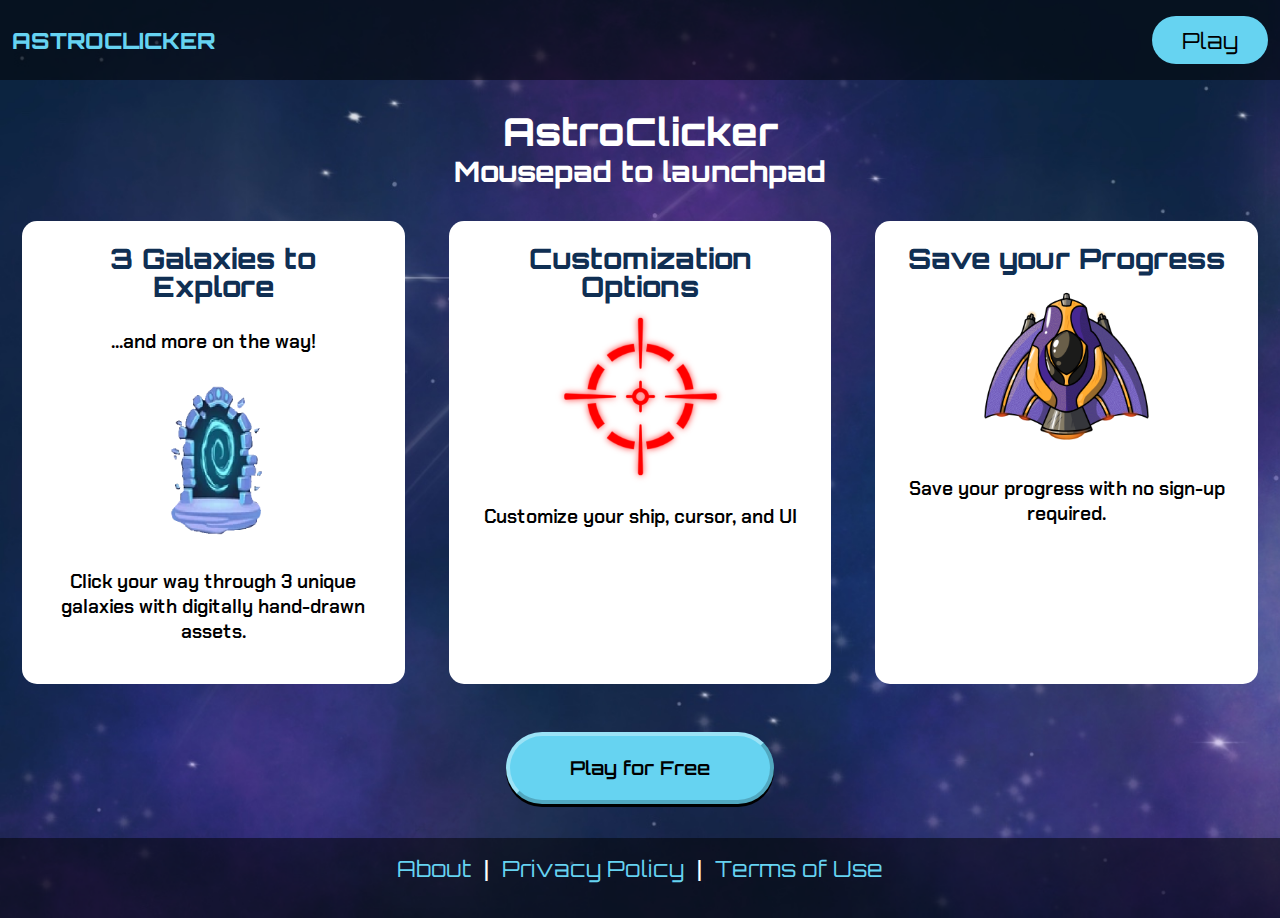
<file: AstroClicker_v2/index.html>
<!DOCTYPE html>
<html class="default G1">

<head>
    <title>AstroClicker | Mousepad to launchpad</title>
    <meta charset="UTF-8">
    <meta name="description" content="A Space Clicker Game">
    <meta name="viewport" content="width=device-width, initial-scale=1.0">
    <link rel="stylesheet" href="../AstroClicker_v2/styles/bootstrapGrid-min.css">
    <link rel="stylesheet" href="../AstroClicker_v2/styles/main-styles.css">
    <link rel="stylesheet" href="../AstroClicker_v2/styles/AstroClicker-styles.css">
    <link rel="stylesheet" href="../AstroClicker_v2/styles/settings-override-styles.css">
    <script src="../AstroClicker_v2/scripts/navbar.js" defer></script>


    <!--Google Libraries-->
    <link rel="preconnect" href="https://fonts.googleapis.com">
    <link rel="preconnect" href="https://fonts.gstatic.com" crossorigin>
    <link rel="stylesheet"
        href="https://fonts.googleapis.com/css2?family=Material+Symbols+Outlined:opsz,wght,FILL,GRAD@20..48,100..700,0..1,-50..200" />
    <link href="https://fonts.googleapis.com/css2?family=Jersey+15&family=Orbitron:wght@400..900&display=swap"
        rel="stylesheet">
    <link
        href="https://fonts.googleapis.com/css2?family=Chakra+Petch:ital,wght@0,300;0,400;0,500;0,600;0,700;1,300;1,400;1,500;1,600;1,700&display=swap"
        rel="stylesheet">

</head>

<body>

    <!--========================== NAV =================================-->
    <nav id="nav" class="row justify-content-center justify-content-sm-between align-items-center px-0 m-0 mb-4"
        style="position: relative;">
        <a href="./index.html" class="txt-center txt-left-sm col-12 col-sm-6 col-md-3 my-1">
            <h1 class="txt-h3 logo-main" style="display:block; font-size: 1.4rem;">ASTROCLICKER</h1>
        </a>
        <a href="#mainContent" class="sr-only">Skip to main content</a>

        <div class="txt-center txt-right-sm col-12 col-sm-6 col-md-9 my-0">
            <a href="./play.html" class="btn btn-primary" style="text-decoration: none;">Play</a>
        </div>
    </nav>

    <!--========================== START MAIN CONTENT =================================-->
    <main id="mainContent" class="row align-items-center justify-content-center" style="position: relative;">
        <h1 class="txt-h1 color-white txt-center my-2">AstroClicker</h1>
        <p class="txt-h3 color-white txt-center">Mousepad to launchpad</p>

        <div class="row justify-content-center m-4">
            <div class="col-12 col-md-4">
                <div class="homepage-card p-4">
                    <h2 class="txt-h3 mb-2">3 Galaxies to Explore</h2>
                    <p class="color-black">...and more on the way!</p>
                    <img src="../AstroClicker_v2/assets/imgs/galaxies/GalaxyPortal1.png" alt=""/>
                    <p class="color-black">Click your way through 3 unique galaxies with digitally hand-drawn assets.</p>
                </div>
            </div>
            <div class="col-12 col-md-4">
                <div class="homepage-card p-4">
                    <h2 class="txt-h3 mb-2">Customization Options</h2>
                    <img src="../AstroClicker_v2/assets/imgs/cursors/Cursor-AdvancedTarget-thumb.png" alt=""/>
                    <p class="color-black">Customize your ship, cursor, and UI</p>
                </div>
            </div>
            <div class="col-12 col-md-4">
                <div class="homepage-card p-4">
                    <h2 class="txt-h3 mb-2">Save your Progress</h2>
                    <img src="../AstroClicker_v2/assets/imgs/ships/Ship-TravelersShip.png" alt=""/>
                    <p class="color-black">Save your progress with no sign-up required.</p>
                </div>
            </div>
        </div>

        <a href="./play.html" class="btn btn-3d btn-primary homepage-play-btn" style="text-decoration: none;">Play for Free</a>
    </main>
    <!--========================== END MAIN CONTENT =================================-->

    <footer class="row align-items-center justify-content-between m-0 mt-4 p-2" style="position: relative;">
        <ul class="home-footer-links">
            <li><a href="./about.html">About</a></li>
            <span class="mx-2">|</span>
            <li><a href="./privacy-policy.html">Privacy Policy</a></li>
            <span class="mx-2">|</span>
            <li><a href="./Terms of Use.html">Terms of Use</a></li>
        </ul>
    </footer>

    <style>
        .logo-main {
            width: auto;
            max-width: none;
        }

        .home-footer-links a:hover {
            text-decoration: underline;
        }

        .homepage-card {
            margin: 10px;
            color: var(--color-secondary);
            background-color: var(--color-white);
            display: flex;
            flex-direction: column;
            align-items: center;
            text-align: center;
            border-radius: 15px;
            min-height: 250px;
            height: 95%;
            overflow: hidden;
        }
        .homepage-card img{
            width: 100%;
            max-width: 175px;
        }
        .homepage-play-btn{
            width: auto;
            padding: 20px 60px;
        }
        html{
            overflow-y: scroll;
        }
    </style>

</body>

</html>
</file>
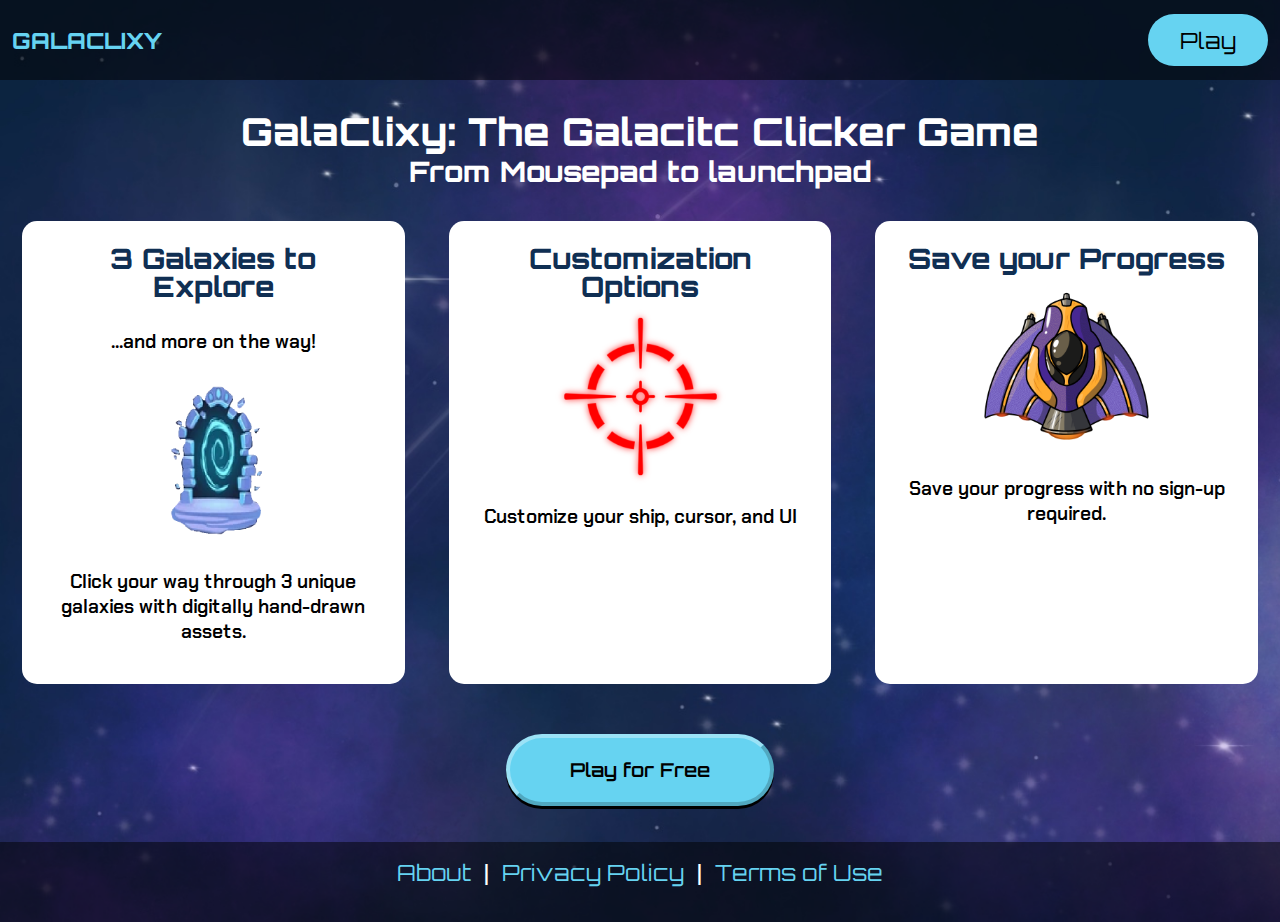
<file: Galaclixy_v3/index.html>
<!DOCTYPE html>
<html class="default G1">

<head>
    <title>GalaClixy | The Galactic Clicker Game</title>
    <meta charset="UTF-8">
    <meta name="description" content="A Galactic Clicker Game">
    <meta name="viewport" content="width=device-width, initial-scale=1.0">
    <link rel="stylesheet" href="../Galaclixy_v3/styles/bootstrapGrid-min.css">
    <link rel="stylesheet" href="../Galaclixy_v3/styles/main-styles.css">
    <link rel="stylesheet" href="../Galaclixy_v3/styles/Galaclixy-styles.css">
    <link rel="stylesheet" href="../Galaclixy_v3/styles/settings-override-styles.css">
    <script src="../Galaclixy_v3/scripts/navbar.js" defer></script>


    <!--Google Libraries-->
    <link rel="preconnect" href="https://fonts.googleapis.com">
    <link rel="preconnect" href="https://fonts.gstatic.com" crossorigin>
    <link rel="stylesheet"
        href="https://fonts.googleapis.com/css2?family=Material+Symbols+Outlined:opsz,wght,FILL,GRAD@20..48,100..700,0..1,-50..200" />
    <link href="https://fonts.googleapis.com/css2?family=Jersey+15&family=Orbitron:wght@400..900&display=swap"
        rel="stylesheet">
    <link
        href="https://fonts.googleapis.com/css2?family=Chakra+Petch:ital,wght@0,300;0,400;0,500;0,600;0,700;1,300;1,400;1,500;1,600;1,700&display=swap"
        rel="stylesheet">

</head>

<body>

    <!--========================== NAV =================================-->
    <nav id="nav" class="row justify-content-center justify-content-sm-between align-items-center px-0 m-0 mb-4"
        style="position: relative;">
        <a href="./index.html" class="txt-center txt-left-sm col-12 col-sm-6 col-md-3 my-1">
            <h1 class="txt-h3 logo-main" style="display:block; font-size: 1.4rem;">GALACLIXY</h1>
        </a>
        <a href="#mainContent" class="sr-only">Skip to main content</a>

        <div class="txt-center txt-right-sm col-12 col-sm-6 col-md-9 my-0">
            <a href="./play.html" class="btn btn-primary" style="text-decoration: none;">Play</a>
        </div>
    </nav>

    <!--========================== START MAIN CONTENT =================================-->
    <main id="mainContent" class="row align-items-center justify-content-center" style="position: relative;">
        <h1 class="txt-h1 color-white txt-center my-2">GalaClixy: The Galacitc Clicker Game</h1>
        <p class="txt-h3 color-white txt-center">From Mousepad to launchpad</p>

        <div class="row justify-content-center m-4">
            <div class="col-12 col-md-4">
                <div class="homepage-card p-4">
                    <h2 class="txt-h3 mb-2">3 Galaxies to Explore</h2>
                    <p class="color-black">...and more on the way!</p>
                    <img src="../Galaclixy_v3/assets/imgs/galaxies/GalaxyPortal1.png" alt=""/>
                    <p class="color-black">Click your way through 3 unique galaxies with digitally hand-drawn assets.</p>
                </div>
            </div>
            <div class="col-12 col-md-4">
                <div class="homepage-card p-4">
                    <h2 class="txt-h3 mb-2">Customization Options</h2>
                    <img src="../Galaclixy_v3/assets/imgs/cursors/Cursor-AdvancedTarget-thumb.png" alt=""/>
                    <p class="color-black">Customize your ship, cursor, and UI</p>
                </div>
            </div>
            <div class="col-12 col-md-4">
                <div class="homepage-card p-4">
                    <h2 class="txt-h3 mb-2">Save your Progress</h2>
                    <img src="../Galaclixy_v3/assets/imgs/ships/Ship-TravelersShip.png" alt=""/>
                    <p class="color-black">Save your progress with no sign-up required.</p>
                </div>
            </div>
        </div>

        <a href="./play.html" class="btn btn-3d btn-primary homepage-play-btn" style="text-decoration: none;">Play for Free</a>
    </main>
    <!--========================== END MAIN CONTENT =================================-->

    <footer class="row align-items-center justify-content-between m-0 mt-4 p-2" style="position: relative;">
        <ul class="home-footer-links">
            <li><a href="./about.html">About</a></li>
            <span class="mx-2">|</span>
            <li><a href="./privacy-policy.html">Privacy Policy</a></li>
            <span class="mx-2">|</span>
            <li><a href="./Terms of Use.html">Terms of Use</a></li>
        </ul>
    </footer>

    <style>
        .logo-main {
            width: auto;
            max-width: none;
        }

        .home-footer-links a:hover {
            text-decoration: underline;
        }

        .homepage-card {
            margin: 10px;
            color: var(--color-secondary);
            background-color: var(--color-white);
            display: flex;
            flex-direction: column;
            align-items: center;
            text-align: center;
            border-radius: 15px;
            min-height: 250px;
            height: 95%;
            overflow: hidden;
        }
        .homepage-card img{
            width: 100%;
            max-width: 175px;
        }
        .homepage-play-btn{
            width: auto;
            padding: 20px 60px;
        }
        html{
            overflow-y: scroll;
        }
    </style>

</body>

</html>
</file>
<file: AstroClicker_v2/styles/main-styles.css>
/*--------Variables-------*/
:root{
    /*Colors*/
    
    --color-main: #66d3f1;
    --color-main-dark:#56ade2;
    --color-secondary: #102F53;
    --color-secondary-dark: #0C2440;

    --color-white: #fff;
    --color-white-transparent: rgba(255, 255, 255, 0.5);
    --color-grey: #dedede;
    --color-black: #000;
    --color-black-transparent: rgba(0, 0, 0, 0.5);
    --color-disabled:#999999;
    --color-error:#c5171f;
    --color-error-hover:#a81119;
    --color-health:#b42b32;
    --color-exp: #66d3f1;
    --color-emph:#138109;
    
    --color-start:#fff;
    --color-start-dark:#dedede;

    --color-common:#5ffc38;
    --color-rare:#1a6aff;
    --color-unique:#ffd016;
    --color-mythic:#c125f5;
    
    /*Typography*/
    --type-main-size: 1.2rem;
    --type-main-family: "Chakra Petch", serif;
    --type-main-headings: "Orbitron", serif;

    --type-light: 400;
    --type-reg: 600;
    --type-bold: 800;
}
/*------------------------*/

/*-------Color Classes---------*/
.color-main{color:var(--color-main);}
.color-main-dark{color:var(--color-main-dark);}
.color-secondary{color:var(--color-secondary);}
.color-secondary-dark{color:var(--color-secondary-dark);}
.color-black{color:var(--color-black);}
.color-white{color:var(--color-white);}
.color-grey{color:var(--color-grey);}
.color-error{color:var(--color-error);}
.color-emph{color:var(--color-emph);}

/*Item Rarity Classes For Borders - Set Programatically*/
.common{border: 7px solid var(--color-common);}
.rare{border: 7px solid var(--color-rare);}
.unique{border: 7px solid var(--color-unique);}
.mythic{border: 7px solid var(--color-mythic);}

/*-------Screen Reader---------*/
.sr-only:not(:focus):not(:active) {
    clip: rect(0 0 0 0); 
    clip-path: inset(50%);
    height: 1px;
    overflow: hidden;
    position: absolute;
    white-space: nowrap; 
    width: 1px;
    }
/*-----------------------------*/

/*------Generic-------*/
.material-symbols-outlined {
    font-variation-settings:
    'FILL' 1,
    'wght' 500,
    'GRAD' 0,
    'opsz' 24
  }
.material-symbols-outlined {vertical-align:-5px;}
* {
    box-sizing: border-box;
  }

/*custom Scrollbar*/
::-webkit-scrollbar {
    width: 10px;
  }
::-webkit-scrollbar-track {
    background: transparent; 
  }
::-webkit-scrollbar-thumb {
    background: var(--color-main); 
    border-radius: 10px;
  }
::-webkit-scrollbar-thumb:hover {
    filter: (90%); 
    cursor: pointer;
  }

html{
    height: 100%;
    overflow:hidden;
    background-color: var(--color-secondary-dark);
}
body{
    max-width: 1920px; /*-----------------------max content width*/
    min-height: 100dvh;
    height: auto;
    margin: auto;
    background-color: var(--color-secondary-dark);
    background-image: url("../assets/imgs/BGs/BG-G1.jpg");/*default*/
    background-size: cover;
}
body, p{
    /*Type*/
    font-size: var(--type-main-size);
    font-family: var(--type-main-family);
    font-weight: var(--type-reg);
    font-style: normal;
    color: var(--color-white);
}
main{
    margin:auto;
    height: auto;
    min-height: calc(100dvh - 190px);
}
p{
    margin:20px 0px;
    color: var(--color-white);
}
a{
    color: var(--color-white);
    text-decoration: underline;
}
a:hover{
    text-decoration: none;
}
a:hover img, a:hover .material-symbols-outlined{
    text-decoration: none !important;
}
section{
    width:95dvw; /*-----------------------section width*/
    max-width:100%; /*--------------------max section width = to body*/
    margin: auto;
}
nav, footer{
    background-color: var(--color-black-transparent);
    position: fixed;
    color: var(--color-white);
    text-decoration: none;
    min-height:80px;
    width:100%;
    max-width: 1920px;
    z-index: 1000;
}
nav{
    top: 0;
}
#nav{
    visibility: visible;
}
footer{
    bottom: 0;
    z-index: 3000;
}
    /*Mobile Nav*/
    @media(max-width:575px){
        .nav-ham-menu{
            display: block !important;
            margin: 10px 0 10px 0;
        }
        nav ul{
            display: none;
        }
        .nav-mobile{
            color: var(--color-main);
        }
        .nav-mobile a{
            display: block;
            padding: 15px;
            height: 100%;
            width: 100%;
            color: var(--color-main);
            font-size: 1.2rem;
        }
        .nav-mobile a:visited{
            color: var(--color-main);
        }
        .nav-mobile a:hover{
            color:var(--color-white);
            text-decoration: none;
        }
        .nav-mobile li{
            margin-inline: 20px;
            display: inline-block;
            width:auto;
        }
        .nav-mobile li:last-of-type{
            border-bottom: none;
        }
        .nav-ham-btn{
            background-color: var(--color-main) !important;
            color: var(--color-secondary) !important;
        }
        .nav-ham-btn:hover{
            background-color: var(--color-white)!important;
            color: var(--color-secondary)!important;
        }
        .logo-main{
            margin: 10px 0 10px 0;
        }
    }
    /*-----*/
    
nav ul, footer ul{
    list-style: none;
    text-align: center;

}
nav li{
    margin:10px 20px;
    display: inline;
}
footer li{
    display: inline;
}
@media(max-width: 575px){
    nav li{
        display: block;
    }
}
nav a, footer a{
    color: var(--color-main);
    text-decoration: none;
    font-size: 1.4rem;
    font-weight: 400;
}

.logo-main{
    width: 100%;
    max-width: 150px;
    color: var(--color-main);
}
.logo-main:hover{
    color: var(--color-main);
    text-decoration: underline;
}

/*-----------------------*/


/*-----BUTTONS-----*/
button, a{
    font-size: var(--type-main-size);
    font-family: var(--type-main-headings);
    font-weight: var(--type-reg);
}
button:hover, a:hover{
    cursor: pointer;
}
.btn{
    padding: 10px 30px;
    border: none;  
}
.btn-3d{
    box-shadow: 0 3px #000;
    border-left: solid 4px rgba(255, 255, 255, 0.35) !important;
    border-top: solid 4px rgba(255, 255, 255, 0.35) !important;
    border-right: solid 4px rgba(0, 0, 0, 0.20) !important;
    border-bottom: solid 4px rgba(0, 0, 0, 0.20) !important;

}
    .btn-3d:active{
        transform: translateY(2px);
        box-shadow: 0 1px #000;
    }
.btn-mini{
    padding: 5px 15px;
    font-size: 1rem;
    border: 1px solid var(--color-black);
}
.btn, .btn-mini{
    margin: 10px 0;
    border-radius: 100px;
    display: inline-block;
}
.btn:hover, .btn-mini:hover{
    text-decoration: none;
}
.btn-primary{
    background-color: var(--color-main);
    color: var(--color-black);
}
    .btn-primary:hover{
        background-color: var(--color-main-dark);
    }
.btn-start{
     background-color: var(--color-start);
     color: var(--color-black);
}
    .btn-start:hover{
        background-color: var(--color-start-dark);
    }
.btn-primary-ghost{
    background-color: transparent;
    color: var(--color-main);
    border: var(--color-main) solid 3px;
}
    .btn-primary-ghost:hover{
        background-color: rgba(0, 0, 0, 0.15);
        color: var(--color-main-dark);
        border: var(--color-main-dark) solid 3px;
    }
.btn-secondary{
    background-color: var(--color-white);
    color: var(--color-secondary);
    border: var(--color-secondary) solid 3px;
}
    .btn-secondary:hover{
        background-color: var(--color-grey);
        color: var(--color-secondary-dark);
    }
.btn-warning{
    background-color: var(--color-error);
    color: var(--color-white);
}
    .btn-warning:hover{
        background-color: var(--color-error-hover);
    }
.btn-icon, .btn-close, .nav-ham-btn{
    z-index: 10000;
    background-color: var(--color-main);
    color: var(--color-black);
    padding: 8px;
    border-radius: 50px;
    aspect-ratio: 1;
    border:none;
}
.btn-icon:hover, .btn-close:hover{
    background-color: var(--color-main-dark);
}
.btn-close{
    position:sticky;
    left: calc(100% - 50px);
    top:0;
    margin: 0 0 10px 0;
}
.btn-icon-nobg{
    background-color: transparent;
    border: none;
    color: var(--color-white);
    padding: 8px;
    margin-inline: 10px;
}
.btn-icon-nobg:hover{
    color: var(--color-grey);
}
/*-----------------*/

/*-----LINKS-----*/
.link-primary{
    color: var(--color-main);
    text-decoration: underline;

    background-color: transparent;
    border:none;
}
.link-primary:hover{
    text-decoration: none;
}

/*-----FORM INPUTS-----*/
input[type='checkbox'] {
    width:1.5rem;
    height:1.5rem;
    border:2px solid var(--color-main-dark);
}
input[type='checkbox']:checked {
    accent-color: var(--color-main);
}
input[type='checkbox']:checked:hover {
    accent-color: var(--color-main-dark);
}
/*------------------------*/

/*-----ICONS AND IMGS-----*/
.icon-required{
    font-size: 1.4rem;
    font-weight: 600;
    color: var(--color-error);
}
.divider{
    margin: 20px;
    border: 3px dashed var(--color-main);
    box-shadow: 0 0 5px var(--color-white);
    width: 100%;
}
.settings-divider{
    margin: 20px 0 20px 0;
    border-bottom: 2px solid var(--color-grey);
    width: 100%;
}
/*-----------------*/

/*-----TYPOGRAPHY-----*/
.txt-body{
    font-size: var(--type-main-size);
}
.txt-h1, .txt-h2, .txt-h3{
    margin:0;
    font-family: var(--type-main-headings);
    font-weight: var(--type-bold);
    line-height: 1;
}
.txt-h1{
    margin:0;
    font-size: 2.5rem;/*fallback*/
    font-size: clamp(2.4rem, 3vw, 3.2rem);
}
.txt-h2{
    margin:0;
    font-size: 2rem;/*fallback*/
    font-size: clamp(1.8rem, 2.6vw, 2.4rem);
}
.txt-h3{
    margin:0;
    font-size: 1.5rem;/*fallback*/
    font-size: clamp(1.4rem, 2.2vw, 1.8rem);
}
.txt-h4{
    margin:0;
    font-size: var(--type-main-size);
    font-family: var(--type-main-family);
    font-weight: var(--type-reg);
    font-style: normal;
}
.txt-required{
    font-style: italic;
    font-size: 1rem;
}
.txt-bold{
    font-weight: var(--type-bold);
}
.txt-center{text-align: center;}
.txt-left{text-align: left;}
.txt-right{text-align: right;}
@media (min-width: 576px){
    .txt-center-sm{text-align: center;}
    .txt-left-sm{text-align: left;}
    .txt-right-sm{text-align: right;}
}
@media (min-width: 768px){
    .txt-center-md{text-align: center;}
    .txt-left-md{text-align: left;}
    .txt-right-md{text-align: right;}
}
@media (min-width: 992px){
    .txt-center-lg{text-align: center;}
    .txt-left-lg{text-align: left;}
    .txt-right-lg{text-align: right;}
}
/*-------------------*/

/*-----------Cards -----------*/
.settingsSubContainer{
    border: var(--color-main) dashed 3px;
    border-radius: 10px;
}
.settingsSubContainer .btn-mini{
    background-color: var(--color-white);
    color: var(--color-black);
}
.settingsSubContainer .btn-mini:hover{
    background-color: var(--color-grey);
}
.modal{
    display: none;
    position: absolute;
    padding: 20px;
    margin:auto;
    z-index: 5000;
    width: 70vw;
    height:auto;
    min-height: 400px;
    max-height: 80dvh;
    margin: auto;
    border-radius: 10px;
    background-color: var(--color-secondary-dark);
    border: var(--color-main) 3px solid;
    box-shadow: 0px 0px 10px var(--color-white);
    cursor: default;
    overflow-y: scroll;
    overflow-x: hidden;

    background-image: url("../assets/imgs/BGs/BG-Menu.png");
    background-size: contain;
}
.alert-modal{
    display: none;
    position: absolute;
    padding: 20px;
    margin:auto;
    z-index: 6000;
    width: 400px;
    height:auto;
    min-height: 300px;
    max-height: 70dvh;
    max-width: 80vw;
    margin: auto;
    border-radius: 10px;
    background-color: var(--color-white);
    border: var(--color-main 3px solid);
    cursor: default;
    overflow-y: scroll;
    overflow-x: hidden;
}
.item-card{
    margin: 10px;
    color: var(--color-white);
    background-color: var(--color-secondary);
    box-shadow: 0 0 12px rgba(255, 255, 255, 0.5);
    display: flex;
    flex-direction: column;
    justify-content: space-between;
    align-items: center;
    text-align: center;
    border-radius: 15px;
    min-height: 250px;
    height: 95%;
    overflow: hidden;
}
.item-card>i{
    padding-bottom: 10px;
}
.item-card.owned, .item-card.hidden, .item-card.equipped{
    cursor: default !important;
}
.item-card.equipped>button{
    display: none;
}
.item-card.hidden{
    cursor: default !important;
}
.item-card.owned>.item-cost, .item-card>.buy-tag, .owned-tag, .equipped-tag{
    display:none;
}
.item-card.owned>.owned-tag, .item-card.equipped>.equipped-tag, .item-card.buyable:hover>.buy-tag{
    display: block;
    background-color: var(--color-emph);
    color: var(--color-white);
    padding: 20px;
    border-radius: 0 0 7px 7px;
    text-align: center;
    width: 100%;
}
.item-card.buyable:hover{
    filter: brightness(90%);
    cursor: pointer;
}
.item-card.buyable:hover>.buy-tag{
    background-color: var(--color-main) !important;
    color: var(--color-black) !important;
}
.item-card.buyable:hover>.item-cost{
    display: none;
}
.item-card p{
    font-size: 1.6rem;
    color: var(--color-white);
}
.item-card.buyable:hover>.buy-tag, .item-card.owned>.owned-tag{
    font-size: 1.6rem;
    color: var(--color-white);
}
.item-card.hidden{
    justify-content: center;
    background-color: var(--color-secondary);
    color: var(--color-white);
}
.item-card.hidden>*{
    display: none;
}
.item-card.hidden::before{
    text-align: center;
    font-size: 2.4rem;
    /*content: "?";*/
}
.item-card.hidden::after{
    text-align: center;
    font-size: 1.2rem;
    font-style: italic;
    content: "Coming Soon";
}
.item-img{
    text-align: center;
    max-width: 250px;
    width: 100%;

}
@media(max-width: 600px){
    .modal{
        width: 100dvw;
    }
    .alert-modal{
        width: calc(100dvw - 20px);
    }
}


/*PopUps*/
/* Popup container - can be anything you want */
.popup {
    position: relative;
  }
  
  .popup .popupTxt {
    visibility: hidden;

    position: absolute;
    left: 50%;
    transform: translateX(-50%);
    bottom: 95%;

    font-size: .8rem;
    width: 120px;
    background-color: #171717;
    color: #fff;
    text-align: center;
    border-radius: 8px;
    padding: 5px;
  }

  .popup .popupTxt.flash-popup{
    animation: fadeIn 5s;
  }
  
  @keyframes fadeIn {
    0% {visibility: visible; opacity: 0;}
    20% {opacity:1 ;}
    80% {opacity:1 ;}
    100%{visibility:hidden; opacity:0 ;}
  }
</file>
<file: AstroClicker_v2/styles/AstroClicker-styles.css>
/*-----Play Viewport, Player, and Score-----*/
#playVP {
    position: relative;
    width: 100dvw;
    height: 100dvh;
    display: flex;
    flex-direction: column;
    justify-content: center;
    align-items: center;
    overflow: hidden;
}

#player {
    z-index: 800;
    height: 150px;
    width: 150px;
    transition: ease;
}

#score {
    all: unset;
    background-color: transparent;
    color: var(--color-white);
    font-size: 2rem;
    font-weight: 300;
    max-width: 100%;
    width: 250px;
    overflow: visible;
}

#lvl {
    all: unset;
    background-color: transparent;
    color: var(--color-white);
    font-size: 1rem;
    font-weight: 300;
    text-align: right;
    width: 60px;
    margin-top: 5px;
}

#health {
    -webkit-appearance: none;
    width: 100%;
    height: 20px;
}

#health::-webkit-progress-bar {
    background-color: var(--color-black);
    border-radius: 20px;
    border: 2px solid var(--color-black);
    transition: width 1.25s ease;
}

#health::-webkit-progress-value {
    background-color: var(--color-health);
    /*fallback*/
    background: linear-gradient(90deg,
            rgb(116, 9, 50) 0%,
            rgb(205, 10, 10) 25%,
            rgb(224, 91, 19) 50%,
            rgb(205, 10, 10) 75%,
            rgb(116, 9, 50) 100%);
    border-radius: 17px;
    transition: width 1.25s ease;
}

#exp {
    -webkit-appearance: none;
    width: 100%;
    height: 8px;
    position: absolute;
    top: 0;
    left: 0;
    right: 0;

}

#exp::-webkit-progress-bar {
    background-color: var(--color-black);
    transition: width .75s ease;
}

#exp::-webkit-progress-value {
    background-color: var(--color-exp);
    transition: width .75s ease;
}

#homePlanet {
    position: absolute;
    bottom: 0;
    left: 0;
    right: 0;
    height: 800px;
    background-image: url("../assets/imgs/BGs/BlastOff-G1.png");
    background-size: contain;
    background-position: bottom;
    background-repeat: no-repeat;

}
/*----------Custom Cursors------------*/
.default {
    cursor: default 0 0, auto;
}
.default .obj:hover{
    cursor: pointer;
}

.dot {
    cursor: url('../assets/imgs/cursors/Cursor-Dot.png') 25 25, auto;
}

.dot2 {
    cursor: url('../assets/imgs/cursors/Cursor-DotLines.png') 25 25, auto;
}

.target {
    cursor: url('../assets/imgs/cursors/Cursor-Target.png') 25 25, auto;
}

.target2 {
    cursor: url('../assets/imgs/cursors/Cursor-AdvancedTarget.png') 25 25, auto;
}

.target3 {
    cursor: url('../assets/imgs/cursors/Cursor-SuperiorTarget.png') 25 25, auto;
}

.arrow {
    cursor: url('../assets/imgs/cursors/Cursor-Arrow.png') 25 25, auto;
}

.cross {
    cursor: url('../assets/imgs/cursors/Cursor-Cross.png') 25 25, auto;
}

.flower {
    cursor: url('../assets/imgs/cursors/Cursor-Flower.png') 25 25, auto;
}

.skull {
    cursor: url('../assets/imgs/cursors/Cursor-Skull.png') 25 25, auto;
}

.smile {
    cursor: url('../assets/imgs/cursors/Cursor-Dot.png') 25 25, auto;
}

.star {
    cursor: url('../assets/imgs/cursors/Cursor-Dot.png') 25 25, auto;
}

.money {
    cursor: url('../assets/imgs/cursors/Cursor-Dot.png') 25 25, auto;
}

.boom {
    cursor: url('../assets/imgs/cursors/Cursor-Dot.png') 25 25, auto;
}

.aster {
    cursor: url('../assets/imgs/cursors/Cursor-Dot.png') 25 25, auto;
}

.rocket {
    cursor: url('../assets/imgs/cursors/Cursor-Dot.png') 25 25, auto;
}

.blackhole {
    cursor: url('../assets/imgs/cursors/Cursor-Dot.png') 25 25, auto;
}

.gal {
    cursor: url('../assets/imgs/cursors/Cursor-Dot.png') 25 25, auto;
}

.dot .obj:hover,
.dot2 .obj:hover,
.target .obj:hover,
.target2 .obj:hover,
.target3 .obj:hover,
.arrow .obj:hover,
.cross .obj:hover,
.flower .obj:hover,
.skull .obj:hover,
.smile .obj:hover,
.star .obj:hover,
.money .obj:hover,
.boom .obj:hover,
.aster .obj:hover,
.rocket .obj:hover,
.blackhole .obj:hover,
.gal .obj:hover{
    cursor: inherit;
}

/*-----------------------------*/

/*----------Tool Tips------------*/
/* Tooltip container */
.clicker-box {
    position: relative;
    display: inline-block;
}

/* Tooltip text */
.clicker-box .clicker-num {
    visibility: hidden;
    width: auto;

    margin: 0;
    padding: 0;

    position: absolute;
    top: 50%;
    transform: translateY(-50%);
    left: 0;
    right: 0;

    display: inline;
    left: 0;
    z-index: 1;

    font-family: var(--type-main-family);
    font-size: 3rem;
    color: var(--color-black);
    border-radius: 10px;

    text-align: center;
    padding: 10px 0;
}

.clicker-box:hover .clicker-num {
    visibility: visible;
}

/*---------------------------------*/

/*--------Cursor Default--------*/

/*-----------------------------*/


/*-----Visuals and Animations------*/
.icon-coin {
    width: 40px;
    height: 40px;
    content: url("../assets/imgs/UI/Icon-Coin.png");
}
.item-card .icon-coin {
    vertical-align: -12px;
    vertical-align: -6px;
    width: 30px;
    height: 30px;
    display: inline-block;
}
#objsBG {
    position: absolute;
    overflow: hidden;
    height: 100%;
    width: 100%;
    top: 0;
    left: 0;
    right: 0;
    bottom: 0;
}

.starFar,
.starClose {
    position: absolute;
    font-family: "Material Symbols Outlined";
    font-variation-settings:
        'FILL' 1;

    top: 0;
    color: var(--color-white);
}

.starFar {
    font-size: 10px;
    animation: animateStars 30s linear infinite;
}

.starClose {
    font-size: 20px;
    animation: animateStars 20s linear infinite;
}

.starFar::before,
.starClose::before {
    content: "\f526";
    text-shadow: 0 0 5px var(--color-white),
        0 0 20px var(--color-white),
        0 0 50px var(--color-white);
}

.obj {
    background-color: transparent;
    box-shadow: none;
    border: none;
    cursor: default;
    position: absolute;
    background-size: contain;
    top: -200px;
    z-index: 500;
}

.obj:hover {
    cursor: pointer;
}

.asteroid {
    /*defaults*/
    animation: animateObjs 20s linear infinite;
    background-image: url("../assets/imgs/objects/Obj-Asteroid-G1.png");
    height: 100px;
    width: 100px;
}

.sm-planet {
    /*defaults*/
    animation: animateObjs 30s linear infinite;
    background-image: url("../assets/imgs/objects/Obj-SmPlanet-G1.png");
    height: 140px;
    width: 140px;
}

.md-planet {
    /*defaults*/
    animation: animateObjs 40s linear infinite;
    background-image: url("../assets/imgs/objects/Obj-MdPlanet-G1.png");
    height: 165px;
    width: 165px;
}

.lg-planet {
    /*defaults*/
    animation: animateObjs 50s linear infinite;
    background-image: url("../assets/imgs/objects/Obj-LgPlanet-G1.png");
    height: 220px;
    width: 220px;
}

.asteroid:hover,
.sm-planet:hover,
.md-planet:hover {
    filter: brightness(70%);
}

.animateHomePlanet {
    transition: 40s;
    transform: translateY(100dvh);

}

#TravelBox {
    display: none;
    overflow: hidden;
    position: absolute;
    top: 50%;
    left: 50%;
    background-color: var(--color-black);
    transform: translate(-50%, -50%);
    align-items: center;
    justify-content: center;
    height: 150dvw;
    width: 150dvw;
    z-index: 700;
}

#TravelBox.flash-popup {
    animation: animateTravel 4s;
}

@keyframes animateStars {
    0% {
        transform: translateY(0) rotate(0deg);
    }

    100% {
        transform: translateY(100dvh) rotate(360deg);
    }
}

@keyframes animateObjs {
    0% {
        transform: translateY(0) rotate(-30deg);
    }

    100% {
        transform: translateY(calc(150dvh)) rotate(30deg);
    }
}

@keyframes animateTravel {
    0% {
        visibility: visible;
        opacity: 0;
    }

    20% {
        opacity: 1;
    }

    80% {
        opacity: 1;
    }

    100% {
        visibility: hidden;
        opacity: 0;
    }
}

/*-------------------------------*/


/*---------- Galaxy Level Asset Packs -----------*/

/*  Galaxy Level 1*/
.G1 body {
    background-image: url("../assets/imgs/BGs/BG-G1.jpg");
}

.G1 .asteroid {
    background-image: url("../assets/imgs/objects/Obj-Asteroid-G1.png");
}

.G1 .sm-planet {
    background-image: url("../assets/imgs/objects/Obj-SmPlanet-G1.png");
}

.G1 .md-planet {
    background-image: url("../assets/imgs/objects/Obj-MdPlanet-G1.png");
}

.G1 .lg-planet {
    background-image: url("../assets/imgs/objects/Obj-LgPlanet-G1.png");
}

/*  Galaxy Level 2*/
.G2 body {
    background-image: url("../assets/imgs/BGs/BG-G2.jpg");
}

.G2 .asteroid {
    background-image: url("../assets/imgs/objects/Obj-Asteroid-G1.png");
}

.G2 .sm-planet {
    background-image: url("../assets/imgs/objects/Obj-SmPlanet-G2.png");
}

.G2 .md-planet {
    background-image: url("../assets/imgs/objects/Obj-MdPlanet-G2.png");
}

.G2 .lg-planet {
    background-image: url("../assets/imgs/objects/Obj-LgPlanet-G2.png");
}

/*  Galaxy Level 3*/
.G3 body {
    background-image: url("../assets/imgs/BGs/BG-G3.jpg");
}

.G3 .asteroid {
    background-image: url("../assets/imgs/objects/Obj-Asteroid-G1.png");
}

.G3 .sm-planet {
    background-image: url("../assets/imgs/objects/Obj-SmPlanet-G3.png");
}

.G3 .md-planet {
    background-image: url("../assets/imgs/objects/Obj-MdPlanet-G3.png");
}

.G3 .lg-planet {
    background-image: url("../assets/imgs/objects/Obj-LgPlanet-G3.png");
}

/*  Galaxy Level 4*/
.G4 body {
    background-image: url("../assets/imgs/BGs/BG-G4.jpg");
}

.G4 .asteroid {
    background-image: url("../assets/imgs/objects/Obj-Asteroid-G1.png");
}

.G4 .sm-planet {
    background-image: url("../assets/imgs/objects/Obj-SmPlanet-G3.png");
}

.G4 .md-planet {
    background-image: url("../assets/imgs/objects/Obj-MdPlanet-G3.png");
}

.G4 .lg-planet {
    background-image: url("../assets/imgs/objects/Obj-LgPlanet-G3.png");
}

/*  Galaxy Level 5*/
.G5 body {
    background-image: url("../assets/imgs/BGs/BG-G5.jpg");
}

.G5 .asteroid {
    background-image: url("../assets/imgs/objects/Obj-Asteroid-G1.png");
}

.G5 .sm-planet {
    background-image: url("../assets/imgs/objects/Obj-SmPlanet-G3.png");
}

.G5 .md-planet {
    background-image: url("../assets/imgs/objects/Obj-MdPlanet-G3.png");
}

.G5 .lg-planet {
    background-image: url("../assets/imgs/objects/Obj-LgPlanet-G3.png");
}

/*  Galaxy Level 6*/
.G6 body {
    background-image: url("../assets/imgs/BGs/BG-G6.jpg");
}

.G6 .asteroid {
    background-image: url("../assets/imgs/objects/Obj-Asteroid-G1.png");
}

.G6 .sm-planet {
    background-image: url("../assets/imgs/objects/Obj-SmPlanet-G3.png");
}

.G6 .md-planet {
    background-image: url("../assets/imgs/objects/Obj-MdPlanet-G3.png");
}

.G6 .lg-planet {
    background-image: url("../assets/imgs/objects/Obj-LgPlanet-G3.png");
}

/*  Galaxy Level 7*/
.G7 body {
    background-image: url("../assets/imgs/BGs/BG-G7.jpg");
}

.G7 .asteroid {
    background-image: url("../assets/imgs/objects/Obj-Asteroid-G1.png");
}

.G7 .sm-planet {
    background-image: url("../assets/imgs/objects/Obj-SmPlanet-G3.png");
}

.G7 .md-planet {
    background-image: url("../assets/imgs/objects/Obj-MdPlanet-G3.png");
}

.G7 .lg-planet {
    background-image: url("../assets/imgs/objects/Obj-LgPlanet-G3.png");
}
/*-----------------------------------------------*/
</file>
<file: AstroClicker_v2/styles/settings-override-styles.css>
/*============== Color Mode Vars ============*/
:root{

    /*Black and White*/
    --color-white: #fff;
    --color-black: #000;

    /*Dark Mode*/
    --dm-bg: #1d1d1d;
    --dm-bg-card: #313131;

    /*Light Mode*/
    --lm-bg: #f1f1f1;
    --lm-bg-card: #ffffff;

    /*High Contrast*/
    --hc-clr1: #FFFF00;
    --hc-clr1-hov: #e8d50b;
    --hc-clr2: #00F7FF;
    --hc-common: #2FFF00;
    --hc-rare: #00F7FF;
    --hc-unique: #FFDD00;
    --hc-mythic: #FFBCE8;

    /* Color Blind Due Pro*/
    --cbdp-clr1: #2754d1;
    --cbdp-clr1-hov: #2247ae;
    --cbdp-clr2: #daad29;
    --cbdp-common: #edff66;
    --cbdp-rare: #4e89db;
    --cbdp-unique: #eeba10;
    --cbdp-mythic: #2636cd;

    /* Color Blind Tri*/
    --cbt-clr1: #bb1345;
    --cbt-clr1-hov: #901137;
    --cbt-clr2: #21bfc5;
    --cbt-common: #5bffe1;
    --cbt-rare: #ed4da5;
    --cbt-unique: #3b7ad2;
    --cbt-mythic: #be1553; 
}
/*===========================================*/

/*------------ Black and White -----------*/
.black-and-white-mode{
    filter: grayscale(1) !important;
}
/*----------------------------------------*/

/*------------ Dark Mode ------ -----------*/
.dark-mode .modal{
    background-color: var(--dm-bg);
}
.dark-mode .item-card{
    background-color: var(--dm-bg-card);
}
.dark-mode p, .dark-mode h1, .dark-mode h2, .dark-mode h3, .dark-mode h4, .dark-mode label, .dark-mode .img-cost, .dark-mode .item-card i{
    color: var(--color-white) !important;
}
/*-----------------------------------------*/

/*------------ Light Mode ------ -----------*/
.light-mode .modal{
    background-color: var(--lm-bg);
    background-image: none;
}
.light-mode .item-card{
    background-color: var(--lm-bg-card);
}
.light-mode p, .light-mode h1, .light-mode h2, .light-mode h3, .light-mode h4, .light-mode label, .light-mode .img-cost, .light-mode .item-card{
    color: var(--color-black) !important;
}
.light-mode .logo-main{
    color: var(--color-white) !important;
}
/*-----------------------------------------*/

/*------------ Custom UI Colors -----------*/
.ui-custom-colors:hover{
    filter: brightness(90%) !important;
}
/*-----------------------------------------*/

/*------------ Targeting Boxes -----------*/
.target-boxes #player{
    border: 3px dashed #1ae65e !important;
}
.target-boxes .obj{
    border: 3px dashed #da0e0e !important;
}

.high-contrast-mode.target-boxes #player{
    border: 3px dashed #00ff15 !important;
}
.high-contrast-mode.target-boxes .obj{
    border: 3px dashed #00F7FF !important;
}

.color-blind-deu-pro.target-boxes #player{
    border: 3px dashed #00F7FF !important;
}
.color-blind-deu-pro.target-boxes .obj{
    border: 3px dashed #ffea00 !important;
}

.color-blind-tri.target-boxes #player{
    border: 3px dashed #ffea00 !important;/*yellow because of hue rotate on player - turns to cyan*/
}
.color-blind-tri.target-boxes .obj{
    border: 3px dashed #00e5ff !important; /*blue because of hue rotate on objs - turns to pink*/
}
/*-----------------------------------------*/

/*------------ Cursors -----------*/
.disable-cursors body{
    cursor: default !important;
}
.disable-cursors .obj:hover{
    cursor: pointer;
}
/*--------------------------------*/

/*------------ High Contrast Mode -----------*/
.high-contrast-mode .logo-main{
    background-color: var(--color-black) !important;
}
.high-contrast-mode p, .high-contrast-mode h1, .high-contrast-mode h2, .high-contrast-mode h3, .high-contrast-mode h4{
    color: var(--color-white) !important;
}
.high-contrast-mode .divider, .high-contrast-mode .settingsSubContainer{
    border: 3px dashed var(--hc-clr1) !important;
}
.high-contrast-mode footer, .high-contrast-mode nav{
    --color-black-transparent: rgba(0, 0, 0, 0.7);
}
.high-contrast-mode .modal{
    background-color: var(--color-black) !important;
    color: var(--color-white) !important;
}
.high-contrast-mode .item-card{
    background-color: #191919 !important;
    color: var(--color-white) !important;
}
.high-contrast-mode .obj .clicker-num{
    color: var(--color-black) !important;
}
.high-contrast-mode .obj:hover .clicker-num{
    color: var(--color-black) !important;
    background-color: var(--color-white) !important;
    display: block !important;
    width: auto !important;
    padding: 0 !important;

}
.high-contrast-mode .btn{
    background-color: var(--hc-clr1) !important;
    color: var(--color-black) !important;
    border: 3px solid var(--color-black) !important;
}
    .high-contrast-mode .btn:hover{
        background-color: var(--hc-clr1-hov) !important;
    }
.high-contrast-mode #health::-webkit-progress-bar {
    background-color: var(--color-black) !important;
    border: 2px solid var(--color-black) !important;
}
.high-contrast-mode #health::-webkit-progress-value {
    background-color: var(--hc-clr2) !important;
}

/*inputs*/
.high-contrast-mode #score, .high-contrast-mode #lvl, .high-contrast-mode #lvlLabel{
    background-color: var(--color-black) !important;
}
.high-contrast-mode input[type='checkbox'] {
    background-color: var(--hc-clr1) !important;
    accent-color: var(--color-black) !important;
}
.high-contrast-mode input[type='checkbox']:checked {
    background-color: var(--color-black) !important;
    accent-color: var(--hc-clr1) !important;
}
.high-contrast-mode input[type='range'] {
    background-color: var(--color-white) !important;
    accent-color: var(--hc-clr1) !important;
}
.high-contrast-mode input[type='checkbox']:hover {
    background-color: var(--hc-clr1-hov) !important;
}
.high-contrast-mode input[type='checkbox']:checked:hover {
    accent-color: var(--hc-clr1-hov) !important;
}
.high-contrast-mode input[type='range']:hover {
    accent-color: var(--hc-clr1-hov) !important;
}

.high-contrast-mode ::-webkit-scrollbar-thumb {
    background: var(--hc-clr1) !important; 
    border-radius: 10px !important;
  }
.high-contrast-mode .item-card .owned-tag, .high-contrast-mode .item-card .equipped-tag{
    color: var(--color-black)  !important;
    background-color:var(--hc-clr2)  !important;
}
.high-contrast-mode .item-card.buyable:hover>.buy-tag{
    color: var(--color-black)  !important;
    background-color: var(--hc-clr1)  !important;
}
/*rarities*/
.high-contrast-mode .common{
    border: 7px solid var(--hc-common) !important;
}
.high-contrast-mode .rare{
    border: 7px solid var(--hc-rare)  !important;
}
.high-contrast-mode .unique{
    border: 7px solid var(--hc-unique) !important;
}
.high-contrast-mode .mythic{
    border: 7px solid var(--hc-mythic) !important;
}
/*------------ ----------------- -----------*/







/*------------ Color Blind Mode 1 - DEU - PRO-----------*/
.color-blind-deu-pro .color-blindness-filter{
    position: absolute;
    top: 0;
    bottom:0;
    right: 0;
    left:0;
    height: 100%;
    width: 100%;
    background-image: linear-gradient(rgba(0, 0, 255, .08), rgba(0,0,255,.08)); /*adds blue filter to bg*/
    z-index: 400;
}
.color-blind-deu-pro #player, .color-blind-deu-pro .obj,
.color-blind-deu-pro #ship-container .item-img, .color-blind-deu-pro #galaxy-container .item-img,
.color-blind-deu-pro #myships-container .item-img, .color-blind-deu-pro #mygalaxies-container .item-img{
    filter:sepia(65%) saturate(1.50); /*adds yellow filter to objs and player*/
}
.color-blind-deu-pro #mycursors-container .item-img, .color-blind-deu-pro #cursor-container .item-img{
    filter: hue-rotate(215deg);
}

.color-blind-deu-pro .logo-main{
    color: var(--color-white);
}

.color-blind-deu-pro .logo-main:hover{
    color: var(--color-white);
    text-decoration: underline;
}
.color-blind-deu-pro .btn{
    background-color: var(--cbdp-clr1) !important;
    color: var(--color-white) !important;
}
.color-blind-deu-pro .btn .btn-icon-nobg{
    background-color: transparent !important;
    color: var(--color-white) !important;
}
    .color-blind-deu-pro .btn:hover{
        background-color: var(--cbdp-clr1-hov) !important;
    }
.color-blind-deu-pro #health::-webkit-progress-bar {
    background-color: var(--color-black) !important;
    border: 2px solid var(--color-white) !important;
}
.color-blind-deu-pro #health::-webkit-progress-value {
    background-color: #2faedc !important;/*fallback*/
    background: linear-gradient(
        90deg,
        rgb(33, 75, 164) 0%,
        rgb(47, 174, 220) 25%,
        rgb(138, 237, 255) 50%,
        rgb(47, 174, 220) 75%,
        rgb(33, 75, 164) 100%
      ) !important;
}

/*inputs*/
.color-blind-deu-pro input[type='checkbox'] {
    background-color: var(--cbdp-clr1) !important;
    accent-color: var(--color-white) !important;
}
.color-blind-deu-pro input[type='checkbox']:checked {
    background-color: var(--color-white) !important;
    accent-color: var(--cbdp-clr1) !important;
}
.color-blind-deu-pro input[type='range'] {
    background-color: var(--color-white) !important;
    accent-color: var(--cbdp-clr1) !important;
}
.color-blind-deu-pro input[type='checkbox']:hover {
    background-color: var(--cbdp-clr1-hov) !important;
}
.color-blind-deu-pro input[type='checkbox']:checked:hover {
    accent-color: var(--cbdp-clr1-hov) !important;
}
.color-blind-deu-pro input[type='range']:hover {
    accent-color: var(--cbdp-clr1-hov) !important;
}
.color-blind-deu-pro .item-card .owned-tag, .color-blind-deu-pro .item-card .equipped-tag{
    color: var(--color-black)  !important;
    background-color: var(--cbdp-clr2)  !important;
}
.color-blind-deu-pro .item-card.buyable:hover>.buy-tag{
    color: var(--color-white)  !important;
    background-color: var(--cbdp-clr1)  !important;
}
/*rarities*/
.color-blind-deu-pro .common{
    border: 7px solid var(--cbdp-common) !important;
}
.color-blind-deu-pro .rare{
    border: 7px solid var(--cbdp-rare)  !important;
}
.color-blind-deu-pro .unique{
    border: 7px solid var(--cbdp-unique) !important;
}
.color-blind-deu-pro .mythic{
    border: 7px solid var(--cbdp-mythic) !important;
}

/*cursors for color blind mode due pro*/
.default{cursor: default 0 0, auto;}
.color-blind-deu-pro .dot{cursor: url('../assets/imgs/cursors/Cursor-Dot.png') 25 25, auto !important;}
.color-blind-deu-pro .dot2{cursor: url('../assets/imgs/cursors/Cursor-DotLines.png') 25 25, auto !important;}
.color-blind-deu-pro .target{cursor: url('../assets/imgs/cursors/Cursor-Target.png') 25 25, auto !important;}
.color-blind-deu-pro .target2{cursor: url('../assets/imgs/cursors/Cursor-AdvancedTarget.png') 25 25, auto !important;}
.color-blind-deu-pro .target3{cursor: url('../assets/imgs/cursors/Cursor-SuperiorTarget.png') 25 25, auto !important;}
.color-blind-deu-pro .arrow{cursor: url('../assets/imgs/cursors/Cursor-Arrow.png') 25 25, auto !important;}
.color-blind-deu-pro .cross{cursor: url('../assets/imgs/cursors/Cursor-Cross.png') 25 25, auto !important;}
.color-blind-deu-pro .flower{cursor: url('../assets/imgs/cursors/Cursor-Flower.png') 25 25, auto !important;}
.color-blind-deu-pro .skull{cursor: url('../assets/imgs/cursors/Cursor-Skull.png') 25 25, auto !important;}
.color-blind-deu-pro .smile{cursor: url('../assets/imgs/cursors/Cursor-Dot.png') 25 25, auto !important;}
.color-blind-deu-pro .star{cursor: url('../assets/imgs/cursors/Cursor-Dot.png') 25 25, auto !important;}
.color-blind-deu-pro .money{cursor: url('../assets/imgs/cursors/Cursor-Dot.png') 25 25, auto !important;}
.color-blind-deu-pro .boom{cursor: url('../assets/imgs/cursors/Cursor-Dot.png') 25 25, auto !important;}
.color-blind-deu-pro .aster{cursor: url('../assets/imgs/cursors/Cursor-Dot.png') 25 25, auto !important;}
.color-blind-deu-pro .rocket{cursor: url('../assets/imgs/cursors/Cursor-Dot.png') 25 25, auto !important;}
.color-blind-deu-pro .blackhole{cursor: url('../assets/imgs/cursors/Cursor-Dot.png') 25 25, auto !important;}
.color-blind-deu-pro .gal{cursor: url('../assets/imgs/cursors/Cursor-Dot.png') 25 25, auto !important;}

/*------------ ----------------- -----------*/



/*------------ Color Blind Mode 2 - TRI -----------*/
.color-blind-tri .color-blindness-filter{
    position: absolute;
    top: 0;
    bottom:0;
    right: 0;
    left:0;
    height: 100%;
    width: 100%;
    background-image: linear-gradient(rgba(0, 145, 255, 0.08), rgba(0,145,255,.08)); /*adds blue filter to bg*/
    z-index: 400;
}
.color-blind-tri #player, .color-blind-tri .obj,
.color-blind-tri #ship-container .item-img, .color-blind-tri #galaxy-container .item-img,
.color-blind-tri #myships-container .item-img, .color-blind-tri #mygalaxies-container .item-img{
    filter:sepia(30%) hue-rotate(145deg); /*adds cyan filter to objs and player*/
}

.color-blind-tri .logo-main{
    color: var(--color-white);
}
.color-blind-tri .logo-main:hover{
    color: var(--color-white);
    text-decoration: underline;
}
.color-blind-tri .btn{
    background-color: var(--cbt-clr1) !important;
    color: var(--color-white) !important;
}
.color-blind-tri .btn .btn-icon-nobg{
    background-color: transparent !important;
    color: var(--color-white) !important;
}
    .color-blind-tri .btn:hover{
        background-color: var(--cbt-clr1-hov) !important;
    }
.color-blind-tri #health::-webkit-progress-bar {
    background-color: var(--color-black) !important;
    border: 2px solid var(--color-white) !important;
}
.color-blind-tri #health::-webkit-progress-value {
    background-color: var(--color-health);/*fallback*/
    background: linear-gradient(
        90deg,
        rgb(116, 9, 50) 0%,
        rgb(205, 10, 82) 25%,
        rgb(224, 19, 142) 50%,
        rgb(205, 10, 82) 75%,
        rgb(116, 9, 50) 100%
      ) !important;
}

/*inputs*/
.color-blind-tri input[type='checkbox'] {
    background-color: var(--cbt-clr1) !important;
    accent-color: var(--color-white) !important;
}
.color-blind-tri input[type='checkbox']:checked {
    background-color: var(--color-white) !important;
    accent-color: var(--cbt-clr1) !important;
}
.color-blind-tri input[type='range'] {
    background-color: var(--color-white) !important;
    accent-color: var(--cbt-clr1) !important;
}
.color-blind-tri input[type='checkbox']:hover {
    background-color: var(--cbt-clr1-hov) !important;
}
.color-blind-tri input[type='checkbox']:checked:hover {
    accent-color: var(--cbt-clr1-hov) !important;
}
.color-blind-tri input[type='range']:hover {
    accent-color: var(--cbt-clr1-hov) !important;
}
.color-blind-tri .item-card .owned-tag, .color-blind-tri .item-card .equipped-tag{
    color: var(--color-black)  !important;
    background-color: var(--cbt-clr2)  !important;
}
.color-blind-tri .item-card.buyable:hover>.buy-tag{
    color: var(--color-white)  !important;
    background-color: var(--cbt-clr1)  !important;
}
/*rarities*/
.color-blind-tri .common{
    border: 7px solid var(--cbt-common) !important;
}
.color-blind-tri .rare{
    border: 7px solid var(--cbt-rare)  !important;
}
.color-blind-tri .unique{
    border: 7px solid var(--cbt-unique) !important;
}
.color-blind-tri .mythic{
    border: 7px solid var(--cbt-mythic) !important;
}

/*------------ ----------------- -----------*/
</file>
<file: Galaclixy_v3/styles/main-styles.css>
/*--------Variables-------*/
:root{
    /*Colors*/
    
    --color-main: #66d3f1;
    --color-main-dark:#56ade2;
    --color-secondary: #102F53;
    --color-secondary-dark: #0C2440;

    --color-white: #fff;
    --color-white-transparent: rgba(255, 255, 255, 0.5);
    --color-grey: #dedede;
    --color-black: #000;
    --color-black-transparent: rgba(0, 0, 0, 0.5);
    --color-disabled:#999999;
    --color-error:#c5171f;
    --color-error-hover:#a81119;
    --color-health:#b42b32;
    --color-exp: #66d3f1;
    --color-emph:#138109;
    
    --color-start:#fff;
    --color-start-dark:#dedede;

    --color-common:#5ffc38;
    --color-rare:#1a6aff;
    --color-unique:#ffd016;
    --color-mythic:#c125f5;
    
    /*Typography*/
    --type-main-size: 1.2rem;
    --type-main-family: "Chakra Petch", serif;
    --type-main-headings: "Orbitron", serif;

    --type-light: 400;
    --type-reg: 600;
    --type-bold: 800;
}
/*------------------------*/

/*-------Color Classes---------*/
.color-main{color:var(--color-main);}
.color-main-dark{color:var(--color-main-dark);}
.color-secondary{color:var(--color-secondary);}
.color-secondary-dark{color:var(--color-secondary-dark);}
.color-black{color:var(--color-black);}
.color-white{color:var(--color-white);}
.color-grey{color:var(--color-grey);}
.color-error{color:var(--color-error);}
.color-emph{color:var(--color-emph);}

/*Item Rarity Classes For Borders - Set Programatically*/
.common{border: 7px solid var(--color-common);}
.rare{border: 7px solid var(--color-rare);}
.unique{border: 7px solid var(--color-unique);}
.mythic{border: 7px solid var(--color-mythic);}

/*-------Screen Reader---------*/
.sr-only:not(:focus):not(:active) {
    clip: rect(0 0 0 0); 
    clip-path: inset(50%);
    height: 1px;
    overflow: hidden;
    position: absolute;
    white-space: nowrap; 
    width: 1px;
    }
/*-----------------------------*/

/*------Generic-------*/
.material-symbols-outlined {
    font-variation-settings:
    'FILL' 1,
    'wght' 500,
    'GRAD' 0,
    'opsz' 24
  }
.material-symbols-outlined {vertical-align:-5px;}
* {
    box-sizing: border-box;
  }

/*custom Scrollbar*/
::-webkit-scrollbar {
    width: 10px;
  }
::-webkit-scrollbar-track {
    background: transparent; 
  }
::-webkit-scrollbar-thumb {
    background: var(--color-main); 
    border-radius: 10px;
  }
::-webkit-scrollbar-thumb:hover {
    filter: (90%); 
    cursor: pointer;
  }

html{
    height: 100%;
    overflow:hidden;
    background-color: var(--color-secondary-dark);
}
body{
    max-width: 1920px; /*-----------------------max content width*/
    min-height: 100dvh;
    height: auto;
    margin: auto;
    background-color: var(--color-secondary-dark);
    background-image: url("../assets/imgs/BGs/BG-G1.jpg");/*default*/
    background-size: cover;
}
body, p{
    /*Type*/
    font-size: var(--type-main-size);
    font-family: var(--type-main-family);
    font-weight: var(--type-reg);
    font-style: normal;
    color: var(--color-white);
}
main{
    margin:auto;
    height: auto;
    min-height: calc(100dvh - 190px);
}
p{
    margin:20px 0px;
    color: var(--color-white);
}
a{
    color: var(--color-white);
    text-decoration: underline;
}
a:hover{
    text-decoration: none;
}
a:hover img, a:hover .material-symbols-outlined{
    text-decoration: none !important;
}
section{
    width:95dvw; /*-----------------------section width*/
    max-width:100%; /*--------------------max section width = to body*/
    margin: auto;
}
nav, footer{
    background-color: var(--color-black-transparent);
    position: fixed;
    color: var(--color-white);
    text-decoration: none;
    min-height:80px;
    width:100%;
    max-width: 1920px;
    z-index: 1000;
}
nav{
    top: 0;
}
#nav{
    visibility: visible;
}
footer{
    bottom: 0;
    z-index: 3000;
}
    /*Mobile Nav*/
    @media(max-width:575px){
        .nav-ham-menu{
            display: block !important;
            margin: .5rem 0 .5rem 0;
        }
        nav ul{
            display: none;
        }
        .nav-mobile{
            color: var(--color-main);
        }
        .nav-mobile a{
            display: block;
            padding: .75rem;
            height: 100%;
            width: 100%;
            color: var(--color-main);
            font-size: 1rem;
        }
        .nav-mobile a:visited{
            color: var(--color-main);
        }
        .nav-mobile a:hover{
            color:var(--color-white);
            text-decoration: none;
        }
        .nav-mobile li{
            margin-inline: 20px;
            display: inline-block;
            width:auto;
        }
        .nav-mobile li:last-of-type{
            border-bottom: none;
        }
        .nav-ham-btn{
            background-color: var(--color-main) !important;
            color: var(--color-secondary) !important;
        }
        .nav-ham-btn:hover{
            background-color: var(--color-white)!important;
            color: var(--color-secondary)!important;
        }
        .logo-main{
            margin: 10px 0 10px 0;
        }
    }
    /*-----*/
    
nav ul, footer ul{
    list-style: none;
    text-align: center;

}
nav li{
    margin:10px 20px;
    display: inline;
}
footer li{
    display: inline;
}
@media(max-width: 575px){
    nav li{
        display: block;
    }
}
nav a, footer a{
    color: var(--color-main);
    text-decoration: none;
    font-size: 1.4rem;
    font-weight: 400;
}

.logo-main{
    width: 100%;
    max-width: 150px;
    color: var(--color-main);
}
.logo-main:hover{
    color: var(--color-main);
    text-decoration: underline;
}

/*-----------------------*/


/*-----BUTTONS-----*/
button, a{
    font-size: var(--type-main-size);
    font-family: var(--type-main-headings);
    font-weight: var(--type-reg);
}
button:hover, a:hover{
    cursor: pointer;
}
.btn{
    padding: .75rem 2rem;
    border: none;  
}
.btn-3d{
    box-shadow: 0 3px #000;
    border-left: solid 4px rgba(255, 255, 255, 0.35) !important;
    border-top: solid 4px rgba(255, 255, 255, 0.35) !important;
    border-right: solid 4px rgba(0, 0, 0, 0.20) !important;
    border-bottom: solid 4px rgba(0, 0, 0, 0.20) !important;

}
    .btn-3d:active{
        transform: translateY(2px);
        box-shadow: 0 1px #000;
    }
.btn-mini{
    padding: .25rem 1rem;
    font-size: 1rem;
    border: 1px solid var(--color-black);
}
.btn, .btn-mini{
    margin: .75rem 0;
    border-radius: 100px;
    display: inline-block;
}
.btn:hover, .btn-mini:hover{
    text-decoration: none;
}
.btn-primary{
    background-color: var(--color-main);
    color: var(--color-black);
}
    .btn-primary:hover{
        background-color: var(--color-main-dark);
    }
.btn-start{
     background-color: var(--color-start);
     color: var(--color-black);
}
    .btn-start:hover{
        background-color: var(--color-start-dark);
    }
.btn-primary-ghost{
    background-color: transparent;
    color: var(--color-main);
    border: var(--color-main) solid 3px;
}
    .btn-primary-ghost:hover{
        background-color: rgba(0, 0, 0, 0.15);
        color: var(--color-main-dark);
        border: var(--color-main-dark) solid 3px;
    }
.btn-secondary{
    background-color: var(--color-white);
    color: var(--color-secondary);
    border: var(--color-secondary) solid 3px;
}
    .btn-secondary:hover{
        background-color: var(--color-grey);
        color: var(--color-secondary-dark);
    }
.btn-warning{
    background-color: var(--color-error);
    color: var(--color-white);
}
    .btn-warning:hover{
        background-color: var(--color-error-hover);
    }
.btn-icon, .btn-close, .nav-ham-btn{
    z-index: 10000;
    background-color: var(--color-main);
    color: var(--color-black);
    padding: .5rem;
    border-radius: 1000px;
    aspect-ratio: 1;
    border:none;
}
.btn-icon:hover, .btn-close:hover{
    background-color: var(--color-main-dark);
}
.btn-close{
    position:sticky;
    left: calc(100% - 50px);
    top:0;
    margin: 0 0 .75rem 0;
}
.btn-icon-nobg{
    background-color: transparent;
    border: none;
    color: var(--color-white);
    padding: 8px;
    margin-inline: 10px;
}
.btn-icon-nobg:hover{
    color: var(--color-grey);
}
/*-----------------*/

/*-----LINKS-----*/
.link-primary{
    color: var(--color-main);
    text-decoration: underline;

    background-color: transparent;
    border:none;
}
.link-primary:hover{
    text-decoration: none;
}

/*-----FORM INPUTS-----*/
input[type='checkbox'] {
    width:1.5rem;
    height:1.5rem;
    border:2px solid var(--color-main-dark);
}
input[type='checkbox']:checked {
    accent-color: var(--color-main);
}
input[type='checkbox']:checked:hover {
    accent-color: var(--color-main-dark);
}
/*------------------------*/

/*-----ICONS AND IMGS-----*/
.icon-required{
    font-size: 1.4rem;
    font-weight: 600;
    color: var(--color-error);
}
.divider{
    margin: 20px;
    border: 3px dashed var(--color-main);
    box-shadow: 0 0 5px var(--color-white);
    width: 100%;
}
.settings-divider{
    margin: 20px 0 20px 0;
    border-bottom: 2px solid var(--color-grey);
    width: 100%;
}
/*-----------------*/

/*-----TYPOGRAPHY-----*/
.txt-body{
    font-size: var(--type-main-size);
}
.txt-h1, .txt-h2, .txt-h3{
    margin:0;
    font-family: var(--type-main-headings);
    font-weight: var(--type-bold);
    line-height: 1;
}
.txt-h1{
    margin:0;
    font-size: 2.5rem;/*fallback*/
    font-size: clamp(2.4rem, 3vw, 3.2rem);
}
.txt-h2{
    margin:0;
    font-size: 2rem;/*fallback*/
    font-size: clamp(1.8rem, 2.6vw, 2.4rem);
}
.txt-h3{
    margin:0;
    font-size: 1.5rem;/*fallback*/
    font-size: clamp(1.4rem, 2.2vw, 1.8rem);
}
.txt-h4{
    margin:0;
    font-size: var(--type-main-size);
    font-family: var(--type-main-family);
    font-weight: var(--type-reg);
    font-style: normal;
}
.txt-required{
    font-style: italic;
    font-size: 1rem;
}
.txt-bold{
    font-weight: var(--type-bold);
}
.txt-center{text-align: center;}
.txt-left{text-align: left;}
.txt-right{text-align: right;}
@media (min-width: 576px){
    .txt-center-sm{text-align: center;}
    .txt-left-sm{text-align: left;}
    .txt-right-sm{text-align: right;}
}
@media (min-width: 768px){
    .txt-center-md{text-align: center;}
    .txt-left-md{text-align: left;}
    .txt-right-md{text-align: right;}
}
@media (min-width: 992px){
    .txt-center-lg{text-align: center;}
    .txt-left-lg{text-align: left;}
    .txt-right-lg{text-align: right;}
}
/*-------------------*/

/*-----------Cards -----------*/
.settingsSubContainer{
    border: var(--color-main) dashed 3px;
    border-radius: 10px;
}
.settingsSubContainer .btn-mini{
    background-color: var(--color-white);
    color: var(--color-black);
}
.settingsSubContainer .btn-mini:hover{
    background-color: var(--color-grey);
}
.modal{
    display: none;
    position: absolute;
    padding: 20px;
    margin:auto;
    z-index: 5000;
    width: 70vw;
    height:auto;
    min-height: 400px;
    max-height: 80dvh;
    margin: auto;
    border-radius: 10px;
    background-color: var(--color-secondary-dark);
    border: var(--color-main) 3px solid;
    box-shadow: 0px 0px 10px var(--color-white);
    cursor: default;
    overflow-y: scroll;
    overflow-x: hidden;

    background-image: url("../assets/imgs/BGs/BG-Menu.png");
    background-size: contain;
}
.alert-modal{
    display: none;
    position: absolute;
    padding: 20px;
    margin:auto;
    z-index: 6000;
    width: 400px;
    height:auto;
    min-height: 300px;
    max-height: 70dvh;
    max-width: 80vw;
    margin: auto;
    border-radius: 10px;
    background-color: var(--color-white);
    border: var(--color-main 3px solid);
    cursor: default;
    overflow-y: scroll;
    overflow-x: hidden;
}
.item-card{
    margin: 10px;
    color: var(--color-white);
    background-color: var(--color-secondary);
    box-shadow: 0 0 12px rgba(255, 255, 255, 0.5);
    display: flex;
    flex-direction: column;
    justify-content: space-between;
    align-items: center;
    text-align: center;
    border-radius: 15px;
    min-height: 250px;
    height: 95%;
    overflow: hidden;
}
.item-card>i{
    padding-bottom: 10px;
}
.item-card.owned, .item-card.hidden, .item-card.equipped{
    cursor: default !important;
}
.item-card.equipped>button{
    display: none;
}
.item-card.hidden{
    cursor: default !important;
}
.item-card.owned>.item-cost, .item-card>.buy-tag, .owned-tag, .equipped-tag{
    display:none;
}
.item-card.owned>.owned-tag, .item-card.equipped>.equipped-tag, .item-card.buyable:hover>.buy-tag{
    display: block;
    background-color: var(--color-emph);
    color: var(--color-white);
    padding: 20px;
    border-radius: 0 0 7px 7px;
    text-align: center;
    width: 100%;
}
.item-card.buyable:hover{
    filter: brightness(90%);
    cursor: pointer;
}
.item-card.buyable:hover>.buy-tag{
    background-color: var(--color-main) !important;
    color: var(--color-black) !important;
}
.item-card.buyable:hover>.item-cost{
    display: none;
}
.item-card p{
    font-size: 1.6rem;
    color: var(--color-white);
}
.item-card.buyable:hover>.buy-tag, .item-card.owned>.owned-tag{
    font-size: 1.6rem;
    color: var(--color-white);
}
.item-card.hidden{
    justify-content: center;
    background-color: var(--color-secondary);
    color: var(--color-white);
}
.item-card.hidden>*{
    display: none;
}
.item-card.hidden::before{
    text-align: center;
    font-size: 2.4rem;
    /*content: "?";*/
}
.item-card.hidden::after{
    text-align: center;
    font-size: 1.2rem;
    font-style: italic;
    content: "Coming Soon";
}
.item-img{
    text-align: center;
    max-width: 250px;
    width: 100%;

}
@media(max-width: 600px){
    .modal{
        width: 100dvw;
    }
    .alert-modal{
        width: calc(100dvw - 20px);
    }
}


/*PopUps*/
/* Popup container - can be anything you want */
.popup {
    position: relative;
  }
  
  .popup .popupTxt {
    visibility: hidden;

    position: absolute;
    left: 50%;
    transform: translateX(-50%);
    bottom: 95%;

    font-size: .8rem;
    width: 120px;
    background-color: #171717;
    color: #fff;
    text-align: center;
    border-radius: 8px;
    padding: 5px;
  }

  .popup .popupTxt.flash-popup{
    animation: fadeIn 5s;
  }
  
  @keyframes fadeIn {
    0% {visibility: visible; opacity: 0;}
    20% {opacity:1 ;}
    80% {opacity:1 ;}
    100%{visibility:hidden; opacity:0 ;}
  }
</file>
<file: Galaclixy_v3/styles/Galaclixy-styles.css>
/*-----Play Viewport, Player, and Score-----*/
#playVP {
    position: relative;
    width: 100dvw;
    height: 100dvh;
    display: flex;
    flex-direction: column;
    justify-content: center;
    align-items: center;
    overflow: hidden;
}

#player {
    z-index: 800;
    height: 150px;
    width: 150px;
    transition: ease;
}

#score {
    all: unset;
    background-color: transparent;
    color: var(--color-white);
    font-size: 2rem;
    font-weight: 300;
    max-width: 100%;
    width: 250px;
    overflow: visible;
}

#lvl {
    all: unset;
    background-color: transparent;
    color: var(--color-white);
    font-size: 1rem;
    font-weight: 300;
    text-align: right;
    width: 60px;
    margin-top: 5px;
}

#health {
    -webkit-appearance: none;
    width: 100%;
    height: 20px;
}

#health::-webkit-progress-bar {
    background-color: var(--color-black);
    border-radius: 20px;
    border: 2px solid var(--color-black);
    transition: width 1.25s ease;
}

#health::-webkit-progress-value {
    background-color: var(--color-health);
    /*fallback*/
    background: linear-gradient(90deg,
            rgb(116, 9, 50) 0%,
            rgb(205, 10, 10) 25%,
            rgb(224, 91, 19) 50%,
            rgb(205, 10, 10) 75%,
            rgb(116, 9, 50) 100%);
    border-radius: 17px;
    transition: width 1.25s ease;
}

#exp {
    -webkit-appearance: none;
    width: 100%;
    height: 8px;
    position: absolute;
    top: 0;
    left: 0;
    right: 0;

}

#exp::-webkit-progress-bar {
    background-color: var(--color-black);
    transition: width .75s ease;
}

#exp::-webkit-progress-value {
    background-color: var(--color-exp);
    transition: width .75s ease;
}

#homePlanet {
    position: absolute;
    bottom: 0;
    left: 0;
    right: 0;
    height: 800px;
    background-image: url("../assets/imgs/BGs/BlastOff-G1.png");
    background-size: contain;
    background-position: bottom;
    background-repeat: no-repeat;

}
/*----------Custom Cursors------------*/
.default {
    cursor: default 0 0, auto;
}
.default .obj:hover{
    cursor: pointer;
}

.dot {
    cursor: url('../assets/imgs/cursors/Cursor-Dot.png') 25 25, auto;
}

.dot2 {
    cursor: url('../assets/imgs/cursors/Cursor-DotLines.png') 25 25, auto;
}

.target {
    cursor: url('../assets/imgs/cursors/Cursor-Target.png') 25 25, auto;
}

.target2 {
    cursor: url('../assets/imgs/cursors/Cursor-AdvancedTarget.png') 25 25, auto;
}

.target3 {
    cursor: url('../assets/imgs/cursors/Cursor-SuperiorTarget.png') 25 25, auto;
}

.arrow {
    cursor: url('../assets/imgs/cursors/Cursor-Arrow.png') 25 25, auto;
}

.cross {
    cursor: url('../assets/imgs/cursors/Cursor-Cross.png') 25 25, auto;
}

.flower {
    cursor: url('../assets/imgs/cursors/Cursor-Flower.png') 25 25, auto;
}

.skull {
    cursor: url('../assets/imgs/cursors/Cursor-Skull.png') 25 25, auto;
}

.smile {
    cursor: url('../assets/imgs/cursors/Cursor-Dot.png') 25 25, auto;
}

.star {
    cursor: url('../assets/imgs/cursors/Cursor-Dot.png') 25 25, auto;
}

.money {
    cursor: url('../assets/imgs/cursors/Cursor-Dot.png') 25 25, auto;
}

.boom {
    cursor: url('../assets/imgs/cursors/Cursor-Dot.png') 25 25, auto;
}

.aster {
    cursor: url('../assets/imgs/cursors/Cursor-Dot.png') 25 25, auto;
}

.rocket {
    cursor: url('../assets/imgs/cursors/Cursor-Dot.png') 25 25, auto;
}

.blackhole {
    cursor: url('../assets/imgs/cursors/Cursor-Dot.png') 25 25, auto;
}

.gal {
    cursor: url('../assets/imgs/cursors/Cursor-Dot.png') 25 25, auto;
}

.dot .obj:hover,
.dot2 .obj:hover,
.target .obj:hover,
.target2 .obj:hover,
.target3 .obj:hover,
.arrow .obj:hover,
.cross .obj:hover,
.flower .obj:hover,
.skull .obj:hover,
.smile .obj:hover,
.star .obj:hover,
.money .obj:hover,
.boom .obj:hover,
.aster .obj:hover,
.rocket .obj:hover,
.blackhole .obj:hover,
.gal .obj:hover{
    cursor: inherit;
}

/*-----------------------------*/

/*----------Tool Tips------------*/
/* Tooltip container */
.clicker-box {
    position: relative;
    display: inline-block;
}

/* Tooltip text */
.clicker-box .clicker-num {
    visibility: hidden;
    width: auto;

    margin: 0;
    padding: 0;

    position: absolute;
    top: 50%;
    transform: translateY(-50%);
    left: 0;
    right: 0;

    display: inline;
    left: 0;
    z-index: 1;

    font-family: var(--type-main-family);
    font-size: 3rem;
    color: var(--color-black);
    border-radius: 10px;

    text-align: center;
    padding: 10px 0;
}

.clicker-box:hover .clicker-num {
    visibility: visible;
}

/*---------------------------------*/

/*--------Cursor Default--------*/

/*-----------------------------*/


/*-----Visuals and Animations------*/
.icon-coin {
    width: 40px;
    height: 40px;
    content: url("../assets/imgs/UI/Icon-Coin.png");
}
.item-card .icon-coin {
    vertical-align: -12px;
    vertical-align: -6px;
    width: 30px;
    height: 30px;
    display: inline-block;
}
#objsBG {
    position: absolute;
    overflow: hidden;
    height: 100%;
    width: 100%;
    top: 0;
    left: 0;
    right: 0;
    bottom: 0;
}

.starFar,
.starClose {
    position: absolute;
    font-family: "Material Symbols Outlined";
    font-variation-settings:
        'FILL' 1;

    top: 0;
    color: var(--color-white);
}

.starFar {
    font-size: 10px;
    animation: animateStars 30s linear infinite;
}

.starClose {
    font-size: 20px;
    animation: animateStars 20s linear infinite;
}

.starFar::before,
.starClose::before {
    content: "\f526";
    text-shadow: 0 0 5px var(--color-white),
        0 0 20px var(--color-white),
        0 0 50px var(--color-white);
}

.obj {
    background-color: transparent;
    box-shadow: none;
    border: none;
    cursor: default;
    position: absolute;
    background-size: contain;
    top: -200px;
    z-index: 500;
}

.obj:hover {
    cursor: pointer;
}

.asteroid:not(.altGM) {
    /*defaults*/
    animation: animateObjs 20s linear infinite;
    background-image: url("../assets/imgs/objects/Obj-Asteroid-G1.png");
    height: 100px;
    width: 100px;
}
.asteroid.altGM{
    /*defaults*/
    background-image: url("../assets/imgs/objects/Obj-Asteroid-G1.png");
    height: 100px;
    width: 100px;
}

.sm-planet:not(.altGM) {
    /*defaults*/
    animation: animateObjs 30s linear infinite;
    background-image: url("../assets/imgs/objects/Obj-SmPlanet-G1.png");
    height: 140px;
    width: 140px;
}
.sm-planet.altGM {
    /*defaults*/
    background-image: url("../assets/imgs/objects/Obj-SmPlanet-G1.png");
    height: 140px;
    width: 140px;
}

.md-planet:not(.altGM) {
    /*defaults*/
    animation: animateObjs 40s linear infinite;
    background-image: url("../assets/imgs/objects/Obj-MdPlanet-G1.png");
    height: 165px;
    width: 165px;
}
.md-planet.altGM {
    /*defaults*/
    background-image: url("../assets/imgs/objects/Obj-MdPlanet-G1.png");
    height: 165px;
    width: 165px;
}

.lg-planet:not(.altGM) {
    /*defaults*/
    animation: animateObjs 50s linear infinite;
    background-image: url("../assets/imgs/objects/Obj-LgPlanet-G1.png");
    height: 220px;
    width: 220px;
}
.lg-planet.altGM {
    /*defaults*/
    background-image: url("../assets/imgs/objects/Obj-LgPlanet-G1.png");
    height: 220px;
    width: 220px;
}

.asteroid:hover,
.sm-planet:hover,
.md-planet:hover {
    filter: brightness(70%);
}

.animateHomePlanet {
    transition: 40s;
    transform: translateY(100dvh);

}

#TravelBox {
    display: none;
    overflow: hidden;
    position: absolute;
    top: 50%;
    left: 50%;
    background-color: var(--color-black);
    transform: translate(-50%, -50%);
    align-items: center;
    justify-content: center;
    height: 150dvw;
    width: 150dvw;
    z-index: 700;
}

#TravelBox.flash-popup {
    animation: animateTravel 4s;
}

@keyframes animateStars {
    0% {
        transform: translateY(0) rotate(0deg);
    }

    100% {
        transform: translateY(100dvh) rotate(360deg);
    }
}

@keyframes animateObjs {
    0% {
        transform: translateY(0) rotate(-30deg);
    }

    100% {
        transform: translateY(calc(150dvh)) rotate(30deg);
    }
}

@keyframes animateTravel {
    0% {
        visibility: visible;
        opacity: 0;
    }

    20% {
        opacity: 1;
    }

    80% {
        opacity: 1;
    }

    100% {
        visibility: hidden;
        opacity: 0;
    }
}

/*-------------------------------*/


/*---------- Galaxy Level Asset Packs -----------*/

/*  Galaxy Level 1*/
.G1 body {
    background-image: url("../assets/imgs/BGs/BG-G1.jpg");
}

.G1 .asteroid {
    background-image: url("../assets/imgs/objects/Obj-Asteroid-G1.png");
}

.G1 .sm-planet {
    background-image: url("../assets/imgs/objects/Obj-SmPlanet-G1.png");
}

.G1 .md-planet {
    background-image: url("../assets/imgs/objects/Obj-MdPlanet-G1.png");
}

.G1 .lg-planet {
    background-image: url("../assets/imgs/objects/Obj-LgPlanet-G1.png");
}

/*  Galaxy Level 2*/
.G2 body {
    background-image: url("../assets/imgs/BGs/BG-G2.jpg");
}

.G2 .asteroid {
    background-image: url("../assets/imgs/objects/Obj-Asteroid-G1.png");
}

.G2 .sm-planet {
    background-image: url("../assets/imgs/objects/Obj-SmPlanet-G2.png");
}

.G2 .md-planet {
    background-image: url("../assets/imgs/objects/Obj-MdPlanet-G2.png");
}

.G2 .lg-planet {
    background-image: url("../assets/imgs/objects/Obj-LgPlanet-G2.png");
}

/*  Galaxy Level 3*/
.G3 body {
    background-image: url("../assets/imgs/BGs/BG-G3.jpg");
}

.G3 .asteroid {
    background-image: url("../assets/imgs/objects/Obj-Asteroid-G1.png");
}

.G3 .sm-planet {
    background-image: url("../assets/imgs/objects/Obj-SmPlanet-G3.png");
}

.G3 .md-planet {
    background-image: url("../assets/imgs/objects/Obj-MdPlanet-G3.png");
}

.G3 .lg-planet {
    background-image: url("../assets/imgs/objects/Obj-LgPlanet-G3.png");
}

/*  Galaxy Level 4*/
.G4 body {
    background-image: url("../assets/imgs/BGs/BG-G4.jpg");
}

.G4 .asteroid {
    background-image: url("../assets/imgs/objects/Obj-Asteroid-G1.png");
}

.G4 .sm-planet {
    background-image: url("../assets/imgs/objects/Obj-SmPlanet-G3.png");
}

.G4 .md-planet {
    background-image: url("../assets/imgs/objects/Obj-MdPlanet-G3.png");
}

.G4 .lg-planet {
    background-image: url("../assets/imgs/objects/Obj-LgPlanet-G3.png");
}

/*  Galaxy Level 5*/
.G5 body {
    background-image: url("../assets/imgs/BGs/BG-G5.jpg");
}

.G5 .asteroid {
    background-image: url("../assets/imgs/objects/Obj-Asteroid-G1.png");
}

.G5 .sm-planet {
    background-image: url("../assets/imgs/objects/Obj-SmPlanet-G3.png");
}

.G5 .md-planet {
    background-image: url("../assets/imgs/objects/Obj-MdPlanet-G3.png");
}

.G5 .lg-planet {
    background-image: url("../assets/imgs/objects/Obj-LgPlanet-G3.png");
}

/*  Galaxy Level 6*/
.G6 body {
    background-image: url("../assets/imgs/BGs/BG-G6.jpg");
}

.G6 .asteroid {
    background-image: url("../assets/imgs/objects/Obj-Asteroid-G1.png");
}

.G6 .sm-planet {
    background-image: url("../assets/imgs/objects/Obj-SmPlanet-G3.png");
}

.G6 .md-planet {
    background-image: url("../assets/imgs/objects/Obj-MdPlanet-G3.png");
}

.G6 .lg-planet {
    background-image: url("../assets/imgs/objects/Obj-LgPlanet-G3.png");
}

/*  Galaxy Level 7*/
.G7 body {
    background-image: url("../assets/imgs/BGs/BG-G7.jpg");
}

.G7 .asteroid {
    background-image: url("../assets/imgs/objects/Obj-Asteroid-G1.png");
}

.G7 .sm-planet {
    background-image: url("../assets/imgs/objects/Obj-SmPlanet-G3.png");
}

.G7 .md-planet {
    background-image: url("../assets/imgs/objects/Obj-MdPlanet-G3.png");
}

.G7 .lg-planet {
    background-image: url("../assets/imgs/objects/Obj-LgPlanet-G3.png");
}
/*-----------------------------------------------*/
</file>
<file: Galaclixy_v3/styles/settings-override-styles.css>
/*============== Color Mode Vars ============*/
:root{

    /*Black and White*/
    --color-white: #fff;
    --color-black: #000;

    /*Dark Mode*/
    --dm-bg: #1d1d1d;
    --dm-bg-card: #313131;

    /*Light Mode*/
    --lm-bg: #f1f1f1;
    --lm-bg-card: #ffffff;

    /*High Contrast*/
    --hc-clr1: #FFFF00;
    --hc-clr1-hov: #e8d50b;
    --hc-clr2: #00F7FF;
    --hc-common: #2FFF00;
    --hc-rare: #00F7FF;
    --hc-unique: #FFDD00;
    --hc-mythic: #FFBCE8;

    /* Color Blind Due Pro*/
    --cbdp-clr1: #2754d1;
    --cbdp-clr1-hov: #2247ae;
    --cbdp-clr2: #daad29;
    --cbdp-common: #edff66;
    --cbdp-rare: #4e89db;
    --cbdp-unique: #eeba10;
    --cbdp-mythic: #2636cd;

    /* Color Blind Tri*/
    --cbt-clr1: #bb1345;
    --cbt-clr1-hov: #901137;
    --cbt-clr2: #21bfc5;
    --cbt-common: #5bffe1;
    --cbt-rare: #ed4da5;
    --cbt-unique: #3b7ad2;
    --cbt-mythic: #be1553; 
}
/*===========================================*/

/*------------ Black and White -----------*/
.black-and-white-mode{
    filter: grayscale(1) !important;
}
/*----------------------------------------*/

/*------------ Dark Mode ------ -----------*/
.dark-mode .modal{
    background-color: var(--dm-bg);
}
.dark-mode .item-card{
    background-color: var(--dm-bg-card);
}
.dark-mode p, .dark-mode h1, .dark-mode h2, .dark-mode h3, .dark-mode h4, .dark-mode label, .dark-mode .img-cost, .dark-mode .item-card i{
    color: var(--color-white) !important;
}
/*-----------------------------------------*/

/*------------ Light Mode ------ -----------*/
.light-mode .modal{
    background-color: var(--lm-bg);
    background-image: none;
}
.light-mode .item-card{
    background-color: var(--lm-bg-card);
}
.light-mode p, .light-mode h1, .light-mode h2, .light-mode h3, .light-mode h4, .light-mode label, .light-mode .img-cost, .light-mode .item-card{
    color: var(--color-black) !important;
}
.light-mode .logo-main{
    color: var(--color-white) !important;
}
/*-----------------------------------------*/

/*------------ Custom UI Colors -----------*/
.ui-custom-colors:hover{
    filter: brightness(90%) !important;
}
/*-----------------------------------------*/

/*------------ Targeting Boxes -----------*/
.target-boxes #player{
    border: 3px dashed #1ae65e !important;
}
.target-boxes .obj{
    border: 3px dashed #da0e0e !important;
}

.high-contrast-mode.target-boxes #player{
    border: 3px dashed #00ff15 !important;
}
.high-contrast-mode.target-boxes .obj{
    border: 3px dashed #00F7FF !important;
}

.color-blind-deu-pro.target-boxes #player{
    border: 3px dashed #00F7FF !important;
}
.color-blind-deu-pro.target-boxes .obj{
    border: 3px dashed #ffea00 !important;
}

.color-blind-tri.target-boxes #player{
    border: 3px dashed #ffea00 !important;/*yellow because of hue rotate on player - turns to cyan*/
}
.color-blind-tri.target-boxes .obj{
    border: 3px dashed #00e5ff !important; /*blue because of hue rotate on objs - turns to pink*/
}
/*-----------------------------------------*/

/*------------ Cursors -----------*/
.disable-cursors body{
    cursor: default !important;
}
.disable-cursors .obj:hover{
    cursor: pointer;
}
/*--------------------------------*/

/*------------ High Contrast Mode -----------*/
.high-contrast-mode .logo-main{
    background-color: var(--color-black) !important;
}
.high-contrast-mode p, .high-contrast-mode h1, .high-contrast-mode h2, .high-contrast-mode h3, .high-contrast-mode h4{
    color: var(--color-white) !important;
}
.high-contrast-mode .divider, .high-contrast-mode .settingsSubContainer{
    border: 3px dashed var(--hc-clr1) !important;
}
.high-contrast-mode footer, .high-contrast-mode nav{
    --color-black-transparent: rgba(0, 0, 0, 0.7);
}
.high-contrast-mode .modal{
    background-color: var(--color-black) !important;
    color: var(--color-white) !important;
}
.high-contrast-mode .item-card{
    background-color: #191919 !important;
    color: var(--color-white) !important;
}
.high-contrast-mode .obj .clicker-num{
    color: var(--color-black) !important;
}
.high-contrast-mode .obj:hover .clicker-num{
    color: var(--color-black) !important;
    background-color: var(--color-white) !important;
    display: block !important;
    width: auto !important;
    padding: 0 !important;

}
.high-contrast-mode .btn{
    background-color: var(--hc-clr1) !important;
    color: var(--color-black) !important;
    border: 3px solid var(--color-black) !important;
}
    .high-contrast-mode .btn:hover{
        background-color: var(--hc-clr1-hov) !important;
    }
.high-contrast-mode #health::-webkit-progress-bar {
    background-color: var(--color-black) !important;
    border: 2px solid var(--color-black) !important;
}
.high-contrast-mode #health::-webkit-progress-value {
    background-color: var(--hc-clr2) !important;
}

/*inputs*/
.high-contrast-mode #score, .high-contrast-mode #lvl, .high-contrast-mode #lvlLabel{
    background-color: var(--color-black) !important;
}
.high-contrast-mode input[type='checkbox'] {
    background-color: var(--hc-clr1) !important;
    accent-color: var(--color-black) !important;
}
.high-contrast-mode input[type='checkbox']:checked {
    background-color: var(--color-black) !important;
    accent-color: var(--hc-clr1) !important;
}
.high-contrast-mode input[type='range'] {
    background-color: var(--color-white) !important;
    accent-color: var(--hc-clr1) !important;
}
.high-contrast-mode input[type='checkbox']:hover {
    background-color: var(--hc-clr1-hov) !important;
}
.high-contrast-mode input[type='checkbox']:checked:hover {
    accent-color: var(--hc-clr1-hov) !important;
}
.high-contrast-mode input[type='range']:hover {
    accent-color: var(--hc-clr1-hov) !important;
}

.high-contrast-mode ::-webkit-scrollbar-thumb {
    background: var(--hc-clr1) !important; 
    border-radius: 10px !important;
  }
.high-contrast-mode .item-card .owned-tag, .high-contrast-mode .item-card .equipped-tag{
    color: var(--color-black)  !important;
    background-color:var(--hc-clr2)  !important;
}
.high-contrast-mode .item-card.buyable:hover>.buy-tag{
    color: var(--color-black)  !important;
    background-color: var(--hc-clr1)  !important;
}
/*rarities*/
.high-contrast-mode .common{
    border: 7px solid var(--hc-common) !important;
}
.high-contrast-mode .rare{
    border: 7px solid var(--hc-rare)  !important;
}
.high-contrast-mode .unique{
    border: 7px solid var(--hc-unique) !important;
}
.high-contrast-mode .mythic{
    border: 7px solid var(--hc-mythic) !important;
}
/*------------ ----------------- -----------*/







/*------------ Color Blind Mode 1 - DEU - PRO-----------*/
.color-blind-deu-pro .color-blindness-filter{
    position: absolute;
    top: 0;
    bottom:0;
    right: 0;
    left:0;
    height: 100%;
    width: 100%;
    background-image: linear-gradient(rgba(0, 0, 255, .08), rgba(0,0,255,.08)); /*adds blue filter to bg*/
    z-index: 400;
}
.color-blind-deu-pro #player, .color-blind-deu-pro .obj,
.color-blind-deu-pro #ship-container .item-img, .color-blind-deu-pro #galaxy-container .item-img,
.color-blind-deu-pro #myships-container .item-img, .color-blind-deu-pro #mygalaxies-container .item-img{
    filter:sepia(65%) saturate(1.50); /*adds yellow filter to objs and player*/
}
.color-blind-deu-pro #mycursors-container .item-img, .color-blind-deu-pro #cursor-container .item-img{
    filter: hue-rotate(215deg);
}

.color-blind-deu-pro .logo-main{
    color: var(--color-white);
}

.color-blind-deu-pro .logo-main:hover{
    color: var(--color-white);
    text-decoration: underline;
}
.color-blind-deu-pro .btn{
    background-color: var(--cbdp-clr1) !important;
    color: var(--color-white) !important;
}
.color-blind-deu-pro .btn .btn-icon-nobg{
    background-color: transparent !important;
    color: var(--color-white) !important;
}
    .color-blind-deu-pro .btn:hover{
        background-color: var(--cbdp-clr1-hov) !important;
    }
.color-blind-deu-pro #health::-webkit-progress-bar {
    background-color: var(--color-black) !important;
    border: 2px solid var(--color-white) !important;
}
.color-blind-deu-pro #health::-webkit-progress-value {
    background-color: #2faedc !important;/*fallback*/
    background: linear-gradient(
        90deg,
        rgb(33, 75, 164) 0%,
        rgb(47, 174, 220) 25%,
        rgb(138, 237, 255) 50%,
        rgb(47, 174, 220) 75%,
        rgb(33, 75, 164) 100%
      ) !important;
}

/*inputs*/
.color-blind-deu-pro input[type='checkbox'] {
    background-color: var(--cbdp-clr1) !important;
    accent-color: var(--color-white) !important;
}
.color-blind-deu-pro input[type='checkbox']:checked {
    background-color: var(--color-white) !important;
    accent-color: var(--cbdp-clr1) !important;
}
.color-blind-deu-pro input[type='range'] {
    background-color: var(--color-white) !important;
    accent-color: var(--cbdp-clr1) !important;
}
.color-blind-deu-pro input[type='checkbox']:hover {
    background-color: var(--cbdp-clr1-hov) !important;
}
.color-blind-deu-pro input[type='checkbox']:checked:hover {
    accent-color: var(--cbdp-clr1-hov) !important;
}
.color-blind-deu-pro input[type='range']:hover {
    accent-color: var(--cbdp-clr1-hov) !important;
}
.color-blind-deu-pro .item-card .owned-tag, .color-blind-deu-pro .item-card .equipped-tag{
    color: var(--color-black)  !important;
    background-color: var(--cbdp-clr2)  !important;
}
.color-blind-deu-pro .item-card.buyable:hover>.buy-tag{
    color: var(--color-white)  !important;
    background-color: var(--cbdp-clr1)  !important;
}
/*rarities*/
.color-blind-deu-pro .common{
    border: 7px solid var(--cbdp-common) !important;
}
.color-blind-deu-pro .rare{
    border: 7px solid var(--cbdp-rare)  !important;
}
.color-blind-deu-pro .unique{
    border: 7px solid var(--cbdp-unique) !important;
}
.color-blind-deu-pro .mythic{
    border: 7px solid var(--cbdp-mythic) !important;
}

/*cursors for color blind mode due pro*/
.default{cursor: default 0 0, auto;}
.color-blind-deu-pro .dot{cursor: url('../assets/imgs/cursors/Cursor-Dot.png') 25 25, auto !important;}
.color-blind-deu-pro .dot2{cursor: url('../assets/imgs/cursors/Cursor-DotLines.png') 25 25, auto !important;}
.color-blind-deu-pro .target{cursor: url('../assets/imgs/cursors/Cursor-Target.png') 25 25, auto !important;}
.color-blind-deu-pro .target2{cursor: url('../assets/imgs/cursors/Cursor-AdvancedTarget.png') 25 25, auto !important;}
.color-blind-deu-pro .target3{cursor: url('../assets/imgs/cursors/Cursor-SuperiorTarget.png') 25 25, auto !important;}
.color-blind-deu-pro .arrow{cursor: url('../assets/imgs/cursors/Cursor-Arrow.png') 25 25, auto !important;}
.color-blind-deu-pro .cross{cursor: url('../assets/imgs/cursors/Cursor-Cross.png') 25 25, auto !important;}
.color-blind-deu-pro .flower{cursor: url('../assets/imgs/cursors/Cursor-Flower.png') 25 25, auto !important;}
.color-blind-deu-pro .skull{cursor: url('../assets/imgs/cursors/Cursor-Skull.png') 25 25, auto !important;}
.color-blind-deu-pro .smile{cursor: url('../assets/imgs/cursors/Cursor-Dot.png') 25 25, auto !important;}
.color-blind-deu-pro .star{cursor: url('../assets/imgs/cursors/Cursor-Dot.png') 25 25, auto !important;}
.color-blind-deu-pro .money{cursor: url('../assets/imgs/cursors/Cursor-Dot.png') 25 25, auto !important;}
.color-blind-deu-pro .boom{cursor: url('../assets/imgs/cursors/Cursor-Dot.png') 25 25, auto !important;}
.color-blind-deu-pro .aster{cursor: url('../assets/imgs/cursors/Cursor-Dot.png') 25 25, auto !important;}
.color-blind-deu-pro .rocket{cursor: url('../assets/imgs/cursors/Cursor-Dot.png') 25 25, auto !important;}
.color-blind-deu-pro .blackhole{cursor: url('../assets/imgs/cursors/Cursor-Dot.png') 25 25, auto !important;}
.color-blind-deu-pro .gal{cursor: url('../assets/imgs/cursors/Cursor-Dot.png') 25 25, auto !important;}

/*------------ ----------------- -----------*/



/*------------ Color Blind Mode 2 - TRI -----------*/
.color-blind-tri .color-blindness-filter{
    position: absolute;
    top: 0;
    bottom:0;
    right: 0;
    left:0;
    height: 100%;
    width: 100%;
    background-image: linear-gradient(rgba(0, 145, 255, 0.08), rgba(0,145,255,.08)); /*adds blue filter to bg*/
    z-index: 400;
}
.color-blind-tri #player, .color-blind-tri .obj,
.color-blind-tri #ship-container .item-img,
.color-blind-tri #myships-container .item-img, .color-blind-tri #mygalaxies-container .item-img{
    filter:sepia(30%) hue-rotate(145deg); /*adds cyan filter to objs and player*/
}

.color-blind-tri .logo-main{
    color: var(--color-white);
}
.color-blind-tri .logo-main:hover{
    color: var(--color-white);
    text-decoration: underline;
}
.color-blind-tri .btn{
    background-color: var(--cbt-clr1) !important;
    color: var(--color-white) !important;
}
.color-blind-tri .btn .btn-icon-nobg{
    background-color: transparent !important;
    color: var(--color-white) !important;
}
    .color-blind-tri .btn:hover{
        background-color: var(--cbt-clr1-hov) !important;
    }
.color-blind-tri #health::-webkit-progress-bar {
    background-color: var(--color-black) !important;
    border: 2px solid var(--color-white) !important;
}
.color-blind-tri #health::-webkit-progress-value {
    background-color: var(--color-health);/*fallback*/
    background: linear-gradient(
        90deg,
        rgb(116, 9, 50) 0%,
        rgb(205, 10, 82) 25%,
        rgb(224, 19, 142) 50%,
        rgb(205, 10, 82) 75%,
        rgb(116, 9, 50) 100%
      ) !important;
}

/*inputs*/
.color-blind-tri input[type='checkbox'] {
    background-color: var(--cbt-clr1) !important;
    accent-color: var(--color-white) !important;
}
.color-blind-tri input[type='checkbox']:checked {
    background-color: var(--color-white) !important;
    accent-color: var(--cbt-clr1) !important;
}
.color-blind-tri input[type='range'] {
    background-color: var(--color-white) !important;
    accent-color: var(--cbt-clr1) !important;
}
.color-blind-tri input[type='checkbox']:hover {
    background-color: var(--cbt-clr1-hov) !important;
}
.color-blind-tri input[type='checkbox']:checked:hover {
    accent-color: var(--cbt-clr1-hov) !important;
}
.color-blind-tri input[type='range']:hover {
    accent-color: var(--cbt-clr1-hov) !important;
}
.color-blind-tri .item-card .owned-tag, .color-blind-tri .item-card .equipped-tag{
    color: var(--color-black)  !important;
    background-color: var(--cbt-clr2)  !important;
}
.color-blind-tri .item-card.buyable:hover>.buy-tag{
    color: var(--color-white)  !important;
    background-color: var(--cbt-clr1)  !important;
}
/*rarities*/
.color-blind-tri .common{
    border: 7px solid var(--cbt-common) !important;
}
.color-blind-tri .rare{
    border: 7px solid var(--cbt-rare)  !important;
}
.color-blind-tri .unique{
    border: 7px solid var(--cbt-unique) !important;
}
.color-blind-tri .mythic{
    border: 7px solid var(--cbt-mythic) !important;
}

/*------------ ----------------- -----------*/
</file>
<file: AstroClicker_v2/styles/bootstrapGrid-min.css>
/*Bootstrap Grid v5.1.0*/
.container,.container-fluid,.container-lg,.container-md,.container-sm,.container-xl,.container-xxl{width:100%;padding-right:var(--bs-gutter-x,.75rem);padding-left:var(--bs-gutter-x,.75rem);margin-right:auto;margin-left:auto}@media (min-width:576px){.container,.container-sm{max-width:540px}}@media (min-width:768px){.container,.container-md,.container-sm{max-width:720px}}@media (min-width:992px){.container,.container-lg,.container-md,.container-sm{max-width:960px}}@media (min-width:1200px){.container,.container-lg,.container-md,.container-sm,.container-xl{max-width:1140px}}@media (min-width:1400px){.container,.container-lg,.container-md,.container-sm,.container-xl,.container-xxl{max-width:1320px}}.row{--bs-gutter-x:1.5rem;--bs-gutter-y:0;display:flex;flex-wrap:wrap;margin-top:calc(var(--bs-gutter-y) * -1);margin-right:calc(var(--bs-gutter-x) * -.5);margin-left:calc(var(--bs-gutter-x) * -.5)}.row>*{box-sizing:border-box;flex-shrink:0;width:100%;max-width:100%;padding-right:calc(var(--bs-gutter-x) * .5);padding-left:calc(var(--bs-gutter-x) * .5);margin-top:var(--bs-gutter-y)}.col{flex:1 0 0%}.row-cols-auto>*{flex:0 0 auto;width:auto}.row-cols-1>*{flex:0 0 auto;width:100%}.row-cols-2>*{flex:0 0 auto;width:50%}.row-cols-3>*{flex:0 0 auto;width:33.3333333333%}.row-cols-4>*{flex:0 0 auto;width:25%}.row-cols-5>*{flex:0 0 auto;width:20%}.row-cols-6>*{flex:0 0 auto;width:16.6666666667%}.col-auto{flex:0 0 auto;width:auto}.col-1{flex:0 0 auto;width:8.33333333%}.col-2{flex:0 0 auto;width:16.66666667%}.col-3{flex:0 0 auto;width:25%}.col-4{flex:0 0 auto;width:33.33333333%}.col-5{flex:0 0 auto;width:41.66666667%}.col-6{flex:0 0 auto;width:50%}.col-7{flex:0 0 auto;width:58.33333333%}.col-8{flex:0 0 auto;width:66.66666667%}.col-9{flex:0 0 auto;width:75%}.col-10{flex:0 0 auto;width:83.33333333%}.col-11{flex:0 0 auto;width:91.66666667%}.col-12{flex:0 0 auto;width:100%}.offset-1{margin-left:8.33333333%}.offset-2{margin-left:16.66666667%}.offset-3{margin-left:25%}.offset-4{margin-left:33.33333333%}.offset-5{margin-left:41.66666667%}.offset-6{margin-left:50%}.offset-7{margin-left:58.33333333%}.offset-8{margin-left:66.66666667%}.offset-9{margin-left:75%}.offset-10{margin-left:83.33333333%}.offset-11{margin-left:91.66666667%}.g-0,.gx-0{--bs-gutter-x:0}.g-0,.gy-0{--bs-gutter-y:0}.g-1,.gx-1{--bs-gutter-x:0.25rem}.g-1,.gy-1{--bs-gutter-y:0.25rem}.g-2,.gx-2{--bs-gutter-x:0.5rem}.g-2,.gy-2{--bs-gutter-y:0.5rem}.g-3,.gx-3{--bs-gutter-x:1rem}.g-3,.gy-3{--bs-gutter-y:1rem}.g-4,.gx-4{--bs-gutter-x:1.5rem}.g-4,.gy-4{--bs-gutter-y:1.5rem}.g-5,.gx-5{--bs-gutter-x:3rem}.g-5,.gy-5{--bs-gutter-y:3rem}@media (min-width:576px){.col-sm{flex:1 0 0%}.row-cols-sm-auto>*{flex:0 0 auto;width:auto}.row-cols-sm-1>*{flex:0 0 auto;width:100%}.row-cols-sm-2>*{flex:0 0 auto;width:50%}.row-cols-sm-3>*{flex:0 0 auto;width:33.3333333333%}.row-cols-sm-4>*{flex:0 0 auto;width:25%}.row-cols-sm-5>*{flex:0 0 auto;width:20%}.row-cols-sm-6>*{flex:0 0 auto;width:16.6666666667%}.col-sm-auto{flex:0 0 auto;width:auto}.col-sm-1{flex:0 0 auto;width:8.33333333%}.col-sm-2{flex:0 0 auto;width:16.66666667%}.col-sm-3{flex:0 0 auto;width:25%}.col-sm-4{flex:0 0 auto;width:33.33333333%}.col-sm-5{flex:0 0 auto;width:41.66666667%}.col-sm-6{flex:0 0 auto;width:50%}.col-sm-7{flex:0 0 auto;width:58.33333333%}.col-sm-8{flex:0 0 auto;width:66.66666667%}.col-sm-9{flex:0 0 auto;width:75%}.col-sm-10{flex:0 0 auto;width:83.33333333%}.col-sm-11{flex:0 0 auto;width:91.66666667%}.col-sm-12{flex:0 0 auto;width:100%}.offset-sm-0{margin-left:0}.offset-sm-1{margin-left:8.33333333%}.offset-sm-2{margin-left:16.66666667%}.offset-sm-3{margin-left:25%}.offset-sm-4{margin-left:33.33333333%}.offset-sm-5{margin-left:41.66666667%}.offset-sm-6{margin-left:50%}.offset-sm-7{margin-left:58.33333333%}.offset-sm-8{margin-left:66.66666667%}.offset-sm-9{margin-left:75%}.offset-sm-10{margin-left:83.33333333%}.offset-sm-11{margin-left:91.66666667%}.g-sm-0,.gx-sm-0{--bs-gutter-x:0}.g-sm-0,.gy-sm-0{--bs-gutter-y:0}.g-sm-1,.gx-sm-1{--bs-gutter-x:0.25rem}.g-sm-1,.gy-sm-1{--bs-gutter-y:0.25rem}.g-sm-2,.gx-sm-2{--bs-gutter-x:0.5rem}.g-sm-2,.gy-sm-2{--bs-gutter-y:0.5rem}.g-sm-3,.gx-sm-3{--bs-gutter-x:1rem}.g-sm-3,.gy-sm-3{--bs-gutter-y:1rem}.g-sm-4,.gx-sm-4{--bs-gutter-x:1.5rem}.g-sm-4,.gy-sm-4{--bs-gutter-y:1.5rem}.g-sm-5,.gx-sm-5{--bs-gutter-x:3rem}.g-sm-5,.gy-sm-5{--bs-gutter-y:3rem}}@media (min-width:768px){.col-md{flex:1 0 0%}.row-cols-md-auto>*{flex:0 0 auto;width:auto}.row-cols-md-1>*{flex:0 0 auto;width:100%}.row-cols-md-2>*{flex:0 0 auto;width:50%}.row-cols-md-3>*{flex:0 0 auto;width:33.3333333333%}.row-cols-md-4>*{flex:0 0 auto;width:25%}.row-cols-md-5>*{flex:0 0 auto;width:20%}.row-cols-md-6>*{flex:0 0 auto;width:16.6666666667%}.col-md-auto{flex:0 0 auto;width:auto}.col-md-1{flex:0 0 auto;width:8.33333333%}.col-md-2{flex:0 0 auto;width:16.66666667%}.col-md-3{flex:0 0 auto;width:25%}.col-md-4{flex:0 0 auto;width:33.33333333%}.col-md-5{flex:0 0 auto;width:41.66666667%}.col-md-6{flex:0 0 auto;width:50%}.col-md-7{flex:0 0 auto;width:58.33333333%}.col-md-8{flex:0 0 auto;width:66.66666667%}.col-md-9{flex:0 0 auto;width:75%}.col-md-10{flex:0 0 auto;width:83.33333333%}.col-md-11{flex:0 0 auto;width:91.66666667%}.col-md-12{flex:0 0 auto;width:100%}.offset-md-0{margin-left:0}.offset-md-1{margin-left:8.33333333%}.offset-md-2{margin-left:16.66666667%}.offset-md-3{margin-left:25%}.offset-md-4{margin-left:33.33333333%}.offset-md-5{margin-left:41.66666667%}.offset-md-6{margin-left:50%}.offset-md-7{margin-left:58.33333333%}.offset-md-8{margin-left:66.66666667%}.offset-md-9{margin-left:75%}.offset-md-10{margin-left:83.33333333%}.offset-md-11{margin-left:91.66666667%}.g-md-0,.gx-md-0{--bs-gutter-x:0}.g-md-0,.gy-md-0{--bs-gutter-y:0}.g-md-1,.gx-md-1{--bs-gutter-x:0.25rem}.g-md-1,.gy-md-1{--bs-gutter-y:0.25rem}.g-md-2,.gx-md-2{--bs-gutter-x:0.5rem}.g-md-2,.gy-md-2{--bs-gutter-y:0.5rem}.g-md-3,.gx-md-3{--bs-gutter-x:1rem}.g-md-3,.gy-md-3{--bs-gutter-y:1rem}.g-md-4,.gx-md-4{--bs-gutter-x:1.5rem}.g-md-4,.gy-md-4{--bs-gutter-y:1.5rem}.g-md-5,.gx-md-5{--bs-gutter-x:3rem}.g-md-5,.gy-md-5{--bs-gutter-y:3rem}}@media (min-width:992px){.col-lg{flex:1 0 0%}.row-cols-lg-auto>*{flex:0 0 auto;width:auto}.row-cols-lg-1>*{flex:0 0 auto;width:100%}.row-cols-lg-2>*{flex:0 0 auto;width:50%}.row-cols-lg-3>*{flex:0 0 auto;width:33.3333333333%}.row-cols-lg-4>*{flex:0 0 auto;width:25%}.row-cols-lg-5>*{flex:0 0 auto;width:20%}.row-cols-lg-6>*{flex:0 0 auto;width:16.6666666667%}.col-lg-auto{flex:0 0 auto;width:auto}.col-lg-1{flex:0 0 auto;width:8.33333333%}.col-lg-2{flex:0 0 auto;width:16.66666667%}.col-lg-3{flex:0 0 auto;width:25%}.col-lg-4{flex:0 0 auto;width:33.33333333%}.col-lg-5{flex:0 0 auto;width:41.66666667%}.col-lg-6{flex:0 0 auto;width:50%}.col-lg-7{flex:0 0 auto;width:58.33333333%}.col-lg-8{flex:0 0 auto;width:66.66666667%}.col-lg-9{flex:0 0 auto;width:75%}.col-lg-10{flex:0 0 auto;width:83.33333333%}.col-lg-11{flex:0 0 auto;width:91.66666667%}.col-lg-12{flex:0 0 auto;width:100%}.offset-lg-0{margin-left:0}.offset-lg-1{margin-left:8.33333333%}.offset-lg-2{margin-left:16.66666667%}.offset-lg-3{margin-left:25%}.offset-lg-4{margin-left:33.33333333%}.offset-lg-5{margin-left:41.66666667%}.offset-lg-6{margin-left:50%}.offset-lg-7{margin-left:58.33333333%}.offset-lg-8{margin-left:66.66666667%}.offset-lg-9{margin-left:75%}.offset-lg-10{margin-left:83.33333333%}.offset-lg-11{margin-left:91.66666667%}.g-lg-0,.gx-lg-0{--bs-gutter-x:0}.g-lg-0,.gy-lg-0{--bs-gutter-y:0}.g-lg-1,.gx-lg-1{--bs-gutter-x:0.25rem}.g-lg-1,.gy-lg-1{--bs-gutter-y:0.25rem}.g-lg-2,.gx-lg-2{--bs-gutter-x:0.5rem}.g-lg-2,.gy-lg-2{--bs-gutter-y:0.5rem}.g-lg-3,.gx-lg-3{--bs-gutter-x:1rem}.g-lg-3,.gy-lg-3{--bs-gutter-y:1rem}.g-lg-4,.gx-lg-4{--bs-gutter-x:1.5rem}.g-lg-4,.gy-lg-4{--bs-gutter-y:1.5rem}.g-lg-5,.gx-lg-5{--bs-gutter-x:3rem}.g-lg-5,.gy-lg-5{--bs-gutter-y:3rem}}@media (min-width:1200px){.col-xl{flex:1 0 0%}.row-cols-xl-auto>*{flex:0 0 auto;width:auto}.row-cols-xl-1>*{flex:0 0 auto;width:100%}.row-cols-xl-2>*{flex:0 0 auto;width:50%}.row-cols-xl-3>*{flex:0 0 auto;width:33.3333333333%}.row-cols-xl-4>*{flex:0 0 auto;width:25%}.row-cols-xl-5>*{flex:0 0 auto;width:20%}.row-cols-xl-6>*{flex:0 0 auto;width:16.6666666667%}.col-xl-auto{flex:0 0 auto;width:auto}.col-xl-1{flex:0 0 auto;width:8.33333333%}.col-xl-2{flex:0 0 auto;width:16.66666667%}.col-xl-3{flex:0 0 auto;width:25%}.col-xl-4{flex:0 0 auto;width:33.33333333%}.col-xl-5{flex:0 0 auto;width:41.66666667%}.col-xl-6{flex:0 0 auto;width:50%}.col-xl-7{flex:0 0 auto;width:58.33333333%}.col-xl-8{flex:0 0 auto;width:66.66666667%}.col-xl-9{flex:0 0 auto;width:75%}.col-xl-10{flex:0 0 auto;width:83.33333333%}.col-xl-11{flex:0 0 auto;width:91.66666667%}.col-xl-12{flex:0 0 auto;width:100%}.offset-xl-0{margin-left:0}.offset-xl-1{margin-left:8.33333333%}.offset-xl-2{margin-left:16.66666667%}.offset-xl-3{margin-left:25%}.offset-xl-4{margin-left:33.33333333%}.offset-xl-5{margin-left:41.66666667%}.offset-xl-6{margin-left:50%}.offset-xl-7{margin-left:58.33333333%}.offset-xl-8{margin-left:66.66666667%}.offset-xl-9{margin-left:75%}.offset-xl-10{margin-left:83.33333333%}.offset-xl-11{margin-left:91.66666667%}.g-xl-0,.gx-xl-0{--bs-gutter-x:0}.g-xl-0,.gy-xl-0{--bs-gutter-y:0}.g-xl-1,.gx-xl-1{--bs-gutter-x:0.25rem}.g-xl-1,.gy-xl-1{--bs-gutter-y:0.25rem}.g-xl-2,.gx-xl-2{--bs-gutter-x:0.5rem}.g-xl-2,.gy-xl-2{--bs-gutter-y:0.5rem}.g-xl-3,.gx-xl-3{--bs-gutter-x:1rem}.g-xl-3,.gy-xl-3{--bs-gutter-y:1rem}.g-xl-4,.gx-xl-4{--bs-gutter-x:1.5rem}.g-xl-4,.gy-xl-4{--bs-gutter-y:1.5rem}.g-xl-5,.gx-xl-5{--bs-gutter-x:3rem}.g-xl-5,.gy-xl-5{--bs-gutter-y:3rem}}@media (min-width:1400px){.col-xxl{flex:1 0 0%}.row-cols-xxl-auto>*{flex:0 0 auto;width:auto}.row-cols-xxl-1>*{flex:0 0 auto;width:100%}.row-cols-xxl-2>*{flex:0 0 auto;width:50%}.row-cols-xxl-3>*{flex:0 0 auto;width:33.3333333333%}.row-cols-xxl-4>*{flex:0 0 auto;width:25%}.row-cols-xxl-5>*{flex:0 0 auto;width:20%}.row-cols-xxl-6>*{flex:0 0 auto;width:16.6666666667%}.col-xxl-auto{flex:0 0 auto;width:auto}.col-xxl-1{flex:0 0 auto;width:8.33333333%}.col-xxl-2{flex:0 0 auto;width:16.66666667%}.col-xxl-3{flex:0 0 auto;width:25%}.col-xxl-4{flex:0 0 auto;width:33.33333333%}.col-xxl-5{flex:0 0 auto;width:41.66666667%}.col-xxl-6{flex:0 0 auto;width:50%}.col-xxl-7{flex:0 0 auto;width:58.33333333%}.col-xxl-8{flex:0 0 auto;width:66.66666667%}.col-xxl-9{flex:0 0 auto;width:75%}.col-xxl-10{flex:0 0 auto;width:83.33333333%}.col-xxl-11{flex:0 0 auto;width:91.66666667%}.col-xxl-12{flex:0 0 auto;width:100%}.offset-xxl-0{margin-left:0}.offset-xxl-1{margin-left:8.33333333%}.offset-xxl-2{margin-left:16.66666667%}.offset-xxl-3{margin-left:25%}.offset-xxl-4{margin-left:33.33333333%}.offset-xxl-5{margin-left:41.66666667%}.offset-xxl-6{margin-left:50%}.offset-xxl-7{margin-left:58.33333333%}.offset-xxl-8{margin-left:66.66666667%}.offset-xxl-9{margin-left:75%}.offset-xxl-10{margin-left:83.33333333%}.offset-xxl-11{margin-left:91.66666667%}.g-xxl-0,.gx-xxl-0{--bs-gutter-x:0}.g-xxl-0,.gy-xxl-0{--bs-gutter-y:0}.g-xxl-1,.gx-xxl-1{--bs-gutter-x:0.25rem}.g-xxl-1,.gy-xxl-1{--bs-gutter-y:0.25rem}.g-xxl-2,.gx-xxl-2{--bs-gutter-x:0.5rem}.g-xxl-2,.gy-xxl-2{--bs-gutter-y:0.5rem}.g-xxl-3,.gx-xxl-3{--bs-gutter-x:1rem}.g-xxl-3,.gy-xxl-3{--bs-gutter-y:1rem}.g-xxl-4,.gx-xxl-4{--bs-gutter-x:1.5rem}.g-xxl-4,.gy-xxl-4{--bs-gutter-y:1.5rem}.g-xxl-5,.gx-xxl-5{--bs-gutter-x:3rem}.g-xxl-5,.gy-xxl-5{--bs-gutter-y:3rem}}.d-inline{display:inline!important}.d-inline-block{display:inline-block!important}.d-block{display:block!important}.d-grid{display:grid!important}.d-table{display:table!important}.d-table-row{display:table-row!important}.d-table-cell{display:table-cell!important}.d-flex{display:flex!important}.d-inline-flex{display:inline-flex!important}.d-none{display:none!important}.flex-fill{flex:1 1 auto!important}.flex-row{flex-direction:row!important}.flex-column{flex-direction:column!important}.flex-row-reverse{flex-direction:row-reverse!important}.flex-column-reverse{flex-direction:column-reverse!important}.flex-grow-0{flex-grow:0!important}.flex-grow-1{flex-grow:1!important}.flex-shrink-0{flex-shrink:0!important}.flex-shrink-1{flex-shrink:1!important}.flex-wrap{flex-wrap:wrap!important}.flex-nowrap{flex-wrap:nowrap!important}.flex-wrap-reverse{flex-wrap:wrap-reverse!important}.justify-content-start{justify-content:flex-start!important}.justify-content-end{justify-content:flex-end!important}.justify-content-center{justify-content:center!important}.justify-content-between{justify-content:space-between!important}.justify-content-around{justify-content:space-around!important}.justify-content-evenly{justify-content:space-evenly!important}.align-items-start{align-items:flex-start!important}.align-items-end{align-items:flex-end!important}.align-items-center{align-items:center!important}.align-items-baseline{align-items:baseline!important}.align-items-stretch{align-items:stretch!important}.align-content-start{align-content:flex-start!important}.align-content-end{align-content:flex-end!important}.align-content-center{align-content:center!important}.align-content-between{align-content:space-between!important}.align-content-around{align-content:space-around!important}.align-content-stretch{align-content:stretch!important}.align-self-auto{align-self:auto!important}.align-self-start{align-self:flex-start!important}.align-self-end{align-self:flex-end!important}.align-self-center{align-self:center!important}.align-self-baseline{align-self:baseline!important}.align-self-stretch{align-self:stretch!important}.order-first{order:-1!important}.order-0{order:0!important}.order-1{order:1!important}.order-2{order:2!important}.order-3{order:3!important}.order-4{order:4!important}.order-5{order:5!important}.order-last{order:6!important}.m-0{margin:0!important}.m-1{margin:.25rem!important}.m-2{margin:.5rem!important}.m-3{margin:1rem!important}.m-4{margin:1.5rem!important}.m-5{margin:3rem!important}.m-auto{margin:auto!important}.mx-0{margin-right:0!important;margin-left:0!important}.mx-1{margin-right:.25rem!important;margin-left:.25rem!important}.mx-2{margin-right:.5rem!important;margin-left:.5rem!important}.mx-3{margin-right:1rem!important;margin-left:1rem!important}.mx-4{margin-right:1.5rem!important;margin-left:1.5rem!important}.mx-5{margin-right:3rem!important;margin-left:3rem!important}.mx-auto{margin-right:auto!important;margin-left:auto!important}.my-0{margin-top:0!important;margin-bottom:0!important}.my-1{margin-top:.25rem!important;margin-bottom:.25rem!important}.my-2{margin-top:.5rem!important;margin-bottom:.5rem!important}.my-3{margin-top:1rem!important;margin-bottom:1rem!important}.my-4{margin-top:1.5rem!important;margin-bottom:1.5rem!important}.my-5{margin-top:3rem!important;margin-bottom:3rem!important}.my-auto{margin-top:auto!important;margin-bottom:auto!important}.mt-0{margin-top:0!important}.mt-1{margin-top:.25rem!important}.mt-2{margin-top:.5rem!important}.mt-3{margin-top:1rem!important}.mt-4{margin-top:1.5rem!important}.mt-5{margin-top:3rem!important}.mt-auto{margin-top:auto!important}.me-0{margin-right:0!important}.me-1{margin-right:.25rem!important}.me-2{margin-right:.5rem!important}.me-3{margin-right:1rem!important}.me-4{margin-right:1.5rem!important}.me-5{margin-right:3rem!important}.me-auto{margin-right:auto!important}.mb-0{margin-bottom:0!important}.mb-1{margin-bottom:.25rem!important}.mb-2{margin-bottom:.5rem!important}.mb-3{margin-bottom:1rem!important}.mb-4{margin-bottom:1.5rem!important}.mb-5{margin-bottom:3rem!important}.mb-auto{margin-bottom:auto!important}.ms-0{margin-left:0!important}.ms-1{margin-left:.25rem!important}.ms-2{margin-left:.5rem!important}.ms-3{margin-left:1rem!important}.ms-4{margin-left:1.5rem!important}.ms-5{margin-left:3rem!important}.ms-auto{margin-left:auto!important}.p-0{padding:0!important}.p-1{padding:.25rem!important}.p-2{padding:.5rem!important}.p-3{padding:1rem!important}.p-4{padding:1.5rem!important}.p-5{padding:3rem!important}.px-0{padding-right:0!important;padding-left:0!important}.px-1{padding-right:.25rem!important;padding-left:.25rem!important}.px-2{padding-right:.5rem!important;padding-left:.5rem!important}.px-3{padding-right:1rem!important;padding-left:1rem!important}.px-4{padding-right:1.5rem!important;padding-left:1.5rem!important}.px-5{padding-right:3rem!important;padding-left:3rem!important}.py-0{padding-top:0!important;padding-bottom:0!important}.py-1{padding-top:.25rem!important;padding-bottom:.25rem!important}.py-2{padding-top:.5rem!important;padding-bottom:.5rem!important}.py-3{padding-top:1rem!important;padding-bottom:1rem!important}.py-4{padding-top:1.5rem!important;padding-bottom:1.5rem!important}.py-5{padding-top:3rem!important;padding-bottom:3rem!important}.pt-0{padding-top:0!important}.pt-1{padding-top:.25rem!important}.pt-2{padding-top:.5rem!important}.pt-3{padding-top:1rem!important}.pt-4{padding-top:1.5rem!important}.pt-5{padding-top:3rem!important}.pe-0{padding-right:0!important}.pe-1{padding-right:.25rem!important}.pe-2{padding-right:.5rem!important}.pe-3{padding-right:1rem!important}.pe-4{padding-right:1.5rem!important}.pe-5{padding-right:3rem!important}.pb-0{padding-bottom:0!important}.pb-1{padding-bottom:.25rem!important}.pb-2{padding-bottom:.5rem!important}.pb-3{padding-bottom:1rem!important}.pb-4{padding-bottom:1.5rem!important}.pb-5{padding-bottom:3rem!important}.ps-0{padding-left:0!important}.ps-1{padding-left:.25rem!important}.ps-2{padding-left:.5rem!important}.ps-3{padding-left:1rem!important}.ps-4{padding-left:1.5rem!important}.ps-5{padding-left:3rem!important}@media (min-width:576px){.d-sm-inline{display:inline!important}.d-sm-inline-block{display:inline-block!important}.d-sm-block{display:block!important}.d-sm-grid{display:grid!important}.d-sm-table{display:table!important}.d-sm-table-row{display:table-row!important}.d-sm-table-cell{display:table-cell!important}.d-sm-flex{display:flex!important}.d-sm-inline-flex{display:inline-flex!important}.d-sm-none{display:none!important}.flex-sm-fill{flex:1 1 auto!important}.flex-sm-row{flex-direction:row!important}.flex-sm-column{flex-direction:column!important}.flex-sm-row-reverse{flex-direction:row-reverse!important}.flex-sm-column-reverse{flex-direction:column-reverse!important}.flex-sm-grow-0{flex-grow:0!important}.flex-sm-grow-1{flex-grow:1!important}.flex-sm-shrink-0{flex-shrink:0!important}.flex-sm-shrink-1{flex-shrink:1!important}.flex-sm-wrap{flex-wrap:wrap!important}.flex-sm-nowrap{flex-wrap:nowrap!important}.flex-sm-wrap-reverse{flex-wrap:wrap-reverse!important}.justify-content-sm-start{justify-content:flex-start!important}.justify-content-sm-end{justify-content:flex-end!important}.justify-content-sm-center{justify-content:center!important}.justify-content-sm-between{justify-content:space-between!important}.justify-content-sm-around{justify-content:space-around!important}.justify-content-sm-evenly{justify-content:space-evenly!important}.align-items-sm-start{align-items:flex-start!important}.align-items-sm-end{align-items:flex-end!important}.align-items-sm-center{align-items:center!important}.align-items-sm-baseline{align-items:baseline!important}.align-items-sm-stretch{align-items:stretch!important}.align-content-sm-start{align-content:flex-start!important}.align-content-sm-end{align-content:flex-end!important}.align-content-sm-center{align-content:center!important}.align-content-sm-between{align-content:space-between!important}.align-content-sm-around{align-content:space-around!important}.align-content-sm-stretch{align-content:stretch!important}.align-self-sm-auto{align-self:auto!important}.align-self-sm-start{align-self:flex-start!important}.align-self-sm-end{align-self:flex-end!important}.align-self-sm-center{align-self:center!important}.align-self-sm-baseline{align-self:baseline!important}.align-self-sm-stretch{align-self:stretch!important}.order-sm-first{order:-1!important}.order-sm-0{order:0!important}.order-sm-1{order:1!important}.order-sm-2{order:2!important}.order-sm-3{order:3!important}.order-sm-4{order:4!important}.order-sm-5{order:5!important}.order-sm-last{order:6!important}.m-sm-0{margin:0!important}.m-sm-1{margin:.25rem!important}.m-sm-2{margin:.5rem!important}.m-sm-3{margin:1rem!important}.m-sm-4{margin:1.5rem!important}.m-sm-5{margin:3rem!important}.m-sm-auto{margin:auto!important}.mx-sm-0{margin-right:0!important;margin-left:0!important}.mx-sm-1{margin-right:.25rem!important;margin-left:.25rem!important}.mx-sm-2{margin-right:.5rem!important;margin-left:.5rem!important}.mx-sm-3{margin-right:1rem!important;margin-left:1rem!important}.mx-sm-4{margin-right:1.5rem!important;margin-left:1.5rem!important}.mx-sm-5{margin-right:3rem!important;margin-left:3rem!important}.mx-sm-auto{margin-right:auto!important;margin-left:auto!important}.my-sm-0{margin-top:0!important;margin-bottom:0!important}.my-sm-1{margin-top:.25rem!important;margin-bottom:.25rem!important}.my-sm-2{margin-top:.5rem!important;margin-bottom:.5rem!important}.my-sm-3{margin-top:1rem!important;margin-bottom:1rem!important}.my-sm-4{margin-top:1.5rem!important;margin-bottom:1.5rem!important}.my-sm-5{margin-top:3rem!important;margin-bottom:3rem!important}.my-sm-auto{margin-top:auto!important;margin-bottom:auto!important}.mt-sm-0{margin-top:0!important}.mt-sm-1{margin-top:.25rem!important}.mt-sm-2{margin-top:.5rem!important}.mt-sm-3{margin-top:1rem!important}.mt-sm-4{margin-top:1.5rem!important}.mt-sm-5{margin-top:3rem!important}.mt-sm-auto{margin-top:auto!important}.me-sm-0{margin-right:0!important}.me-sm-1{margin-right:.25rem!important}.me-sm-2{margin-right:.5rem!important}.me-sm-3{margin-right:1rem!important}.me-sm-4{margin-right:1.5rem!important}.me-sm-5{margin-right:3rem!important}.me-sm-auto{margin-right:auto!important}.mb-sm-0{margin-bottom:0!important}.mb-sm-1{margin-bottom:.25rem!important}.mb-sm-2{margin-bottom:.5rem!important}.mb-sm-3{margin-bottom:1rem!important}.mb-sm-4{margin-bottom:1.5rem!important}.mb-sm-5{margin-bottom:3rem!important}.mb-sm-auto{margin-bottom:auto!important}.ms-sm-0{margin-left:0!important}.ms-sm-1{margin-left:.25rem!important}.ms-sm-2{margin-left:.5rem!important}.ms-sm-3{margin-left:1rem!important}.ms-sm-4{margin-left:1.5rem!important}.ms-sm-5{margin-left:3rem!important}.ms-sm-auto{margin-left:auto!important}.p-sm-0{padding:0!important}.p-sm-1{padding:.25rem!important}.p-sm-2{padding:.5rem!important}.p-sm-3{padding:1rem!important}.p-sm-4{padding:1.5rem!important}.p-sm-5{padding:3rem!important}.px-sm-0{padding-right:0!important;padding-left:0!important}.px-sm-1{padding-right:.25rem!important;padding-left:.25rem!important}.px-sm-2{padding-right:.5rem!important;padding-left:.5rem!important}.px-sm-3{padding-right:1rem!important;padding-left:1rem!important}.px-sm-4{padding-right:1.5rem!important;padding-left:1.5rem!important}.px-sm-5{padding-right:3rem!important;padding-left:3rem!important}.py-sm-0{padding-top:0!important;padding-bottom:0!important}.py-sm-1{padding-top:.25rem!important;padding-bottom:.25rem!important}.py-sm-2{padding-top:.5rem!important;padding-bottom:.5rem!important}.py-sm-3{padding-top:1rem!important;padding-bottom:1rem!important}.py-sm-4{padding-top:1.5rem!important;padding-bottom:1.5rem!important}.py-sm-5{padding-top:3rem!important;padding-bottom:3rem!important}.pt-sm-0{padding-top:0!important}.pt-sm-1{padding-top:.25rem!important}.pt-sm-2{padding-top:.5rem!important}.pt-sm-3{padding-top:1rem!important}.pt-sm-4{padding-top:1.5rem!important}.pt-sm-5{padding-top:3rem!important}.pe-sm-0{padding-right:0!important}.pe-sm-1{padding-right:.25rem!important}.pe-sm-2{padding-right:.5rem!important}.pe-sm-3{padding-right:1rem!important}.pe-sm-4{padding-right:1.5rem!important}.pe-sm-5{padding-right:3rem!important}.pb-sm-0{padding-bottom:0!important}.pb-sm-1{padding-bottom:.25rem!important}.pb-sm-2{padding-bottom:.5rem!important}.pb-sm-3{padding-bottom:1rem!important}.pb-sm-4{padding-bottom:1.5rem!important}.pb-sm-5{padding-bottom:3rem!important}.ps-sm-0{padding-left:0!important}.ps-sm-1{padding-left:.25rem!important}.ps-sm-2{padding-left:.5rem!important}.ps-sm-3{padding-left:1rem!important}.ps-sm-4{padding-left:1.5rem!important}.ps-sm-5{padding-left:3rem!important}}@media (min-width:768px){.d-md-inline{display:inline!important}.d-md-inline-block{display:inline-block!important}.d-md-block{display:block!important}.d-md-grid{display:grid!important}.d-md-table{display:table!important}.d-md-table-row{display:table-row!important}.d-md-table-cell{display:table-cell!important}.d-md-flex{display:flex!important}.d-md-inline-flex{display:inline-flex!important}.d-md-none{display:none!important}.flex-md-fill{flex:1 1 auto!important}.flex-md-row{flex-direction:row!important}.flex-md-column{flex-direction:column!important}.flex-md-row-reverse{flex-direction:row-reverse!important}.flex-md-column-reverse{flex-direction:column-reverse!important}.flex-md-grow-0{flex-grow:0!important}.flex-md-grow-1{flex-grow:1!important}.flex-md-shrink-0{flex-shrink:0!important}.flex-md-shrink-1{flex-shrink:1!important}.flex-md-wrap{flex-wrap:wrap!important}.flex-md-nowrap{flex-wrap:nowrap!important}.flex-md-wrap-reverse{flex-wrap:wrap-reverse!important}.justify-content-md-start{justify-content:flex-start!important}.justify-content-md-end{justify-content:flex-end!important}.justify-content-md-center{justify-content:center!important}.justify-content-md-between{justify-content:space-between!important}.justify-content-md-around{justify-content:space-around!important}.justify-content-md-evenly{justify-content:space-evenly!important}.align-items-md-start{align-items:flex-start!important}.align-items-md-end{align-items:flex-end!important}.align-items-md-center{align-items:center!important}.align-items-md-baseline{align-items:baseline!important}.align-items-md-stretch{align-items:stretch!important}.align-content-md-start{align-content:flex-start!important}.align-content-md-end{align-content:flex-end!important}.align-content-md-center{align-content:center!important}.align-content-md-between{align-content:space-between!important}.align-content-md-around{align-content:space-around!important}.align-content-md-stretch{align-content:stretch!important}.align-self-md-auto{align-self:auto!important}.align-self-md-start{align-self:flex-start!important}.align-self-md-end{align-self:flex-end!important}.align-self-md-center{align-self:center!important}.align-self-md-baseline{align-self:baseline!important}.align-self-md-stretch{align-self:stretch!important}.order-md-first{order:-1!important}.order-md-0{order:0!important}.order-md-1{order:1!important}.order-md-2{order:2!important}.order-md-3{order:3!important}.order-md-4{order:4!important}.order-md-5{order:5!important}.order-md-last{order:6!important}.m-md-0{margin:0!important}.m-md-1{margin:.25rem!important}.m-md-2{margin:.5rem!important}.m-md-3{margin:1rem!important}.m-md-4{margin:1.5rem!important}.m-md-5{margin:3rem!important}.m-md-auto{margin:auto!important}.mx-md-0{margin-right:0!important;margin-left:0!important}.mx-md-1{margin-right:.25rem!important;margin-left:.25rem!important}.mx-md-2{margin-right:.5rem!important;margin-left:.5rem!important}.mx-md-3{margin-right:1rem!important;margin-left:1rem!important}.mx-md-4{margin-right:1.5rem!important;margin-left:1.5rem!important}.mx-md-5{margin-right:3rem!important;margin-left:3rem!important}.mx-md-auto{margin-right:auto!important;margin-left:auto!important}.my-md-0{margin-top:0!important;margin-bottom:0!important}.my-md-1{margin-top:.25rem!important;margin-bottom:.25rem!important}.my-md-2{margin-top:.5rem!important;margin-bottom:.5rem!important}.my-md-3{margin-top:1rem!important;margin-bottom:1rem!important}.my-md-4{margin-top:1.5rem!important;margin-bottom:1.5rem!important}.my-md-5{margin-top:3rem!important;margin-bottom:3rem!important}.my-md-auto{margin-top:auto!important;margin-bottom:auto!important}.mt-md-0{margin-top:0!important}.mt-md-1{margin-top:.25rem!important}.mt-md-2{margin-top:.5rem!important}.mt-md-3{margin-top:1rem!important}.mt-md-4{margin-top:1.5rem!important}.mt-md-5{margin-top:3rem!important}.mt-md-auto{margin-top:auto!important}.me-md-0{margin-right:0!important}.me-md-1{margin-right:.25rem!important}.me-md-2{margin-right:.5rem!important}.me-md-3{margin-right:1rem!important}.me-md-4{margin-right:1.5rem!important}.me-md-5{margin-right:3rem!important}.me-md-auto{margin-right:auto!important}.mb-md-0{margin-bottom:0!important}.mb-md-1{margin-bottom:.25rem!important}.mb-md-2{margin-bottom:.5rem!important}.mb-md-3{margin-bottom:1rem!important}.mb-md-4{margin-bottom:1.5rem!important}.mb-md-5{margin-bottom:3rem!important}.mb-md-auto{margin-bottom:auto!important}.ms-md-0{margin-left:0!important}.ms-md-1{margin-left:.25rem!important}.ms-md-2{margin-left:.5rem!important}.ms-md-3{margin-left:1rem!important}.ms-md-4{margin-left:1.5rem!important}.ms-md-5{margin-left:3rem!important}.ms-md-auto{margin-left:auto!important}.p-md-0{padding:0!important}.p-md-1{padding:.25rem!important}.p-md-2{padding:.5rem!important}.p-md-3{padding:1rem!important}.p-md-4{padding:1.5rem!important}.p-md-5{padding:3rem!important}.px-md-0{padding-right:0!important;padding-left:0!important}.px-md-1{padding-right:.25rem!important;padding-left:.25rem!important}.px-md-2{padding-right:.5rem!important;padding-left:.5rem!important}.px-md-3{padding-right:1rem!important;padding-left:1rem!important}.px-md-4{padding-right:1.5rem!important;padding-left:1.5rem!important}.px-md-5{padding-right:3rem!important;padding-left:3rem!important}.py-md-0{padding-top:0!important;padding-bottom:0!important}.py-md-1{padding-top:.25rem!important;padding-bottom:.25rem!important}.py-md-2{padding-top:.5rem!important;padding-bottom:.5rem!important}.py-md-3{padding-top:1rem!important;padding-bottom:1rem!important}.py-md-4{padding-top:1.5rem!important;padding-bottom:1.5rem!important}.py-md-5{padding-top:3rem!important;padding-bottom:3rem!important}.pt-md-0{padding-top:0!important}.pt-md-1{padding-top:.25rem!important}.pt-md-2{padding-top:.5rem!important}.pt-md-3{padding-top:1rem!important}.pt-md-4{padding-top:1.5rem!important}.pt-md-5{padding-top:3rem!important}.pe-md-0{padding-right:0!important}.pe-md-1{padding-right:.25rem!important}.pe-md-2{padding-right:.5rem!important}.pe-md-3{padding-right:1rem!important}.pe-md-4{padding-right:1.5rem!important}.pe-md-5{padding-right:3rem!important}.pb-md-0{padding-bottom:0!important}.pb-md-1{padding-bottom:.25rem!important}.pb-md-2{padding-bottom:.5rem!important}.pb-md-3{padding-bottom:1rem!important}.pb-md-4{padding-bottom:1.5rem!important}.pb-md-5{padding-bottom:3rem!important}.ps-md-0{padding-left:0!important}.ps-md-1{padding-left:.25rem!important}.ps-md-2{padding-left:.5rem!important}.ps-md-3{padding-left:1rem!important}.ps-md-4{padding-left:1.5rem!important}.ps-md-5{padding-left:3rem!important}}@media (min-width:992px){.d-lg-inline{display:inline!important}.d-lg-inline-block{display:inline-block!important}.d-lg-block{display:block!important}.d-lg-grid{display:grid!important}.d-lg-table{display:table!important}.d-lg-table-row{display:table-row!important}.d-lg-table-cell{display:table-cell!important}.d-lg-flex{display:flex!important}.d-lg-inline-flex{display:inline-flex!important}.d-lg-none{display:none!important}.flex-lg-fill{flex:1 1 auto!important}.flex-lg-row{flex-direction:row!important}.flex-lg-column{flex-direction:column!important}.flex-lg-row-reverse{flex-direction:row-reverse!important}.flex-lg-column-reverse{flex-direction:column-reverse!important}.flex-lg-grow-0{flex-grow:0!important}.flex-lg-grow-1{flex-grow:1!important}.flex-lg-shrink-0{flex-shrink:0!important}.flex-lg-shrink-1{flex-shrink:1!important}.flex-lg-wrap{flex-wrap:wrap!important}.flex-lg-nowrap{flex-wrap:nowrap!important}.flex-lg-wrap-reverse{flex-wrap:wrap-reverse!important}.justify-content-lg-start{justify-content:flex-start!important}.justify-content-lg-end{justify-content:flex-end!important}.justify-content-lg-center{justify-content:center!important}.justify-content-lg-between{justify-content:space-between!important}.justify-content-lg-around{justify-content:space-around!important}.justify-content-lg-evenly{justify-content:space-evenly!important}.align-items-lg-start{align-items:flex-start!important}.align-items-lg-end{align-items:flex-end!important}.align-items-lg-center{align-items:center!important}.align-items-lg-baseline{align-items:baseline!important}.align-items-lg-stretch{align-items:stretch!important}.align-content-lg-start{align-content:flex-start!important}.align-content-lg-end{align-content:flex-end!important}.align-content-lg-center{align-content:center!important}.align-content-lg-between{align-content:space-between!important}.align-content-lg-around{align-content:space-around!important}.align-content-lg-stretch{align-content:stretch!important}.align-self-lg-auto{align-self:auto!important}.align-self-lg-start{align-self:flex-start!important}.align-self-lg-end{align-self:flex-end!important}.align-self-lg-center{align-self:center!important}.align-self-lg-baseline{align-self:baseline!important}.align-self-lg-stretch{align-self:stretch!important}.order-lg-first{order:-1!important}.order-lg-0{order:0!important}.order-lg-1{order:1!important}.order-lg-2{order:2!important}.order-lg-3{order:3!important}.order-lg-4{order:4!important}.order-lg-5{order:5!important}.order-lg-last{order:6!important}.m-lg-0{margin:0!important}.m-lg-1{margin:.25rem!important}.m-lg-2{margin:.5rem!important}.m-lg-3{margin:1rem!important}.m-lg-4{margin:1.5rem!important}.m-lg-5{margin:3rem!important}.m-lg-auto{margin:auto!important}.mx-lg-0{margin-right:0!important;margin-left:0!important}.mx-lg-1{margin-right:.25rem!important;margin-left:.25rem!important}.mx-lg-2{margin-right:.5rem!important;margin-left:.5rem!important}.mx-lg-3{margin-right:1rem!important;margin-left:1rem!important}.mx-lg-4{margin-right:1.5rem!important;margin-left:1.5rem!important}.mx-lg-5{margin-right:3rem!important;margin-left:3rem!important}.mx-lg-auto{margin-right:auto!important;margin-left:auto!important}.my-lg-0{margin-top:0!important;margin-bottom:0!important}.my-lg-1{margin-top:.25rem!important;margin-bottom:.25rem!important}.my-lg-2{margin-top:.5rem!important;margin-bottom:.5rem!important}.my-lg-3{margin-top:1rem!important;margin-bottom:1rem!important}.my-lg-4{margin-top:1.5rem!important;margin-bottom:1.5rem!important}.my-lg-5{margin-top:3rem!important;margin-bottom:3rem!important}.my-lg-auto{margin-top:auto!important;margin-bottom:auto!important}.mt-lg-0{margin-top:0!important}.mt-lg-1{margin-top:.25rem!important}.mt-lg-2{margin-top:.5rem!important}.mt-lg-3{margin-top:1rem!important}.mt-lg-4{margin-top:1.5rem!important}.mt-lg-5{margin-top:3rem!important}.mt-lg-auto{margin-top:auto!important}.me-lg-0{margin-right:0!important}.me-lg-1{margin-right:.25rem!important}.me-lg-2{margin-right:.5rem!important}.me-lg-3{margin-right:1rem!important}.me-lg-4{margin-right:1.5rem!important}.me-lg-5{margin-right:3rem!important}.me-lg-auto{margin-right:auto!important}.mb-lg-0{margin-bottom:0!important}.mb-lg-1{margin-bottom:.25rem!important}.mb-lg-2{margin-bottom:.5rem!important}.mb-lg-3{margin-bottom:1rem!important}.mb-lg-4{margin-bottom:1.5rem!important}.mb-lg-5{margin-bottom:3rem!important}.mb-lg-auto{margin-bottom:auto!important}.ms-lg-0{margin-left:0!important}.ms-lg-1{margin-left:.25rem!important}.ms-lg-2{margin-left:.5rem!important}.ms-lg-3{margin-left:1rem!important}.ms-lg-4{margin-left:1.5rem!important}.ms-lg-5{margin-left:3rem!important}.ms-lg-auto{margin-left:auto!important}.p-lg-0{padding:0!important}.p-lg-1{padding:.25rem!important}.p-lg-2{padding:.5rem!important}.p-lg-3{padding:1rem!important}.p-lg-4{padding:1.5rem!important}.p-lg-5{padding:3rem!important}.px-lg-0{padding-right:0!important;padding-left:0!important}.px-lg-1{padding-right:.25rem!important;padding-left:.25rem!important}.px-lg-2{padding-right:.5rem!important;padding-left:.5rem!important}.px-lg-3{padding-right:1rem!important;padding-left:1rem!important}.px-lg-4{padding-right:1.5rem!important;padding-left:1.5rem!important}.px-lg-5{padding-right:3rem!important;padding-left:3rem!important}.py-lg-0{padding-top:0!important;padding-bottom:0!important}.py-lg-1{padding-top:.25rem!important;padding-bottom:.25rem!important}.py-lg-2{padding-top:.5rem!important;padding-bottom:.5rem!important}.py-lg-3{padding-top:1rem!important;padding-bottom:1rem!important}.py-lg-4{padding-top:1.5rem!important;padding-bottom:1.5rem!important}.py-lg-5{padding-top:3rem!important;padding-bottom:3rem!important}.pt-lg-0{padding-top:0!important}.pt-lg-1{padding-top:.25rem!important}.pt-lg-2{padding-top:.5rem!important}.pt-lg-3{padding-top:1rem!important}.pt-lg-4{padding-top:1.5rem!important}.pt-lg-5{padding-top:3rem!important}.pe-lg-0{padding-right:0!important}.pe-lg-1{padding-right:.25rem!important}.pe-lg-2{padding-right:.5rem!important}.pe-lg-3{padding-right:1rem!important}.pe-lg-4{padding-right:1.5rem!important}.pe-lg-5{padding-right:3rem!important}.pb-lg-0{padding-bottom:0!important}.pb-lg-1{padding-bottom:.25rem!important}.pb-lg-2{padding-bottom:.5rem!important}.pb-lg-3{padding-bottom:1rem!important}.pb-lg-4{padding-bottom:1.5rem!important}.pb-lg-5{padding-bottom:3rem!important}.ps-lg-0{padding-left:0!important}.ps-lg-1{padding-left:.25rem!important}.ps-lg-2{padding-left:.5rem!important}.ps-lg-3{padding-left:1rem!important}.ps-lg-4{padding-left:1.5rem!important}.ps-lg-5{padding-left:3rem!important}}@media (min-width:1200px){.d-xl-inline{display:inline!important}.d-xl-inline-block{display:inline-block!important}.d-xl-block{display:block!important}.d-xl-grid{display:grid!important}.d-xl-table{display:table!important}.d-xl-table-row{display:table-row!important}.d-xl-table-cell{display:table-cell!important}.d-xl-flex{display:flex!important}.d-xl-inline-flex{display:inline-flex!important}.d-xl-none{display:none!important}.flex-xl-fill{flex:1 1 auto!important}.flex-xl-row{flex-direction:row!important}.flex-xl-column{flex-direction:column!important}.flex-xl-row-reverse{flex-direction:row-reverse!important}.flex-xl-column-reverse{flex-direction:column-reverse!important}.flex-xl-grow-0{flex-grow:0!important}.flex-xl-grow-1{flex-grow:1!important}.flex-xl-shrink-0{flex-shrink:0!important}.flex-xl-shrink-1{flex-shrink:1!important}.flex-xl-wrap{flex-wrap:wrap!important}.flex-xl-nowrap{flex-wrap:nowrap!important}.flex-xl-wrap-reverse{flex-wrap:wrap-reverse!important}.justify-content-xl-start{justify-content:flex-start!important}.justify-content-xl-end{justify-content:flex-end!important}.justify-content-xl-center{justify-content:center!important}.justify-content-xl-between{justify-content:space-between!important}.justify-content-xl-around{justify-content:space-around!important}.justify-content-xl-evenly{justify-content:space-evenly!important}.align-items-xl-start{align-items:flex-start!important}.align-items-xl-end{align-items:flex-end!important}.align-items-xl-center{align-items:center!important}.align-items-xl-baseline{align-items:baseline!important}.align-items-xl-stretch{align-items:stretch!important}.align-content-xl-start{align-content:flex-start!important}.align-content-xl-end{align-content:flex-end!important}.align-content-xl-center{align-content:center!important}.align-content-xl-between{align-content:space-between!important}.align-content-xl-around{align-content:space-around!important}.align-content-xl-stretch{align-content:stretch!important}.align-self-xl-auto{align-self:auto!important}.align-self-xl-start{align-self:flex-start!important}.align-self-xl-end{align-self:flex-end!important}.align-self-xl-center{align-self:center!important}.align-self-xl-baseline{align-self:baseline!important}.align-self-xl-stretch{align-self:stretch!important}.order-xl-first{order:-1!important}.order-xl-0{order:0!important}.order-xl-1{order:1!important}.order-xl-2{order:2!important}.order-xl-3{order:3!important}.order-xl-4{order:4!important}.order-xl-5{order:5!important}.order-xl-last{order:6!important}.m-xl-0{margin:0!important}.m-xl-1{margin:.25rem!important}.m-xl-2{margin:.5rem!important}.m-xl-3{margin:1rem!important}.m-xl-4{margin:1.5rem!important}.m-xl-5{margin:3rem!important}.m-xl-auto{margin:auto!important}.mx-xl-0{margin-right:0!important;margin-left:0!important}.mx-xl-1{margin-right:.25rem!important;margin-left:.25rem!important}.mx-xl-2{margin-right:.5rem!important;margin-left:.5rem!important}.mx-xl-3{margin-right:1rem!important;margin-left:1rem!important}.mx-xl-4{margin-right:1.5rem!important;margin-left:1.5rem!important}.mx-xl-5{margin-right:3rem!important;margin-left:3rem!important}.mx-xl-auto{margin-right:auto!important;margin-left:auto!important}.my-xl-0{margin-top:0!important;margin-bottom:0!important}.my-xl-1{margin-top:.25rem!important;margin-bottom:.25rem!important}.my-xl-2{margin-top:.5rem!important;margin-bottom:.5rem!important}.my-xl-3{margin-top:1rem!important;margin-bottom:1rem!important}.my-xl-4{margin-top:1.5rem!important;margin-bottom:1.5rem!important}.my-xl-5{margin-top:3rem!important;margin-bottom:3rem!important}.my-xl-auto{margin-top:auto!important;margin-bottom:auto!important}.mt-xl-0{margin-top:0!important}.mt-xl-1{margin-top:.25rem!important}.mt-xl-2{margin-top:.5rem!important}.mt-xl-3{margin-top:1rem!important}.mt-xl-4{margin-top:1.5rem!important}.mt-xl-5{margin-top:3rem!important}.mt-xl-auto{margin-top:auto!important}.me-xl-0{margin-right:0!important}.me-xl-1{margin-right:.25rem!important}.me-xl-2{margin-right:.5rem!important}.me-xl-3{margin-right:1rem!important}.me-xl-4{margin-right:1.5rem!important}.me-xl-5{margin-right:3rem!important}.me-xl-auto{margin-right:auto!important}.mb-xl-0{margin-bottom:0!important}.mb-xl-1{margin-bottom:.25rem!important}.mb-xl-2{margin-bottom:.5rem!important}.mb-xl-3{margin-bottom:1rem!important}.mb-xl-4{margin-bottom:1.5rem!important}.mb-xl-5{margin-bottom:3rem!important}.mb-xl-auto{margin-bottom:auto!important}.ms-xl-0{margin-left:0!important}.ms-xl-1{margin-left:.25rem!important}.ms-xl-2{margin-left:.5rem!important}.ms-xl-3{margin-left:1rem!important}.ms-xl-4{margin-left:1.5rem!important}.ms-xl-5{margin-left:3rem!important}.ms-xl-auto{margin-left:auto!important}.p-xl-0{padding:0!important}.p-xl-1{padding:.25rem!important}.p-xl-2{padding:.5rem!important}.p-xl-3{padding:1rem!important}.p-xl-4{padding:1.5rem!important}.p-xl-5{padding:3rem!important}.px-xl-0{padding-right:0!important;padding-left:0!important}.px-xl-1{padding-right:.25rem!important;padding-left:.25rem!important}.px-xl-2{padding-right:.5rem!important;padding-left:.5rem!important}.px-xl-3{padding-right:1rem!important;padding-left:1rem!important}.px-xl-4{padding-right:1.5rem!important;padding-left:1.5rem!important}.px-xl-5{padding-right:3rem!important;padding-left:3rem!important}.py-xl-0{padding-top:0!important;padding-bottom:0!important}.py-xl-1{padding-top:.25rem!important;padding-bottom:.25rem!important}.py-xl-2{padding-top:.5rem!important;padding-bottom:.5rem!important}.py-xl-3{padding-top:1rem!important;padding-bottom:1rem!important}.py-xl-4{padding-top:1.5rem!important;padding-bottom:1.5rem!important}.py-xl-5{padding-top:3rem!important;padding-bottom:3rem!important}.pt-xl-0{padding-top:0!important}.pt-xl-1{padding-top:.25rem!important}.pt-xl-2{padding-top:.5rem!important}.pt-xl-3{padding-top:1rem!important}.pt-xl-4{padding-top:1.5rem!important}.pt-xl-5{padding-top:3rem!important}.pe-xl-0{padding-right:0!important}.pe-xl-1{padding-right:.25rem!important}.pe-xl-2{padding-right:.5rem!important}.pe-xl-3{padding-right:1rem!important}.pe-xl-4{padding-right:1.5rem!important}.pe-xl-5{padding-right:3rem!important}.pb-xl-0{padding-bottom:0!important}.pb-xl-1{padding-bottom:.25rem!important}.pb-xl-2{padding-bottom:.5rem!important}.pb-xl-3{padding-bottom:1rem!important}.pb-xl-4{padding-bottom:1.5rem!important}.pb-xl-5{padding-bottom:3rem!important}.ps-xl-0{padding-left:0!important}.ps-xl-1{padding-left:.25rem!important}.ps-xl-2{padding-left:.5rem!important}.ps-xl-3{padding-left:1rem!important}.ps-xl-4{padding-left:1.5rem!important}.ps-xl-5{padding-left:3rem!important}}@media (min-width:1400px){.d-xxl-inline{display:inline!important}.d-xxl-inline-block{display:inline-block!important}.d-xxl-block{display:block!important}.d-xxl-grid{display:grid!important}.d-xxl-table{display:table!important}.d-xxl-table-row{display:table-row!important}.d-xxl-table-cell{display:table-cell!important}.d-xxl-flex{display:flex!important}.d-xxl-inline-flex{display:inline-flex!important}.d-xxl-none{display:none!important}.flex-xxl-fill{flex:1 1 auto!important}.flex-xxl-row{flex-direction:row!important}.flex-xxl-column{flex-direction:column!important}.flex-xxl-row-reverse{flex-direction:row-reverse!important}.flex-xxl-column-reverse{flex-direction:column-reverse!important}.flex-xxl-grow-0{flex-grow:0!important}.flex-xxl-grow-1{flex-grow:1!important}.flex-xxl-shrink-0{flex-shrink:0!important}.flex-xxl-shrink-1{flex-shrink:1!important}.flex-xxl-wrap{flex-wrap:wrap!important}.flex-xxl-nowrap{flex-wrap:nowrap!important}.flex-xxl-wrap-reverse{flex-wrap:wrap-reverse!important}.justify-content-xxl-start{justify-content:flex-start!important}.justify-content-xxl-end{justify-content:flex-end!important}.justify-content-xxl-center{justify-content:center!important}.justify-content-xxl-between{justify-content:space-between!important}.justify-content-xxl-around{justify-content:space-around!important}.justify-content-xxl-evenly{justify-content:space-evenly!important}.align-items-xxl-start{align-items:flex-start!important}.align-items-xxl-end{align-items:flex-end!important}.align-items-xxl-center{align-items:center!important}.align-items-xxl-baseline{align-items:baseline!important}.align-items-xxl-stretch{align-items:stretch!important}.align-content-xxl-start{align-content:flex-start!important}.align-content-xxl-end{align-content:flex-end!important}.align-content-xxl-center{align-content:center!important}.align-content-xxl-between{align-content:space-between!important}.align-content-xxl-around{align-content:space-around!important}.align-content-xxl-stretch{align-content:stretch!important}.align-self-xxl-auto{align-self:auto!important}.align-self-xxl-start{align-self:flex-start!important}.align-self-xxl-end{align-self:flex-end!important}.align-self-xxl-center{align-self:center!important}.align-self-xxl-baseline{align-self:baseline!important}.align-self-xxl-stretch{align-self:stretch!important}.order-xxl-first{order:-1!important}.order-xxl-0{order:0!important}.order-xxl-1{order:1!important}.order-xxl-2{order:2!important}.order-xxl-3{order:3!important}.order-xxl-4{order:4!important}.order-xxl-5{order:5!important}.order-xxl-last{order:6!important}.m-xxl-0{margin:0!important}.m-xxl-1{margin:.25rem!important}.m-xxl-2{margin:.5rem!important}.m-xxl-3{margin:1rem!important}.m-xxl-4{margin:1.5rem!important}.m-xxl-5{margin:3rem!important}.m-xxl-auto{margin:auto!important}.mx-xxl-0{margin-right:0!important;margin-left:0!important}.mx-xxl-1{margin-right:.25rem!important;margin-left:.25rem!important}.mx-xxl-2{margin-right:.5rem!important;margin-left:.5rem!important}.mx-xxl-3{margin-right:1rem!important;margin-left:1rem!important}.mx-xxl-4{margin-right:1.5rem!important;margin-left:1.5rem!important}.mx-xxl-5{margin-right:3rem!important;margin-left:3rem!important}.mx-xxl-auto{margin-right:auto!important;margin-left:auto!important}.my-xxl-0{margin-top:0!important;margin-bottom:0!important}.my-xxl-1{margin-top:.25rem!important;margin-bottom:.25rem!important}.my-xxl-2{margin-top:.5rem!important;margin-bottom:.5rem!important}.my-xxl-3{margin-top:1rem!important;margin-bottom:1rem!important}.my-xxl-4{margin-top:1.5rem!important;margin-bottom:1.5rem!important}.my-xxl-5{margin-top:3rem!important;margin-bottom:3rem!important}.my-xxl-auto{margin-top:auto!important;margin-bottom:auto!important}.mt-xxl-0{margin-top:0!important}.mt-xxl-1{margin-top:.25rem!important}.mt-xxl-2{margin-top:.5rem!important}.mt-xxl-3{margin-top:1rem!important}.mt-xxl-4{margin-top:1.5rem!important}.mt-xxl-5{margin-top:3rem!important}.mt-xxl-auto{margin-top:auto!important}.me-xxl-0{margin-right:0!important}.me-xxl-1{margin-right:.25rem!important}.me-xxl-2{margin-right:.5rem!important}.me-xxl-3{margin-right:1rem!important}.me-xxl-4{margin-right:1.5rem!important}.me-xxl-5{margin-right:3rem!important}.me-xxl-auto{margin-right:auto!important}.mb-xxl-0{margin-bottom:0!important}.mb-xxl-1{margin-bottom:.25rem!important}.mb-xxl-2{margin-bottom:.5rem!important}.mb-xxl-3{margin-bottom:1rem!important}.mb-xxl-4{margin-bottom:1.5rem!important}.mb-xxl-5{margin-bottom:3rem!important}.mb-xxl-auto{margin-bottom:auto!important}.ms-xxl-0{margin-left:0!important}.ms-xxl-1{margin-left:.25rem!important}.ms-xxl-2{margin-left:.5rem!important}.ms-xxl-3{margin-left:1rem!important}.ms-xxl-4{margin-left:1.5rem!important}.ms-xxl-5{margin-left:3rem!important}.ms-xxl-auto{margin-left:auto!important}.p-xxl-0{padding:0!important}.p-xxl-1{padding:.25rem!important}.p-xxl-2{padding:.5rem!important}.p-xxl-3{padding:1rem!important}.p-xxl-4{padding:1.5rem!important}.p-xxl-5{padding:3rem!important}.px-xxl-0{padding-right:0!important;padding-left:0!important}.px-xxl-1{padding-right:.25rem!important;padding-left:.25rem!important}.px-xxl-2{padding-right:.5rem!important;padding-left:.5rem!important}.px-xxl-3{padding-right:1rem!important;padding-left:1rem!important}.px-xxl-4{padding-right:1.5rem!important;padding-left:1.5rem!important}.px-xxl-5{padding-right:3rem!important;padding-left:3rem!important}.py-xxl-0{padding-top:0!important;padding-bottom:0!important}.py-xxl-1{padding-top:.25rem!important;padding-bottom:.25rem!important}.py-xxl-2{padding-top:.5rem!important;padding-bottom:.5rem!important}.py-xxl-3{padding-top:1rem!important;padding-bottom:1rem!important}.py-xxl-4{padding-top:1.5rem!important;padding-bottom:1.5rem!important}.py-xxl-5{padding-top:3rem!important;padding-bottom:3rem!important}.pt-xxl-0{padding-top:0!important}.pt-xxl-1{padding-top:.25rem!important}.pt-xxl-2{padding-top:.5rem!important}.pt-xxl-3{padding-top:1rem!important}.pt-xxl-4{padding-top:1.5rem!important}.pt-xxl-5{padding-top:3rem!important}.pe-xxl-0{padding-right:0!important}.pe-xxl-1{padding-right:.25rem!important}.pe-xxl-2{padding-right:.5rem!important}.pe-xxl-3{padding-right:1rem!important}.pe-xxl-4{padding-right:1.5rem!important}.pe-xxl-5{padding-right:3rem!important}.pb-xxl-0{padding-bottom:0!important}.pb-xxl-1{padding-bottom:.25rem!important}.pb-xxl-2{padding-bottom:.5rem!important}.pb-xxl-3{padding-bottom:1rem!important}.pb-xxl-4{padding-bottom:1.5rem!important}.pb-xxl-5{padding-bottom:3rem!important}.ps-xxl-0{padding-left:0!important}.ps-xxl-1{padding-left:.25rem!important}.ps-xxl-2{padding-left:.5rem!important}.ps-xxl-3{padding-left:1rem!important}.ps-xxl-4{padding-left:1.5rem!important}.ps-xxl-5{padding-left:3rem!important}}@media print{.d-print-inline{display:inline!important}.d-print-inline-block{display:inline-block!important}.d-print-block{display:block!important}.d-print-grid{display:grid!important}.d-print-table{display:table!important}.d-print-table-row{display:table-row!important}.d-print-table-cell{display:table-cell!important}.d-print-flex{display:flex!important}.d-print-inline-flex{display:inline-flex!important}.d-print-none{display:none!important}}
</file>
<file: Galaclixy_v3/styles/bootstrapGrid-min.css>
/*Bootstrap Grid v5.1.0*/
.container,.container-fluid,.container-lg,.container-md,.container-sm,.container-xl,.container-xxl{width:100%;padding-right:var(--bs-gutter-x,.75rem);padding-left:var(--bs-gutter-x,.75rem);margin-right:auto;margin-left:auto}@media (min-width:576px){.container,.container-sm{max-width:540px}}@media (min-width:768px){.container,.container-md,.container-sm{max-width:720px}}@media (min-width:992px){.container,.container-lg,.container-md,.container-sm{max-width:960px}}@media (min-width:1200px){.container,.container-lg,.container-md,.container-sm,.container-xl{max-width:1140px}}@media (min-width:1400px){.container,.container-lg,.container-md,.container-sm,.container-xl,.container-xxl{max-width:1320px}}.row{--bs-gutter-x:1.5rem;--bs-gutter-y:0;display:flex;flex-wrap:wrap;margin-top:calc(var(--bs-gutter-y) * -1);margin-right:calc(var(--bs-gutter-x) * -.5);margin-left:calc(var(--bs-gutter-x) * -.5)}.row>*{box-sizing:border-box;flex-shrink:0;width:100%;max-width:100%;padding-right:calc(var(--bs-gutter-x) * .5);padding-left:calc(var(--bs-gutter-x) * .5);margin-top:var(--bs-gutter-y)}.col{flex:1 0 0%}.row-cols-auto>*{flex:0 0 auto;width:auto}.row-cols-1>*{flex:0 0 auto;width:100%}.row-cols-2>*{flex:0 0 auto;width:50%}.row-cols-3>*{flex:0 0 auto;width:33.3333333333%}.row-cols-4>*{flex:0 0 auto;width:25%}.row-cols-5>*{flex:0 0 auto;width:20%}.row-cols-6>*{flex:0 0 auto;width:16.6666666667%}.col-auto{flex:0 0 auto;width:auto}.col-1{flex:0 0 auto;width:8.33333333%}.col-2{flex:0 0 auto;width:16.66666667%}.col-3{flex:0 0 auto;width:25%}.col-4{flex:0 0 auto;width:33.33333333%}.col-5{flex:0 0 auto;width:41.66666667%}.col-6{flex:0 0 auto;width:50%}.col-7{flex:0 0 auto;width:58.33333333%}.col-8{flex:0 0 auto;width:66.66666667%}.col-9{flex:0 0 auto;width:75%}.col-10{flex:0 0 auto;width:83.33333333%}.col-11{flex:0 0 auto;width:91.66666667%}.col-12{flex:0 0 auto;width:100%}.offset-1{margin-left:8.33333333%}.offset-2{margin-left:16.66666667%}.offset-3{margin-left:25%}.offset-4{margin-left:33.33333333%}.offset-5{margin-left:41.66666667%}.offset-6{margin-left:50%}.offset-7{margin-left:58.33333333%}.offset-8{margin-left:66.66666667%}.offset-9{margin-left:75%}.offset-10{margin-left:83.33333333%}.offset-11{margin-left:91.66666667%}.g-0,.gx-0{--bs-gutter-x:0}.g-0,.gy-0{--bs-gutter-y:0}.g-1,.gx-1{--bs-gutter-x:0.25rem}.g-1,.gy-1{--bs-gutter-y:0.25rem}.g-2,.gx-2{--bs-gutter-x:0.5rem}.g-2,.gy-2{--bs-gutter-y:0.5rem}.g-3,.gx-3{--bs-gutter-x:1rem}.g-3,.gy-3{--bs-gutter-y:1rem}.g-4,.gx-4{--bs-gutter-x:1.5rem}.g-4,.gy-4{--bs-gutter-y:1.5rem}.g-5,.gx-5{--bs-gutter-x:3rem}.g-5,.gy-5{--bs-gutter-y:3rem}@media (min-width:576px){.col-sm{flex:1 0 0%}.row-cols-sm-auto>*{flex:0 0 auto;width:auto}.row-cols-sm-1>*{flex:0 0 auto;width:100%}.row-cols-sm-2>*{flex:0 0 auto;width:50%}.row-cols-sm-3>*{flex:0 0 auto;width:33.3333333333%}.row-cols-sm-4>*{flex:0 0 auto;width:25%}.row-cols-sm-5>*{flex:0 0 auto;width:20%}.row-cols-sm-6>*{flex:0 0 auto;width:16.6666666667%}.col-sm-auto{flex:0 0 auto;width:auto}.col-sm-1{flex:0 0 auto;width:8.33333333%}.col-sm-2{flex:0 0 auto;width:16.66666667%}.col-sm-3{flex:0 0 auto;width:25%}.col-sm-4{flex:0 0 auto;width:33.33333333%}.col-sm-5{flex:0 0 auto;width:41.66666667%}.col-sm-6{flex:0 0 auto;width:50%}.col-sm-7{flex:0 0 auto;width:58.33333333%}.col-sm-8{flex:0 0 auto;width:66.66666667%}.col-sm-9{flex:0 0 auto;width:75%}.col-sm-10{flex:0 0 auto;width:83.33333333%}.col-sm-11{flex:0 0 auto;width:91.66666667%}.col-sm-12{flex:0 0 auto;width:100%}.offset-sm-0{margin-left:0}.offset-sm-1{margin-left:8.33333333%}.offset-sm-2{margin-left:16.66666667%}.offset-sm-3{margin-left:25%}.offset-sm-4{margin-left:33.33333333%}.offset-sm-5{margin-left:41.66666667%}.offset-sm-6{margin-left:50%}.offset-sm-7{margin-left:58.33333333%}.offset-sm-8{margin-left:66.66666667%}.offset-sm-9{margin-left:75%}.offset-sm-10{margin-left:83.33333333%}.offset-sm-11{margin-left:91.66666667%}.g-sm-0,.gx-sm-0{--bs-gutter-x:0}.g-sm-0,.gy-sm-0{--bs-gutter-y:0}.g-sm-1,.gx-sm-1{--bs-gutter-x:0.25rem}.g-sm-1,.gy-sm-1{--bs-gutter-y:0.25rem}.g-sm-2,.gx-sm-2{--bs-gutter-x:0.5rem}.g-sm-2,.gy-sm-2{--bs-gutter-y:0.5rem}.g-sm-3,.gx-sm-3{--bs-gutter-x:1rem}.g-sm-3,.gy-sm-3{--bs-gutter-y:1rem}.g-sm-4,.gx-sm-4{--bs-gutter-x:1.5rem}.g-sm-4,.gy-sm-4{--bs-gutter-y:1.5rem}.g-sm-5,.gx-sm-5{--bs-gutter-x:3rem}.g-sm-5,.gy-sm-5{--bs-gutter-y:3rem}}@media (min-width:768px){.col-md{flex:1 0 0%}.row-cols-md-auto>*{flex:0 0 auto;width:auto}.row-cols-md-1>*{flex:0 0 auto;width:100%}.row-cols-md-2>*{flex:0 0 auto;width:50%}.row-cols-md-3>*{flex:0 0 auto;width:33.3333333333%}.row-cols-md-4>*{flex:0 0 auto;width:25%}.row-cols-md-5>*{flex:0 0 auto;width:20%}.row-cols-md-6>*{flex:0 0 auto;width:16.6666666667%}.col-md-auto{flex:0 0 auto;width:auto}.col-md-1{flex:0 0 auto;width:8.33333333%}.col-md-2{flex:0 0 auto;width:16.66666667%}.col-md-3{flex:0 0 auto;width:25%}.col-md-4{flex:0 0 auto;width:33.33333333%}.col-md-5{flex:0 0 auto;width:41.66666667%}.col-md-6{flex:0 0 auto;width:50%}.col-md-7{flex:0 0 auto;width:58.33333333%}.col-md-8{flex:0 0 auto;width:66.66666667%}.col-md-9{flex:0 0 auto;width:75%}.col-md-10{flex:0 0 auto;width:83.33333333%}.col-md-11{flex:0 0 auto;width:91.66666667%}.col-md-12{flex:0 0 auto;width:100%}.offset-md-0{margin-left:0}.offset-md-1{margin-left:8.33333333%}.offset-md-2{margin-left:16.66666667%}.offset-md-3{margin-left:25%}.offset-md-4{margin-left:33.33333333%}.offset-md-5{margin-left:41.66666667%}.offset-md-6{margin-left:50%}.offset-md-7{margin-left:58.33333333%}.offset-md-8{margin-left:66.66666667%}.offset-md-9{margin-left:75%}.offset-md-10{margin-left:83.33333333%}.offset-md-11{margin-left:91.66666667%}.g-md-0,.gx-md-0{--bs-gutter-x:0}.g-md-0,.gy-md-0{--bs-gutter-y:0}.g-md-1,.gx-md-1{--bs-gutter-x:0.25rem}.g-md-1,.gy-md-1{--bs-gutter-y:0.25rem}.g-md-2,.gx-md-2{--bs-gutter-x:0.5rem}.g-md-2,.gy-md-2{--bs-gutter-y:0.5rem}.g-md-3,.gx-md-3{--bs-gutter-x:1rem}.g-md-3,.gy-md-3{--bs-gutter-y:1rem}.g-md-4,.gx-md-4{--bs-gutter-x:1.5rem}.g-md-4,.gy-md-4{--bs-gutter-y:1.5rem}.g-md-5,.gx-md-5{--bs-gutter-x:3rem}.g-md-5,.gy-md-5{--bs-gutter-y:3rem}}@media (min-width:992px){.col-lg{flex:1 0 0%}.row-cols-lg-auto>*{flex:0 0 auto;width:auto}.row-cols-lg-1>*{flex:0 0 auto;width:100%}.row-cols-lg-2>*{flex:0 0 auto;width:50%}.row-cols-lg-3>*{flex:0 0 auto;width:33.3333333333%}.row-cols-lg-4>*{flex:0 0 auto;width:25%}.row-cols-lg-5>*{flex:0 0 auto;width:20%}.row-cols-lg-6>*{flex:0 0 auto;width:16.6666666667%}.col-lg-auto{flex:0 0 auto;width:auto}.col-lg-1{flex:0 0 auto;width:8.33333333%}.col-lg-2{flex:0 0 auto;width:16.66666667%}.col-lg-3{flex:0 0 auto;width:25%}.col-lg-4{flex:0 0 auto;width:33.33333333%}.col-lg-5{flex:0 0 auto;width:41.66666667%}.col-lg-6{flex:0 0 auto;width:50%}.col-lg-7{flex:0 0 auto;width:58.33333333%}.col-lg-8{flex:0 0 auto;width:66.66666667%}.col-lg-9{flex:0 0 auto;width:75%}.col-lg-10{flex:0 0 auto;width:83.33333333%}.col-lg-11{flex:0 0 auto;width:91.66666667%}.col-lg-12{flex:0 0 auto;width:100%}.offset-lg-0{margin-left:0}.offset-lg-1{margin-left:8.33333333%}.offset-lg-2{margin-left:16.66666667%}.offset-lg-3{margin-left:25%}.offset-lg-4{margin-left:33.33333333%}.offset-lg-5{margin-left:41.66666667%}.offset-lg-6{margin-left:50%}.offset-lg-7{margin-left:58.33333333%}.offset-lg-8{margin-left:66.66666667%}.offset-lg-9{margin-left:75%}.offset-lg-10{margin-left:83.33333333%}.offset-lg-11{margin-left:91.66666667%}.g-lg-0,.gx-lg-0{--bs-gutter-x:0}.g-lg-0,.gy-lg-0{--bs-gutter-y:0}.g-lg-1,.gx-lg-1{--bs-gutter-x:0.25rem}.g-lg-1,.gy-lg-1{--bs-gutter-y:0.25rem}.g-lg-2,.gx-lg-2{--bs-gutter-x:0.5rem}.g-lg-2,.gy-lg-2{--bs-gutter-y:0.5rem}.g-lg-3,.gx-lg-3{--bs-gutter-x:1rem}.g-lg-3,.gy-lg-3{--bs-gutter-y:1rem}.g-lg-4,.gx-lg-4{--bs-gutter-x:1.5rem}.g-lg-4,.gy-lg-4{--bs-gutter-y:1.5rem}.g-lg-5,.gx-lg-5{--bs-gutter-x:3rem}.g-lg-5,.gy-lg-5{--bs-gutter-y:3rem}}@media (min-width:1200px){.col-xl{flex:1 0 0%}.row-cols-xl-auto>*{flex:0 0 auto;width:auto}.row-cols-xl-1>*{flex:0 0 auto;width:100%}.row-cols-xl-2>*{flex:0 0 auto;width:50%}.row-cols-xl-3>*{flex:0 0 auto;width:33.3333333333%}.row-cols-xl-4>*{flex:0 0 auto;width:25%}.row-cols-xl-5>*{flex:0 0 auto;width:20%}.row-cols-xl-6>*{flex:0 0 auto;width:16.6666666667%}.col-xl-auto{flex:0 0 auto;width:auto}.col-xl-1{flex:0 0 auto;width:8.33333333%}.col-xl-2{flex:0 0 auto;width:16.66666667%}.col-xl-3{flex:0 0 auto;width:25%}.col-xl-4{flex:0 0 auto;width:33.33333333%}.col-xl-5{flex:0 0 auto;width:41.66666667%}.col-xl-6{flex:0 0 auto;width:50%}.col-xl-7{flex:0 0 auto;width:58.33333333%}.col-xl-8{flex:0 0 auto;width:66.66666667%}.col-xl-9{flex:0 0 auto;width:75%}.col-xl-10{flex:0 0 auto;width:83.33333333%}.col-xl-11{flex:0 0 auto;width:91.66666667%}.col-xl-12{flex:0 0 auto;width:100%}.offset-xl-0{margin-left:0}.offset-xl-1{margin-left:8.33333333%}.offset-xl-2{margin-left:16.66666667%}.offset-xl-3{margin-left:25%}.offset-xl-4{margin-left:33.33333333%}.offset-xl-5{margin-left:41.66666667%}.offset-xl-6{margin-left:50%}.offset-xl-7{margin-left:58.33333333%}.offset-xl-8{margin-left:66.66666667%}.offset-xl-9{margin-left:75%}.offset-xl-10{margin-left:83.33333333%}.offset-xl-11{margin-left:91.66666667%}.g-xl-0,.gx-xl-0{--bs-gutter-x:0}.g-xl-0,.gy-xl-0{--bs-gutter-y:0}.g-xl-1,.gx-xl-1{--bs-gutter-x:0.25rem}.g-xl-1,.gy-xl-1{--bs-gutter-y:0.25rem}.g-xl-2,.gx-xl-2{--bs-gutter-x:0.5rem}.g-xl-2,.gy-xl-2{--bs-gutter-y:0.5rem}.g-xl-3,.gx-xl-3{--bs-gutter-x:1rem}.g-xl-3,.gy-xl-3{--bs-gutter-y:1rem}.g-xl-4,.gx-xl-4{--bs-gutter-x:1.5rem}.g-xl-4,.gy-xl-4{--bs-gutter-y:1.5rem}.g-xl-5,.gx-xl-5{--bs-gutter-x:3rem}.g-xl-5,.gy-xl-5{--bs-gutter-y:3rem}}@media (min-width:1400px){.col-xxl{flex:1 0 0%}.row-cols-xxl-auto>*{flex:0 0 auto;width:auto}.row-cols-xxl-1>*{flex:0 0 auto;width:100%}.row-cols-xxl-2>*{flex:0 0 auto;width:50%}.row-cols-xxl-3>*{flex:0 0 auto;width:33.3333333333%}.row-cols-xxl-4>*{flex:0 0 auto;width:25%}.row-cols-xxl-5>*{flex:0 0 auto;width:20%}.row-cols-xxl-6>*{flex:0 0 auto;width:16.6666666667%}.col-xxl-auto{flex:0 0 auto;width:auto}.col-xxl-1{flex:0 0 auto;width:8.33333333%}.col-xxl-2{flex:0 0 auto;width:16.66666667%}.col-xxl-3{flex:0 0 auto;width:25%}.col-xxl-4{flex:0 0 auto;width:33.33333333%}.col-xxl-5{flex:0 0 auto;width:41.66666667%}.col-xxl-6{flex:0 0 auto;width:50%}.col-xxl-7{flex:0 0 auto;width:58.33333333%}.col-xxl-8{flex:0 0 auto;width:66.66666667%}.col-xxl-9{flex:0 0 auto;width:75%}.col-xxl-10{flex:0 0 auto;width:83.33333333%}.col-xxl-11{flex:0 0 auto;width:91.66666667%}.col-xxl-12{flex:0 0 auto;width:100%}.offset-xxl-0{margin-left:0}.offset-xxl-1{margin-left:8.33333333%}.offset-xxl-2{margin-left:16.66666667%}.offset-xxl-3{margin-left:25%}.offset-xxl-4{margin-left:33.33333333%}.offset-xxl-5{margin-left:41.66666667%}.offset-xxl-6{margin-left:50%}.offset-xxl-7{margin-left:58.33333333%}.offset-xxl-8{margin-left:66.66666667%}.offset-xxl-9{margin-left:75%}.offset-xxl-10{margin-left:83.33333333%}.offset-xxl-11{margin-left:91.66666667%}.g-xxl-0,.gx-xxl-0{--bs-gutter-x:0}.g-xxl-0,.gy-xxl-0{--bs-gutter-y:0}.g-xxl-1,.gx-xxl-1{--bs-gutter-x:0.25rem}.g-xxl-1,.gy-xxl-1{--bs-gutter-y:0.25rem}.g-xxl-2,.gx-xxl-2{--bs-gutter-x:0.5rem}.g-xxl-2,.gy-xxl-2{--bs-gutter-y:0.5rem}.g-xxl-3,.gx-xxl-3{--bs-gutter-x:1rem}.g-xxl-3,.gy-xxl-3{--bs-gutter-y:1rem}.g-xxl-4,.gx-xxl-4{--bs-gutter-x:1.5rem}.g-xxl-4,.gy-xxl-4{--bs-gutter-y:1.5rem}.g-xxl-5,.gx-xxl-5{--bs-gutter-x:3rem}.g-xxl-5,.gy-xxl-5{--bs-gutter-y:3rem}}.d-inline{display:inline!important}.d-inline-block{display:inline-block!important}.d-block{display:block!important}.d-grid{display:grid!important}.d-table{display:table!important}.d-table-row{display:table-row!important}.d-table-cell{display:table-cell!important}.d-flex{display:flex!important}.d-inline-flex{display:inline-flex!important}.d-none{display:none!important}.flex-fill{flex:1 1 auto!important}.flex-row{flex-direction:row!important}.flex-column{flex-direction:column!important}.flex-row-reverse{flex-direction:row-reverse!important}.flex-column-reverse{flex-direction:column-reverse!important}.flex-grow-0{flex-grow:0!important}.flex-grow-1{flex-grow:1!important}.flex-shrink-0{flex-shrink:0!important}.flex-shrink-1{flex-shrink:1!important}.flex-wrap{flex-wrap:wrap!important}.flex-nowrap{flex-wrap:nowrap!important}.flex-wrap-reverse{flex-wrap:wrap-reverse!important}.justify-content-start{justify-content:flex-start!important}.justify-content-end{justify-content:flex-end!important}.justify-content-center{justify-content:center!important}.justify-content-between{justify-content:space-between!important}.justify-content-around{justify-content:space-around!important}.justify-content-evenly{justify-content:space-evenly!important}.align-items-start{align-items:flex-start!important}.align-items-end{align-items:flex-end!important}.align-items-center{align-items:center!important}.align-items-baseline{align-items:baseline!important}.align-items-stretch{align-items:stretch!important}.align-content-start{align-content:flex-start!important}.align-content-end{align-content:flex-end!important}.align-content-center{align-content:center!important}.align-content-between{align-content:space-between!important}.align-content-around{align-content:space-around!important}.align-content-stretch{align-content:stretch!important}.align-self-auto{align-self:auto!important}.align-self-start{align-self:flex-start!important}.align-self-end{align-self:flex-end!important}.align-self-center{align-self:center!important}.align-self-baseline{align-self:baseline!important}.align-self-stretch{align-self:stretch!important}.order-first{order:-1!important}.order-0{order:0!important}.order-1{order:1!important}.order-2{order:2!important}.order-3{order:3!important}.order-4{order:4!important}.order-5{order:5!important}.order-last{order:6!important}.m-0{margin:0!important}.m-1{margin:.25rem!important}.m-2{margin:.5rem!important}.m-3{margin:1rem!important}.m-4{margin:1.5rem!important}.m-5{margin:3rem!important}.m-auto{margin:auto!important}.mx-0{margin-right:0!important;margin-left:0!important}.mx-1{margin-right:.25rem!important;margin-left:.25rem!important}.mx-2{margin-right:.5rem!important;margin-left:.5rem!important}.mx-3{margin-right:1rem!important;margin-left:1rem!important}.mx-4{margin-right:1.5rem!important;margin-left:1.5rem!important}.mx-5{margin-right:3rem!important;margin-left:3rem!important}.mx-auto{margin-right:auto!important;margin-left:auto!important}.my-0{margin-top:0!important;margin-bottom:0!important}.my-1{margin-top:.25rem!important;margin-bottom:.25rem!important}.my-2{margin-top:.5rem!important;margin-bottom:.5rem!important}.my-3{margin-top:1rem!important;margin-bottom:1rem!important}.my-4{margin-top:1.5rem!important;margin-bottom:1.5rem!important}.my-5{margin-top:3rem!important;margin-bottom:3rem!important}.my-auto{margin-top:auto!important;margin-bottom:auto!important}.mt-0{margin-top:0!important}.mt-1{margin-top:.25rem!important}.mt-2{margin-top:.5rem!important}.mt-3{margin-top:1rem!important}.mt-4{margin-top:1.5rem!important}.mt-5{margin-top:3rem!important}.mt-auto{margin-top:auto!important}.me-0{margin-right:0!important}.me-1{margin-right:.25rem!important}.me-2{margin-right:.5rem!important}.me-3{margin-right:1rem!important}.me-4{margin-right:1.5rem!important}.me-5{margin-right:3rem!important}.me-auto{margin-right:auto!important}.mb-0{margin-bottom:0!important}.mb-1{margin-bottom:.25rem!important}.mb-2{margin-bottom:.5rem!important}.mb-3{margin-bottom:1rem!important}.mb-4{margin-bottom:1.5rem!important}.mb-5{margin-bottom:3rem!important}.mb-auto{margin-bottom:auto!important}.ms-0{margin-left:0!important}.ms-1{margin-left:.25rem!important}.ms-2{margin-left:.5rem!important}.ms-3{margin-left:1rem!important}.ms-4{margin-left:1.5rem!important}.ms-5{margin-left:3rem!important}.ms-auto{margin-left:auto!important}.p-0{padding:0!important}.p-1{padding:.25rem!important}.p-2{padding:.5rem!important}.p-3{padding:1rem!important}.p-4{padding:1.5rem!important}.p-5{padding:3rem!important}.px-0{padding-right:0!important;padding-left:0!important}.px-1{padding-right:.25rem!important;padding-left:.25rem!important}.px-2{padding-right:.5rem!important;padding-left:.5rem!important}.px-3{padding-right:1rem!important;padding-left:1rem!important}.px-4{padding-right:1.5rem!important;padding-left:1.5rem!important}.px-5{padding-right:3rem!important;padding-left:3rem!important}.py-0{padding-top:0!important;padding-bottom:0!important}.py-1{padding-top:.25rem!important;padding-bottom:.25rem!important}.py-2{padding-top:.5rem!important;padding-bottom:.5rem!important}.py-3{padding-top:1rem!important;padding-bottom:1rem!important}.py-4{padding-top:1.5rem!important;padding-bottom:1.5rem!important}.py-5{padding-top:3rem!important;padding-bottom:3rem!important}.pt-0{padding-top:0!important}.pt-1{padding-top:.25rem!important}.pt-2{padding-top:.5rem!important}.pt-3{padding-top:1rem!important}.pt-4{padding-top:1.5rem!important}.pt-5{padding-top:3rem!important}.pe-0{padding-right:0!important}.pe-1{padding-right:.25rem!important}.pe-2{padding-right:.5rem!important}.pe-3{padding-right:1rem!important}.pe-4{padding-right:1.5rem!important}.pe-5{padding-right:3rem!important}.pb-0{padding-bottom:0!important}.pb-1{padding-bottom:.25rem!important}.pb-2{padding-bottom:.5rem!important}.pb-3{padding-bottom:1rem!important}.pb-4{padding-bottom:1.5rem!important}.pb-5{padding-bottom:3rem!important}.ps-0{padding-left:0!important}.ps-1{padding-left:.25rem!important}.ps-2{padding-left:.5rem!important}.ps-3{padding-left:1rem!important}.ps-4{padding-left:1.5rem!important}.ps-5{padding-left:3rem!important}@media (min-width:576px){.d-sm-inline{display:inline!important}.d-sm-inline-block{display:inline-block!important}.d-sm-block{display:block!important}.d-sm-grid{display:grid!important}.d-sm-table{display:table!important}.d-sm-table-row{display:table-row!important}.d-sm-table-cell{display:table-cell!important}.d-sm-flex{display:flex!important}.d-sm-inline-flex{display:inline-flex!important}.d-sm-none{display:none!important}.flex-sm-fill{flex:1 1 auto!important}.flex-sm-row{flex-direction:row!important}.flex-sm-column{flex-direction:column!important}.flex-sm-row-reverse{flex-direction:row-reverse!important}.flex-sm-column-reverse{flex-direction:column-reverse!important}.flex-sm-grow-0{flex-grow:0!important}.flex-sm-grow-1{flex-grow:1!important}.flex-sm-shrink-0{flex-shrink:0!important}.flex-sm-shrink-1{flex-shrink:1!important}.flex-sm-wrap{flex-wrap:wrap!important}.flex-sm-nowrap{flex-wrap:nowrap!important}.flex-sm-wrap-reverse{flex-wrap:wrap-reverse!important}.justify-content-sm-start{justify-content:flex-start!important}.justify-content-sm-end{justify-content:flex-end!important}.justify-content-sm-center{justify-content:center!important}.justify-content-sm-between{justify-content:space-between!important}.justify-content-sm-around{justify-content:space-around!important}.justify-content-sm-evenly{justify-content:space-evenly!important}.align-items-sm-start{align-items:flex-start!important}.align-items-sm-end{align-items:flex-end!important}.align-items-sm-center{align-items:center!important}.align-items-sm-baseline{align-items:baseline!important}.align-items-sm-stretch{align-items:stretch!important}.align-content-sm-start{align-content:flex-start!important}.align-content-sm-end{align-content:flex-end!important}.align-content-sm-center{align-content:center!important}.align-content-sm-between{align-content:space-between!important}.align-content-sm-around{align-content:space-around!important}.align-content-sm-stretch{align-content:stretch!important}.align-self-sm-auto{align-self:auto!important}.align-self-sm-start{align-self:flex-start!important}.align-self-sm-end{align-self:flex-end!important}.align-self-sm-center{align-self:center!important}.align-self-sm-baseline{align-self:baseline!important}.align-self-sm-stretch{align-self:stretch!important}.order-sm-first{order:-1!important}.order-sm-0{order:0!important}.order-sm-1{order:1!important}.order-sm-2{order:2!important}.order-sm-3{order:3!important}.order-sm-4{order:4!important}.order-sm-5{order:5!important}.order-sm-last{order:6!important}.m-sm-0{margin:0!important}.m-sm-1{margin:.25rem!important}.m-sm-2{margin:.5rem!important}.m-sm-3{margin:1rem!important}.m-sm-4{margin:1.5rem!important}.m-sm-5{margin:3rem!important}.m-sm-auto{margin:auto!important}.mx-sm-0{margin-right:0!important;margin-left:0!important}.mx-sm-1{margin-right:.25rem!important;margin-left:.25rem!important}.mx-sm-2{margin-right:.5rem!important;margin-left:.5rem!important}.mx-sm-3{margin-right:1rem!important;margin-left:1rem!important}.mx-sm-4{margin-right:1.5rem!important;margin-left:1.5rem!important}.mx-sm-5{margin-right:3rem!important;margin-left:3rem!important}.mx-sm-auto{margin-right:auto!important;margin-left:auto!important}.my-sm-0{margin-top:0!important;margin-bottom:0!important}.my-sm-1{margin-top:.25rem!important;margin-bottom:.25rem!important}.my-sm-2{margin-top:.5rem!important;margin-bottom:.5rem!important}.my-sm-3{margin-top:1rem!important;margin-bottom:1rem!important}.my-sm-4{margin-top:1.5rem!important;margin-bottom:1.5rem!important}.my-sm-5{margin-top:3rem!important;margin-bottom:3rem!important}.my-sm-auto{margin-top:auto!important;margin-bottom:auto!important}.mt-sm-0{margin-top:0!important}.mt-sm-1{margin-top:.25rem!important}.mt-sm-2{margin-top:.5rem!important}.mt-sm-3{margin-top:1rem!important}.mt-sm-4{margin-top:1.5rem!important}.mt-sm-5{margin-top:3rem!important}.mt-sm-auto{margin-top:auto!important}.me-sm-0{margin-right:0!important}.me-sm-1{margin-right:.25rem!important}.me-sm-2{margin-right:.5rem!important}.me-sm-3{margin-right:1rem!important}.me-sm-4{margin-right:1.5rem!important}.me-sm-5{margin-right:3rem!important}.me-sm-auto{margin-right:auto!important}.mb-sm-0{margin-bottom:0!important}.mb-sm-1{margin-bottom:.25rem!important}.mb-sm-2{margin-bottom:.5rem!important}.mb-sm-3{margin-bottom:1rem!important}.mb-sm-4{margin-bottom:1.5rem!important}.mb-sm-5{margin-bottom:3rem!important}.mb-sm-auto{margin-bottom:auto!important}.ms-sm-0{margin-left:0!important}.ms-sm-1{margin-left:.25rem!important}.ms-sm-2{margin-left:.5rem!important}.ms-sm-3{margin-left:1rem!important}.ms-sm-4{margin-left:1.5rem!important}.ms-sm-5{margin-left:3rem!important}.ms-sm-auto{margin-left:auto!important}.p-sm-0{padding:0!important}.p-sm-1{padding:.25rem!important}.p-sm-2{padding:.5rem!important}.p-sm-3{padding:1rem!important}.p-sm-4{padding:1.5rem!important}.p-sm-5{padding:3rem!important}.px-sm-0{padding-right:0!important;padding-left:0!important}.px-sm-1{padding-right:.25rem!important;padding-left:.25rem!important}.px-sm-2{padding-right:.5rem!important;padding-left:.5rem!important}.px-sm-3{padding-right:1rem!important;padding-left:1rem!important}.px-sm-4{padding-right:1.5rem!important;padding-left:1.5rem!important}.px-sm-5{padding-right:3rem!important;padding-left:3rem!important}.py-sm-0{padding-top:0!important;padding-bottom:0!important}.py-sm-1{padding-top:.25rem!important;padding-bottom:.25rem!important}.py-sm-2{padding-top:.5rem!important;padding-bottom:.5rem!important}.py-sm-3{padding-top:1rem!important;padding-bottom:1rem!important}.py-sm-4{padding-top:1.5rem!important;padding-bottom:1.5rem!important}.py-sm-5{padding-top:3rem!important;padding-bottom:3rem!important}.pt-sm-0{padding-top:0!important}.pt-sm-1{padding-top:.25rem!important}.pt-sm-2{padding-top:.5rem!important}.pt-sm-3{padding-top:1rem!important}.pt-sm-4{padding-top:1.5rem!important}.pt-sm-5{padding-top:3rem!important}.pe-sm-0{padding-right:0!important}.pe-sm-1{padding-right:.25rem!important}.pe-sm-2{padding-right:.5rem!important}.pe-sm-3{padding-right:1rem!important}.pe-sm-4{padding-right:1.5rem!important}.pe-sm-5{padding-right:3rem!important}.pb-sm-0{padding-bottom:0!important}.pb-sm-1{padding-bottom:.25rem!important}.pb-sm-2{padding-bottom:.5rem!important}.pb-sm-3{padding-bottom:1rem!important}.pb-sm-4{padding-bottom:1.5rem!important}.pb-sm-5{padding-bottom:3rem!important}.ps-sm-0{padding-left:0!important}.ps-sm-1{padding-left:.25rem!important}.ps-sm-2{padding-left:.5rem!important}.ps-sm-3{padding-left:1rem!important}.ps-sm-4{padding-left:1.5rem!important}.ps-sm-5{padding-left:3rem!important}}@media (min-width:768px){.d-md-inline{display:inline!important}.d-md-inline-block{display:inline-block!important}.d-md-block{display:block!important}.d-md-grid{display:grid!important}.d-md-table{display:table!important}.d-md-table-row{display:table-row!important}.d-md-table-cell{display:table-cell!important}.d-md-flex{display:flex!important}.d-md-inline-flex{display:inline-flex!important}.d-md-none{display:none!important}.flex-md-fill{flex:1 1 auto!important}.flex-md-row{flex-direction:row!important}.flex-md-column{flex-direction:column!important}.flex-md-row-reverse{flex-direction:row-reverse!important}.flex-md-column-reverse{flex-direction:column-reverse!important}.flex-md-grow-0{flex-grow:0!important}.flex-md-grow-1{flex-grow:1!important}.flex-md-shrink-0{flex-shrink:0!important}.flex-md-shrink-1{flex-shrink:1!important}.flex-md-wrap{flex-wrap:wrap!important}.flex-md-nowrap{flex-wrap:nowrap!important}.flex-md-wrap-reverse{flex-wrap:wrap-reverse!important}.justify-content-md-start{justify-content:flex-start!important}.justify-content-md-end{justify-content:flex-end!important}.justify-content-md-center{justify-content:center!important}.justify-content-md-between{justify-content:space-between!important}.justify-content-md-around{justify-content:space-around!important}.justify-content-md-evenly{justify-content:space-evenly!important}.align-items-md-start{align-items:flex-start!important}.align-items-md-end{align-items:flex-end!important}.align-items-md-center{align-items:center!important}.align-items-md-baseline{align-items:baseline!important}.align-items-md-stretch{align-items:stretch!important}.align-content-md-start{align-content:flex-start!important}.align-content-md-end{align-content:flex-end!important}.align-content-md-center{align-content:center!important}.align-content-md-between{align-content:space-between!important}.align-content-md-around{align-content:space-around!important}.align-content-md-stretch{align-content:stretch!important}.align-self-md-auto{align-self:auto!important}.align-self-md-start{align-self:flex-start!important}.align-self-md-end{align-self:flex-end!important}.align-self-md-center{align-self:center!important}.align-self-md-baseline{align-self:baseline!important}.align-self-md-stretch{align-self:stretch!important}.order-md-first{order:-1!important}.order-md-0{order:0!important}.order-md-1{order:1!important}.order-md-2{order:2!important}.order-md-3{order:3!important}.order-md-4{order:4!important}.order-md-5{order:5!important}.order-md-last{order:6!important}.m-md-0{margin:0!important}.m-md-1{margin:.25rem!important}.m-md-2{margin:.5rem!important}.m-md-3{margin:1rem!important}.m-md-4{margin:1.5rem!important}.m-md-5{margin:3rem!important}.m-md-auto{margin:auto!important}.mx-md-0{margin-right:0!important;margin-left:0!important}.mx-md-1{margin-right:.25rem!important;margin-left:.25rem!important}.mx-md-2{margin-right:.5rem!important;margin-left:.5rem!important}.mx-md-3{margin-right:1rem!important;margin-left:1rem!important}.mx-md-4{margin-right:1.5rem!important;margin-left:1.5rem!important}.mx-md-5{margin-right:3rem!important;margin-left:3rem!important}.mx-md-auto{margin-right:auto!important;margin-left:auto!important}.my-md-0{margin-top:0!important;margin-bottom:0!important}.my-md-1{margin-top:.25rem!important;margin-bottom:.25rem!important}.my-md-2{margin-top:.5rem!important;margin-bottom:.5rem!important}.my-md-3{margin-top:1rem!important;margin-bottom:1rem!important}.my-md-4{margin-top:1.5rem!important;margin-bottom:1.5rem!important}.my-md-5{margin-top:3rem!important;margin-bottom:3rem!important}.my-md-auto{margin-top:auto!important;margin-bottom:auto!important}.mt-md-0{margin-top:0!important}.mt-md-1{margin-top:.25rem!important}.mt-md-2{margin-top:.5rem!important}.mt-md-3{margin-top:1rem!important}.mt-md-4{margin-top:1.5rem!important}.mt-md-5{margin-top:3rem!important}.mt-md-auto{margin-top:auto!important}.me-md-0{margin-right:0!important}.me-md-1{margin-right:.25rem!important}.me-md-2{margin-right:.5rem!important}.me-md-3{margin-right:1rem!important}.me-md-4{margin-right:1.5rem!important}.me-md-5{margin-right:3rem!important}.me-md-auto{margin-right:auto!important}.mb-md-0{margin-bottom:0!important}.mb-md-1{margin-bottom:.25rem!important}.mb-md-2{margin-bottom:.5rem!important}.mb-md-3{margin-bottom:1rem!important}.mb-md-4{margin-bottom:1.5rem!important}.mb-md-5{margin-bottom:3rem!important}.mb-md-auto{margin-bottom:auto!important}.ms-md-0{margin-left:0!important}.ms-md-1{margin-left:.25rem!important}.ms-md-2{margin-left:.5rem!important}.ms-md-3{margin-left:1rem!important}.ms-md-4{margin-left:1.5rem!important}.ms-md-5{margin-left:3rem!important}.ms-md-auto{margin-left:auto!important}.p-md-0{padding:0!important}.p-md-1{padding:.25rem!important}.p-md-2{padding:.5rem!important}.p-md-3{padding:1rem!important}.p-md-4{padding:1.5rem!important}.p-md-5{padding:3rem!important}.px-md-0{padding-right:0!important;padding-left:0!important}.px-md-1{padding-right:.25rem!important;padding-left:.25rem!important}.px-md-2{padding-right:.5rem!important;padding-left:.5rem!important}.px-md-3{padding-right:1rem!important;padding-left:1rem!important}.px-md-4{padding-right:1.5rem!important;padding-left:1.5rem!important}.px-md-5{padding-right:3rem!important;padding-left:3rem!important}.py-md-0{padding-top:0!important;padding-bottom:0!important}.py-md-1{padding-top:.25rem!important;padding-bottom:.25rem!important}.py-md-2{padding-top:.5rem!important;padding-bottom:.5rem!important}.py-md-3{padding-top:1rem!important;padding-bottom:1rem!important}.py-md-4{padding-top:1.5rem!important;padding-bottom:1.5rem!important}.py-md-5{padding-top:3rem!important;padding-bottom:3rem!important}.pt-md-0{padding-top:0!important}.pt-md-1{padding-top:.25rem!important}.pt-md-2{padding-top:.5rem!important}.pt-md-3{padding-top:1rem!important}.pt-md-4{padding-top:1.5rem!important}.pt-md-5{padding-top:3rem!important}.pe-md-0{padding-right:0!important}.pe-md-1{padding-right:.25rem!important}.pe-md-2{padding-right:.5rem!important}.pe-md-3{padding-right:1rem!important}.pe-md-4{padding-right:1.5rem!important}.pe-md-5{padding-right:3rem!important}.pb-md-0{padding-bottom:0!important}.pb-md-1{padding-bottom:.25rem!important}.pb-md-2{padding-bottom:.5rem!important}.pb-md-3{padding-bottom:1rem!important}.pb-md-4{padding-bottom:1.5rem!important}.pb-md-5{padding-bottom:3rem!important}.ps-md-0{padding-left:0!important}.ps-md-1{padding-left:.25rem!important}.ps-md-2{padding-left:.5rem!important}.ps-md-3{padding-left:1rem!important}.ps-md-4{padding-left:1.5rem!important}.ps-md-5{padding-left:3rem!important}}@media (min-width:992px){.d-lg-inline{display:inline!important}.d-lg-inline-block{display:inline-block!important}.d-lg-block{display:block!important}.d-lg-grid{display:grid!important}.d-lg-table{display:table!important}.d-lg-table-row{display:table-row!important}.d-lg-table-cell{display:table-cell!important}.d-lg-flex{display:flex!important}.d-lg-inline-flex{display:inline-flex!important}.d-lg-none{display:none!important}.flex-lg-fill{flex:1 1 auto!important}.flex-lg-row{flex-direction:row!important}.flex-lg-column{flex-direction:column!important}.flex-lg-row-reverse{flex-direction:row-reverse!important}.flex-lg-column-reverse{flex-direction:column-reverse!important}.flex-lg-grow-0{flex-grow:0!important}.flex-lg-grow-1{flex-grow:1!important}.flex-lg-shrink-0{flex-shrink:0!important}.flex-lg-shrink-1{flex-shrink:1!important}.flex-lg-wrap{flex-wrap:wrap!important}.flex-lg-nowrap{flex-wrap:nowrap!important}.flex-lg-wrap-reverse{flex-wrap:wrap-reverse!important}.justify-content-lg-start{justify-content:flex-start!important}.justify-content-lg-end{justify-content:flex-end!important}.justify-content-lg-center{justify-content:center!important}.justify-content-lg-between{justify-content:space-between!important}.justify-content-lg-around{justify-content:space-around!important}.justify-content-lg-evenly{justify-content:space-evenly!important}.align-items-lg-start{align-items:flex-start!important}.align-items-lg-end{align-items:flex-end!important}.align-items-lg-center{align-items:center!important}.align-items-lg-baseline{align-items:baseline!important}.align-items-lg-stretch{align-items:stretch!important}.align-content-lg-start{align-content:flex-start!important}.align-content-lg-end{align-content:flex-end!important}.align-content-lg-center{align-content:center!important}.align-content-lg-between{align-content:space-between!important}.align-content-lg-around{align-content:space-around!important}.align-content-lg-stretch{align-content:stretch!important}.align-self-lg-auto{align-self:auto!important}.align-self-lg-start{align-self:flex-start!important}.align-self-lg-end{align-self:flex-end!important}.align-self-lg-center{align-self:center!important}.align-self-lg-baseline{align-self:baseline!important}.align-self-lg-stretch{align-self:stretch!important}.order-lg-first{order:-1!important}.order-lg-0{order:0!important}.order-lg-1{order:1!important}.order-lg-2{order:2!important}.order-lg-3{order:3!important}.order-lg-4{order:4!important}.order-lg-5{order:5!important}.order-lg-last{order:6!important}.m-lg-0{margin:0!important}.m-lg-1{margin:.25rem!important}.m-lg-2{margin:.5rem!important}.m-lg-3{margin:1rem!important}.m-lg-4{margin:1.5rem!important}.m-lg-5{margin:3rem!important}.m-lg-auto{margin:auto!important}.mx-lg-0{margin-right:0!important;margin-left:0!important}.mx-lg-1{margin-right:.25rem!important;margin-left:.25rem!important}.mx-lg-2{margin-right:.5rem!important;margin-left:.5rem!important}.mx-lg-3{margin-right:1rem!important;margin-left:1rem!important}.mx-lg-4{margin-right:1.5rem!important;margin-left:1.5rem!important}.mx-lg-5{margin-right:3rem!important;margin-left:3rem!important}.mx-lg-auto{margin-right:auto!important;margin-left:auto!important}.my-lg-0{margin-top:0!important;margin-bottom:0!important}.my-lg-1{margin-top:.25rem!important;margin-bottom:.25rem!important}.my-lg-2{margin-top:.5rem!important;margin-bottom:.5rem!important}.my-lg-3{margin-top:1rem!important;margin-bottom:1rem!important}.my-lg-4{margin-top:1.5rem!important;margin-bottom:1.5rem!important}.my-lg-5{margin-top:3rem!important;margin-bottom:3rem!important}.my-lg-auto{margin-top:auto!important;margin-bottom:auto!important}.mt-lg-0{margin-top:0!important}.mt-lg-1{margin-top:.25rem!important}.mt-lg-2{margin-top:.5rem!important}.mt-lg-3{margin-top:1rem!important}.mt-lg-4{margin-top:1.5rem!important}.mt-lg-5{margin-top:3rem!important}.mt-lg-auto{margin-top:auto!important}.me-lg-0{margin-right:0!important}.me-lg-1{margin-right:.25rem!important}.me-lg-2{margin-right:.5rem!important}.me-lg-3{margin-right:1rem!important}.me-lg-4{margin-right:1.5rem!important}.me-lg-5{margin-right:3rem!important}.me-lg-auto{margin-right:auto!important}.mb-lg-0{margin-bottom:0!important}.mb-lg-1{margin-bottom:.25rem!important}.mb-lg-2{margin-bottom:.5rem!important}.mb-lg-3{margin-bottom:1rem!important}.mb-lg-4{margin-bottom:1.5rem!important}.mb-lg-5{margin-bottom:3rem!important}.mb-lg-auto{margin-bottom:auto!important}.ms-lg-0{margin-left:0!important}.ms-lg-1{margin-left:.25rem!important}.ms-lg-2{margin-left:.5rem!important}.ms-lg-3{margin-left:1rem!important}.ms-lg-4{margin-left:1.5rem!important}.ms-lg-5{margin-left:3rem!important}.ms-lg-auto{margin-left:auto!important}.p-lg-0{padding:0!important}.p-lg-1{padding:.25rem!important}.p-lg-2{padding:.5rem!important}.p-lg-3{padding:1rem!important}.p-lg-4{padding:1.5rem!important}.p-lg-5{padding:3rem!important}.px-lg-0{padding-right:0!important;padding-left:0!important}.px-lg-1{padding-right:.25rem!important;padding-left:.25rem!important}.px-lg-2{padding-right:.5rem!important;padding-left:.5rem!important}.px-lg-3{padding-right:1rem!important;padding-left:1rem!important}.px-lg-4{padding-right:1.5rem!important;padding-left:1.5rem!important}.px-lg-5{padding-right:3rem!important;padding-left:3rem!important}.py-lg-0{padding-top:0!important;padding-bottom:0!important}.py-lg-1{padding-top:.25rem!important;padding-bottom:.25rem!important}.py-lg-2{padding-top:.5rem!important;padding-bottom:.5rem!important}.py-lg-3{padding-top:1rem!important;padding-bottom:1rem!important}.py-lg-4{padding-top:1.5rem!important;padding-bottom:1.5rem!important}.py-lg-5{padding-top:3rem!important;padding-bottom:3rem!important}.pt-lg-0{padding-top:0!important}.pt-lg-1{padding-top:.25rem!important}.pt-lg-2{padding-top:.5rem!important}.pt-lg-3{padding-top:1rem!important}.pt-lg-4{padding-top:1.5rem!important}.pt-lg-5{padding-top:3rem!important}.pe-lg-0{padding-right:0!important}.pe-lg-1{padding-right:.25rem!important}.pe-lg-2{padding-right:.5rem!important}.pe-lg-3{padding-right:1rem!important}.pe-lg-4{padding-right:1.5rem!important}.pe-lg-5{padding-right:3rem!important}.pb-lg-0{padding-bottom:0!important}.pb-lg-1{padding-bottom:.25rem!important}.pb-lg-2{padding-bottom:.5rem!important}.pb-lg-3{padding-bottom:1rem!important}.pb-lg-4{padding-bottom:1.5rem!important}.pb-lg-5{padding-bottom:3rem!important}.ps-lg-0{padding-left:0!important}.ps-lg-1{padding-left:.25rem!important}.ps-lg-2{padding-left:.5rem!important}.ps-lg-3{padding-left:1rem!important}.ps-lg-4{padding-left:1.5rem!important}.ps-lg-5{padding-left:3rem!important}}@media (min-width:1200px){.d-xl-inline{display:inline!important}.d-xl-inline-block{display:inline-block!important}.d-xl-block{display:block!important}.d-xl-grid{display:grid!important}.d-xl-table{display:table!important}.d-xl-table-row{display:table-row!important}.d-xl-table-cell{display:table-cell!important}.d-xl-flex{display:flex!important}.d-xl-inline-flex{display:inline-flex!important}.d-xl-none{display:none!important}.flex-xl-fill{flex:1 1 auto!important}.flex-xl-row{flex-direction:row!important}.flex-xl-column{flex-direction:column!important}.flex-xl-row-reverse{flex-direction:row-reverse!important}.flex-xl-column-reverse{flex-direction:column-reverse!important}.flex-xl-grow-0{flex-grow:0!important}.flex-xl-grow-1{flex-grow:1!important}.flex-xl-shrink-0{flex-shrink:0!important}.flex-xl-shrink-1{flex-shrink:1!important}.flex-xl-wrap{flex-wrap:wrap!important}.flex-xl-nowrap{flex-wrap:nowrap!important}.flex-xl-wrap-reverse{flex-wrap:wrap-reverse!important}.justify-content-xl-start{justify-content:flex-start!important}.justify-content-xl-end{justify-content:flex-end!important}.justify-content-xl-center{justify-content:center!important}.justify-content-xl-between{justify-content:space-between!important}.justify-content-xl-around{justify-content:space-around!important}.justify-content-xl-evenly{justify-content:space-evenly!important}.align-items-xl-start{align-items:flex-start!important}.align-items-xl-end{align-items:flex-end!important}.align-items-xl-center{align-items:center!important}.align-items-xl-baseline{align-items:baseline!important}.align-items-xl-stretch{align-items:stretch!important}.align-content-xl-start{align-content:flex-start!important}.align-content-xl-end{align-content:flex-end!important}.align-content-xl-center{align-content:center!important}.align-content-xl-between{align-content:space-between!important}.align-content-xl-around{align-content:space-around!important}.align-content-xl-stretch{align-content:stretch!important}.align-self-xl-auto{align-self:auto!important}.align-self-xl-start{align-self:flex-start!important}.align-self-xl-end{align-self:flex-end!important}.align-self-xl-center{align-self:center!important}.align-self-xl-baseline{align-self:baseline!important}.align-self-xl-stretch{align-self:stretch!important}.order-xl-first{order:-1!important}.order-xl-0{order:0!important}.order-xl-1{order:1!important}.order-xl-2{order:2!important}.order-xl-3{order:3!important}.order-xl-4{order:4!important}.order-xl-5{order:5!important}.order-xl-last{order:6!important}.m-xl-0{margin:0!important}.m-xl-1{margin:.25rem!important}.m-xl-2{margin:.5rem!important}.m-xl-3{margin:1rem!important}.m-xl-4{margin:1.5rem!important}.m-xl-5{margin:3rem!important}.m-xl-auto{margin:auto!important}.mx-xl-0{margin-right:0!important;margin-left:0!important}.mx-xl-1{margin-right:.25rem!important;margin-left:.25rem!important}.mx-xl-2{margin-right:.5rem!important;margin-left:.5rem!important}.mx-xl-3{margin-right:1rem!important;margin-left:1rem!important}.mx-xl-4{margin-right:1.5rem!important;margin-left:1.5rem!important}.mx-xl-5{margin-right:3rem!important;margin-left:3rem!important}.mx-xl-auto{margin-right:auto!important;margin-left:auto!important}.my-xl-0{margin-top:0!important;margin-bottom:0!important}.my-xl-1{margin-top:.25rem!important;margin-bottom:.25rem!important}.my-xl-2{margin-top:.5rem!important;margin-bottom:.5rem!important}.my-xl-3{margin-top:1rem!important;margin-bottom:1rem!important}.my-xl-4{margin-top:1.5rem!important;margin-bottom:1.5rem!important}.my-xl-5{margin-top:3rem!important;margin-bottom:3rem!important}.my-xl-auto{margin-top:auto!important;margin-bottom:auto!important}.mt-xl-0{margin-top:0!important}.mt-xl-1{margin-top:.25rem!important}.mt-xl-2{margin-top:.5rem!important}.mt-xl-3{margin-top:1rem!important}.mt-xl-4{margin-top:1.5rem!important}.mt-xl-5{margin-top:3rem!important}.mt-xl-auto{margin-top:auto!important}.me-xl-0{margin-right:0!important}.me-xl-1{margin-right:.25rem!important}.me-xl-2{margin-right:.5rem!important}.me-xl-3{margin-right:1rem!important}.me-xl-4{margin-right:1.5rem!important}.me-xl-5{margin-right:3rem!important}.me-xl-auto{margin-right:auto!important}.mb-xl-0{margin-bottom:0!important}.mb-xl-1{margin-bottom:.25rem!important}.mb-xl-2{margin-bottom:.5rem!important}.mb-xl-3{margin-bottom:1rem!important}.mb-xl-4{margin-bottom:1.5rem!important}.mb-xl-5{margin-bottom:3rem!important}.mb-xl-auto{margin-bottom:auto!important}.ms-xl-0{margin-left:0!important}.ms-xl-1{margin-left:.25rem!important}.ms-xl-2{margin-left:.5rem!important}.ms-xl-3{margin-left:1rem!important}.ms-xl-4{margin-left:1.5rem!important}.ms-xl-5{margin-left:3rem!important}.ms-xl-auto{margin-left:auto!important}.p-xl-0{padding:0!important}.p-xl-1{padding:.25rem!important}.p-xl-2{padding:.5rem!important}.p-xl-3{padding:1rem!important}.p-xl-4{padding:1.5rem!important}.p-xl-5{padding:3rem!important}.px-xl-0{padding-right:0!important;padding-left:0!important}.px-xl-1{padding-right:.25rem!important;padding-left:.25rem!important}.px-xl-2{padding-right:.5rem!important;padding-left:.5rem!important}.px-xl-3{padding-right:1rem!important;padding-left:1rem!important}.px-xl-4{padding-right:1.5rem!important;padding-left:1.5rem!important}.px-xl-5{padding-right:3rem!important;padding-left:3rem!important}.py-xl-0{padding-top:0!important;padding-bottom:0!important}.py-xl-1{padding-top:.25rem!important;padding-bottom:.25rem!important}.py-xl-2{padding-top:.5rem!important;padding-bottom:.5rem!important}.py-xl-3{padding-top:1rem!important;padding-bottom:1rem!important}.py-xl-4{padding-top:1.5rem!important;padding-bottom:1.5rem!important}.py-xl-5{padding-top:3rem!important;padding-bottom:3rem!important}.pt-xl-0{padding-top:0!important}.pt-xl-1{padding-top:.25rem!important}.pt-xl-2{padding-top:.5rem!important}.pt-xl-3{padding-top:1rem!important}.pt-xl-4{padding-top:1.5rem!important}.pt-xl-5{padding-top:3rem!important}.pe-xl-0{padding-right:0!important}.pe-xl-1{padding-right:.25rem!important}.pe-xl-2{padding-right:.5rem!important}.pe-xl-3{padding-right:1rem!important}.pe-xl-4{padding-right:1.5rem!important}.pe-xl-5{padding-right:3rem!important}.pb-xl-0{padding-bottom:0!important}.pb-xl-1{padding-bottom:.25rem!important}.pb-xl-2{padding-bottom:.5rem!important}.pb-xl-3{padding-bottom:1rem!important}.pb-xl-4{padding-bottom:1.5rem!important}.pb-xl-5{padding-bottom:3rem!important}.ps-xl-0{padding-left:0!important}.ps-xl-1{padding-left:.25rem!important}.ps-xl-2{padding-left:.5rem!important}.ps-xl-3{padding-left:1rem!important}.ps-xl-4{padding-left:1.5rem!important}.ps-xl-5{padding-left:3rem!important}}@media (min-width:1400px){.d-xxl-inline{display:inline!important}.d-xxl-inline-block{display:inline-block!important}.d-xxl-block{display:block!important}.d-xxl-grid{display:grid!important}.d-xxl-table{display:table!important}.d-xxl-table-row{display:table-row!important}.d-xxl-table-cell{display:table-cell!important}.d-xxl-flex{display:flex!important}.d-xxl-inline-flex{display:inline-flex!important}.d-xxl-none{display:none!important}.flex-xxl-fill{flex:1 1 auto!important}.flex-xxl-row{flex-direction:row!important}.flex-xxl-column{flex-direction:column!important}.flex-xxl-row-reverse{flex-direction:row-reverse!important}.flex-xxl-column-reverse{flex-direction:column-reverse!important}.flex-xxl-grow-0{flex-grow:0!important}.flex-xxl-grow-1{flex-grow:1!important}.flex-xxl-shrink-0{flex-shrink:0!important}.flex-xxl-shrink-1{flex-shrink:1!important}.flex-xxl-wrap{flex-wrap:wrap!important}.flex-xxl-nowrap{flex-wrap:nowrap!important}.flex-xxl-wrap-reverse{flex-wrap:wrap-reverse!important}.justify-content-xxl-start{justify-content:flex-start!important}.justify-content-xxl-end{justify-content:flex-end!important}.justify-content-xxl-center{justify-content:center!important}.justify-content-xxl-between{justify-content:space-between!important}.justify-content-xxl-around{justify-content:space-around!important}.justify-content-xxl-evenly{justify-content:space-evenly!important}.align-items-xxl-start{align-items:flex-start!important}.align-items-xxl-end{align-items:flex-end!important}.align-items-xxl-center{align-items:center!important}.align-items-xxl-baseline{align-items:baseline!important}.align-items-xxl-stretch{align-items:stretch!important}.align-content-xxl-start{align-content:flex-start!important}.align-content-xxl-end{align-content:flex-end!important}.align-content-xxl-center{align-content:center!important}.align-content-xxl-between{align-content:space-between!important}.align-content-xxl-around{align-content:space-around!important}.align-content-xxl-stretch{align-content:stretch!important}.align-self-xxl-auto{align-self:auto!important}.align-self-xxl-start{align-self:flex-start!important}.align-self-xxl-end{align-self:flex-end!important}.align-self-xxl-center{align-self:center!important}.align-self-xxl-baseline{align-self:baseline!important}.align-self-xxl-stretch{align-self:stretch!important}.order-xxl-first{order:-1!important}.order-xxl-0{order:0!important}.order-xxl-1{order:1!important}.order-xxl-2{order:2!important}.order-xxl-3{order:3!important}.order-xxl-4{order:4!important}.order-xxl-5{order:5!important}.order-xxl-last{order:6!important}.m-xxl-0{margin:0!important}.m-xxl-1{margin:.25rem!important}.m-xxl-2{margin:.5rem!important}.m-xxl-3{margin:1rem!important}.m-xxl-4{margin:1.5rem!important}.m-xxl-5{margin:3rem!important}.m-xxl-auto{margin:auto!important}.mx-xxl-0{margin-right:0!important;margin-left:0!important}.mx-xxl-1{margin-right:.25rem!important;margin-left:.25rem!important}.mx-xxl-2{margin-right:.5rem!important;margin-left:.5rem!important}.mx-xxl-3{margin-right:1rem!important;margin-left:1rem!important}.mx-xxl-4{margin-right:1.5rem!important;margin-left:1.5rem!important}.mx-xxl-5{margin-right:3rem!important;margin-left:3rem!important}.mx-xxl-auto{margin-right:auto!important;margin-left:auto!important}.my-xxl-0{margin-top:0!important;margin-bottom:0!important}.my-xxl-1{margin-top:.25rem!important;margin-bottom:.25rem!important}.my-xxl-2{margin-top:.5rem!important;margin-bottom:.5rem!important}.my-xxl-3{margin-top:1rem!important;margin-bottom:1rem!important}.my-xxl-4{margin-top:1.5rem!important;margin-bottom:1.5rem!important}.my-xxl-5{margin-top:3rem!important;margin-bottom:3rem!important}.my-xxl-auto{margin-top:auto!important;margin-bottom:auto!important}.mt-xxl-0{margin-top:0!important}.mt-xxl-1{margin-top:.25rem!important}.mt-xxl-2{margin-top:.5rem!important}.mt-xxl-3{margin-top:1rem!important}.mt-xxl-4{margin-top:1.5rem!important}.mt-xxl-5{margin-top:3rem!important}.mt-xxl-auto{margin-top:auto!important}.me-xxl-0{margin-right:0!important}.me-xxl-1{margin-right:.25rem!important}.me-xxl-2{margin-right:.5rem!important}.me-xxl-3{margin-right:1rem!important}.me-xxl-4{margin-right:1.5rem!important}.me-xxl-5{margin-right:3rem!important}.me-xxl-auto{margin-right:auto!important}.mb-xxl-0{margin-bottom:0!important}.mb-xxl-1{margin-bottom:.25rem!important}.mb-xxl-2{margin-bottom:.5rem!important}.mb-xxl-3{margin-bottom:1rem!important}.mb-xxl-4{margin-bottom:1.5rem!important}.mb-xxl-5{margin-bottom:3rem!important}.mb-xxl-auto{margin-bottom:auto!important}.ms-xxl-0{margin-left:0!important}.ms-xxl-1{margin-left:.25rem!important}.ms-xxl-2{margin-left:.5rem!important}.ms-xxl-3{margin-left:1rem!important}.ms-xxl-4{margin-left:1.5rem!important}.ms-xxl-5{margin-left:3rem!important}.ms-xxl-auto{margin-left:auto!important}.p-xxl-0{padding:0!important}.p-xxl-1{padding:.25rem!important}.p-xxl-2{padding:.5rem!important}.p-xxl-3{padding:1rem!important}.p-xxl-4{padding:1.5rem!important}.p-xxl-5{padding:3rem!important}.px-xxl-0{padding-right:0!important;padding-left:0!important}.px-xxl-1{padding-right:.25rem!important;padding-left:.25rem!important}.px-xxl-2{padding-right:.5rem!important;padding-left:.5rem!important}.px-xxl-3{padding-right:1rem!important;padding-left:1rem!important}.px-xxl-4{padding-right:1.5rem!important;padding-left:1.5rem!important}.px-xxl-5{padding-right:3rem!important;padding-left:3rem!important}.py-xxl-0{padding-top:0!important;padding-bottom:0!important}.py-xxl-1{padding-top:.25rem!important;padding-bottom:.25rem!important}.py-xxl-2{padding-top:.5rem!important;padding-bottom:.5rem!important}.py-xxl-3{padding-top:1rem!important;padding-bottom:1rem!important}.py-xxl-4{padding-top:1.5rem!important;padding-bottom:1.5rem!important}.py-xxl-5{padding-top:3rem!important;padding-bottom:3rem!important}.pt-xxl-0{padding-top:0!important}.pt-xxl-1{padding-top:.25rem!important}.pt-xxl-2{padding-top:.5rem!important}.pt-xxl-3{padding-top:1rem!important}.pt-xxl-4{padding-top:1.5rem!important}.pt-xxl-5{padding-top:3rem!important}.pe-xxl-0{padding-right:0!important}.pe-xxl-1{padding-right:.25rem!important}.pe-xxl-2{padding-right:.5rem!important}.pe-xxl-3{padding-right:1rem!important}.pe-xxl-4{padding-right:1.5rem!important}.pe-xxl-5{padding-right:3rem!important}.pb-xxl-0{padding-bottom:0!important}.pb-xxl-1{padding-bottom:.25rem!important}.pb-xxl-2{padding-bottom:.5rem!important}.pb-xxl-3{padding-bottom:1rem!important}.pb-xxl-4{padding-bottom:1.5rem!important}.pb-xxl-5{padding-bottom:3rem!important}.ps-xxl-0{padding-left:0!important}.ps-xxl-1{padding-left:.25rem!important}.ps-xxl-2{padding-left:.5rem!important}.ps-xxl-3{padding-left:1rem!important}.ps-xxl-4{padding-left:1.5rem!important}.ps-xxl-5{padding-left:3rem!important}}@media print{.d-print-inline{display:inline!important}.d-print-inline-block{display:inline-block!important}.d-print-block{display:block!important}.d-print-grid{display:grid!important}.d-print-table{display:table!important}.d-print-table-row{display:table-row!important}.d-print-table-cell{display:table-cell!important}.d-print-flex{display:flex!important}.d-print-inline-flex{display:inline-flex!important}.d-print-none{display:none!important}}
</file>
